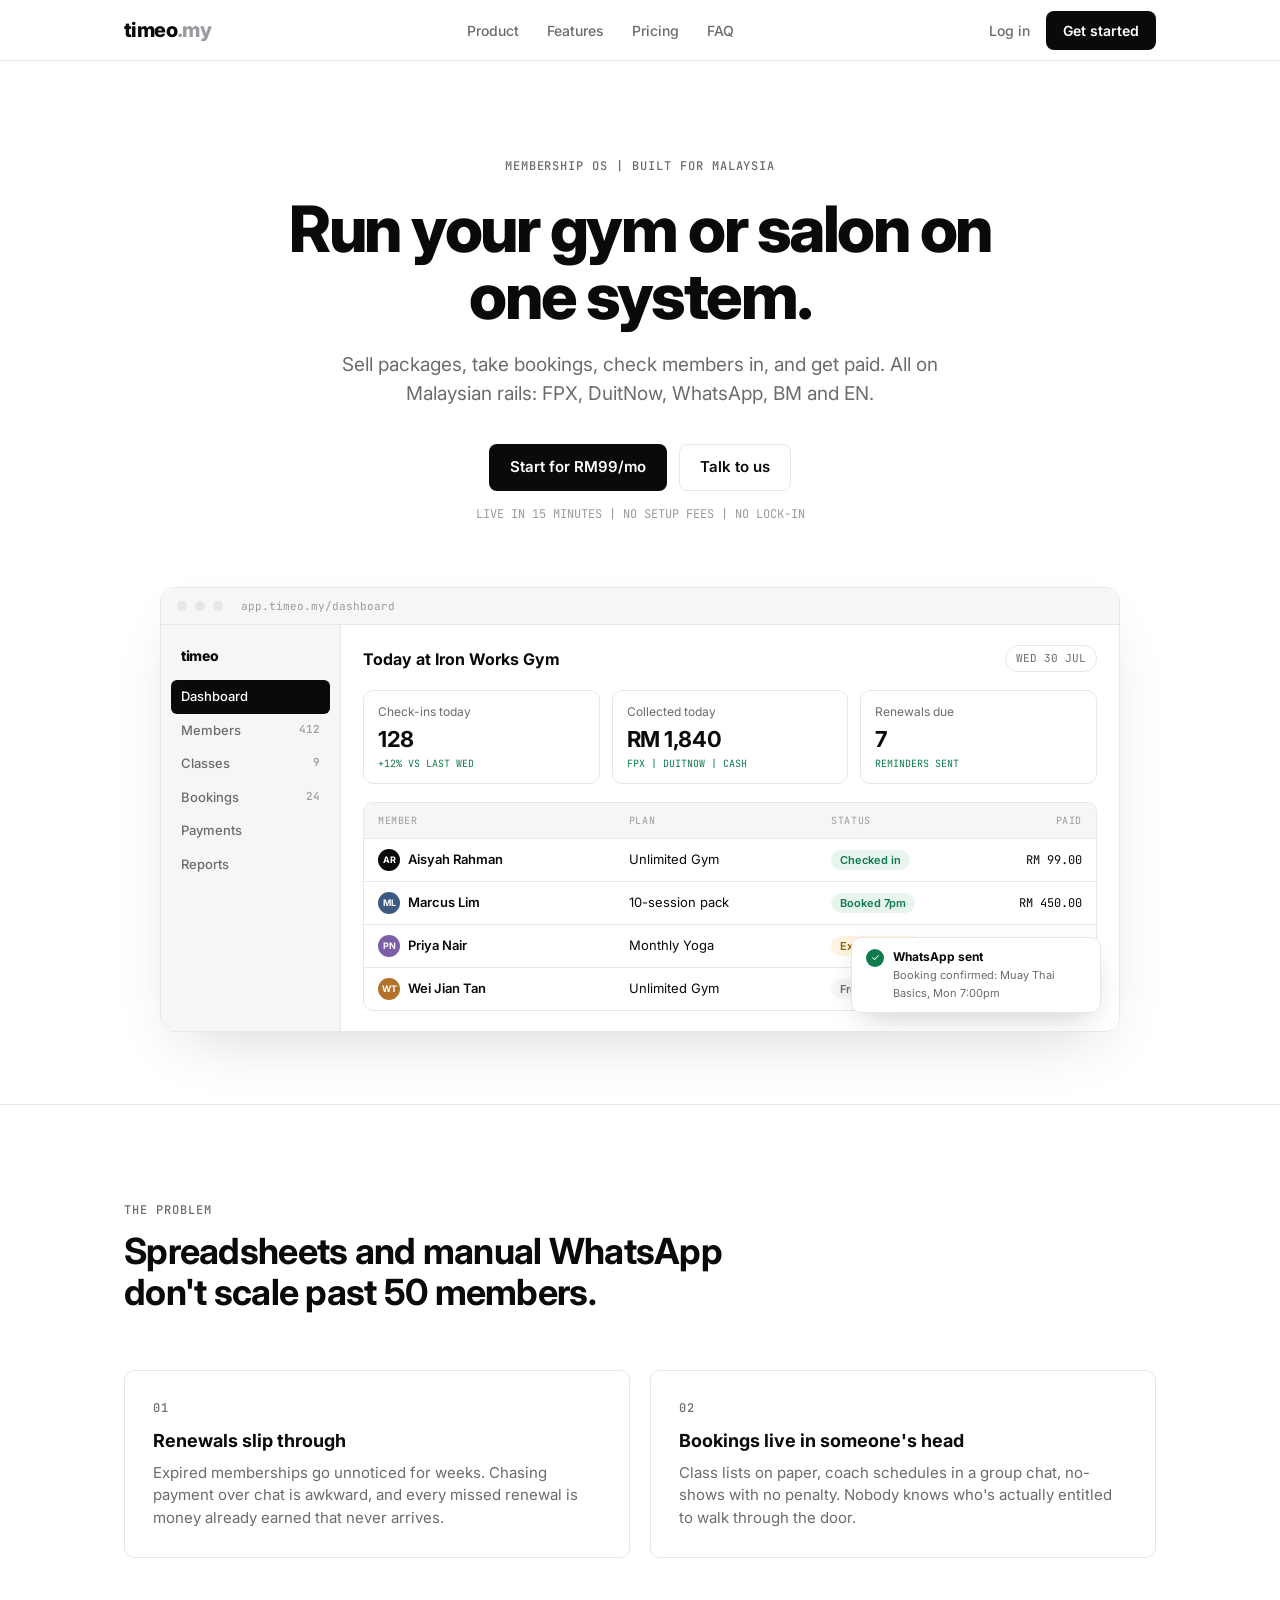
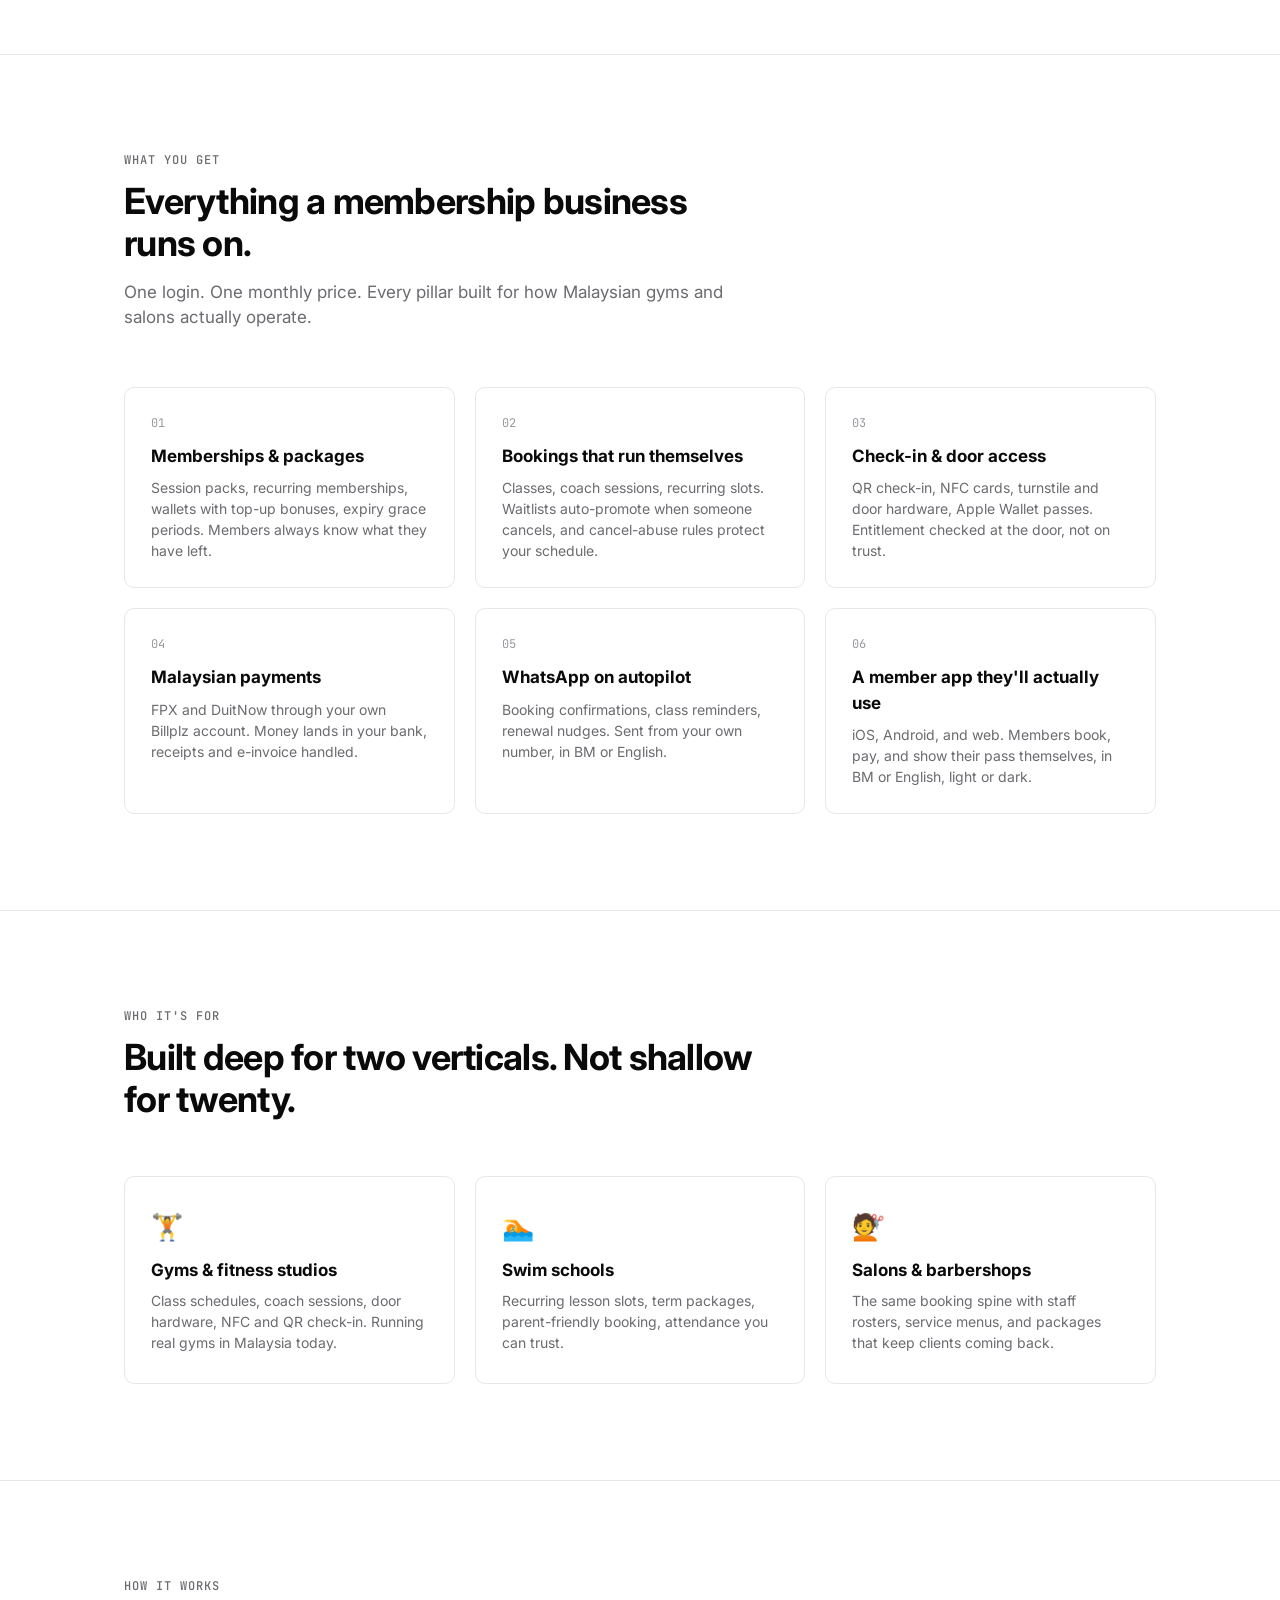
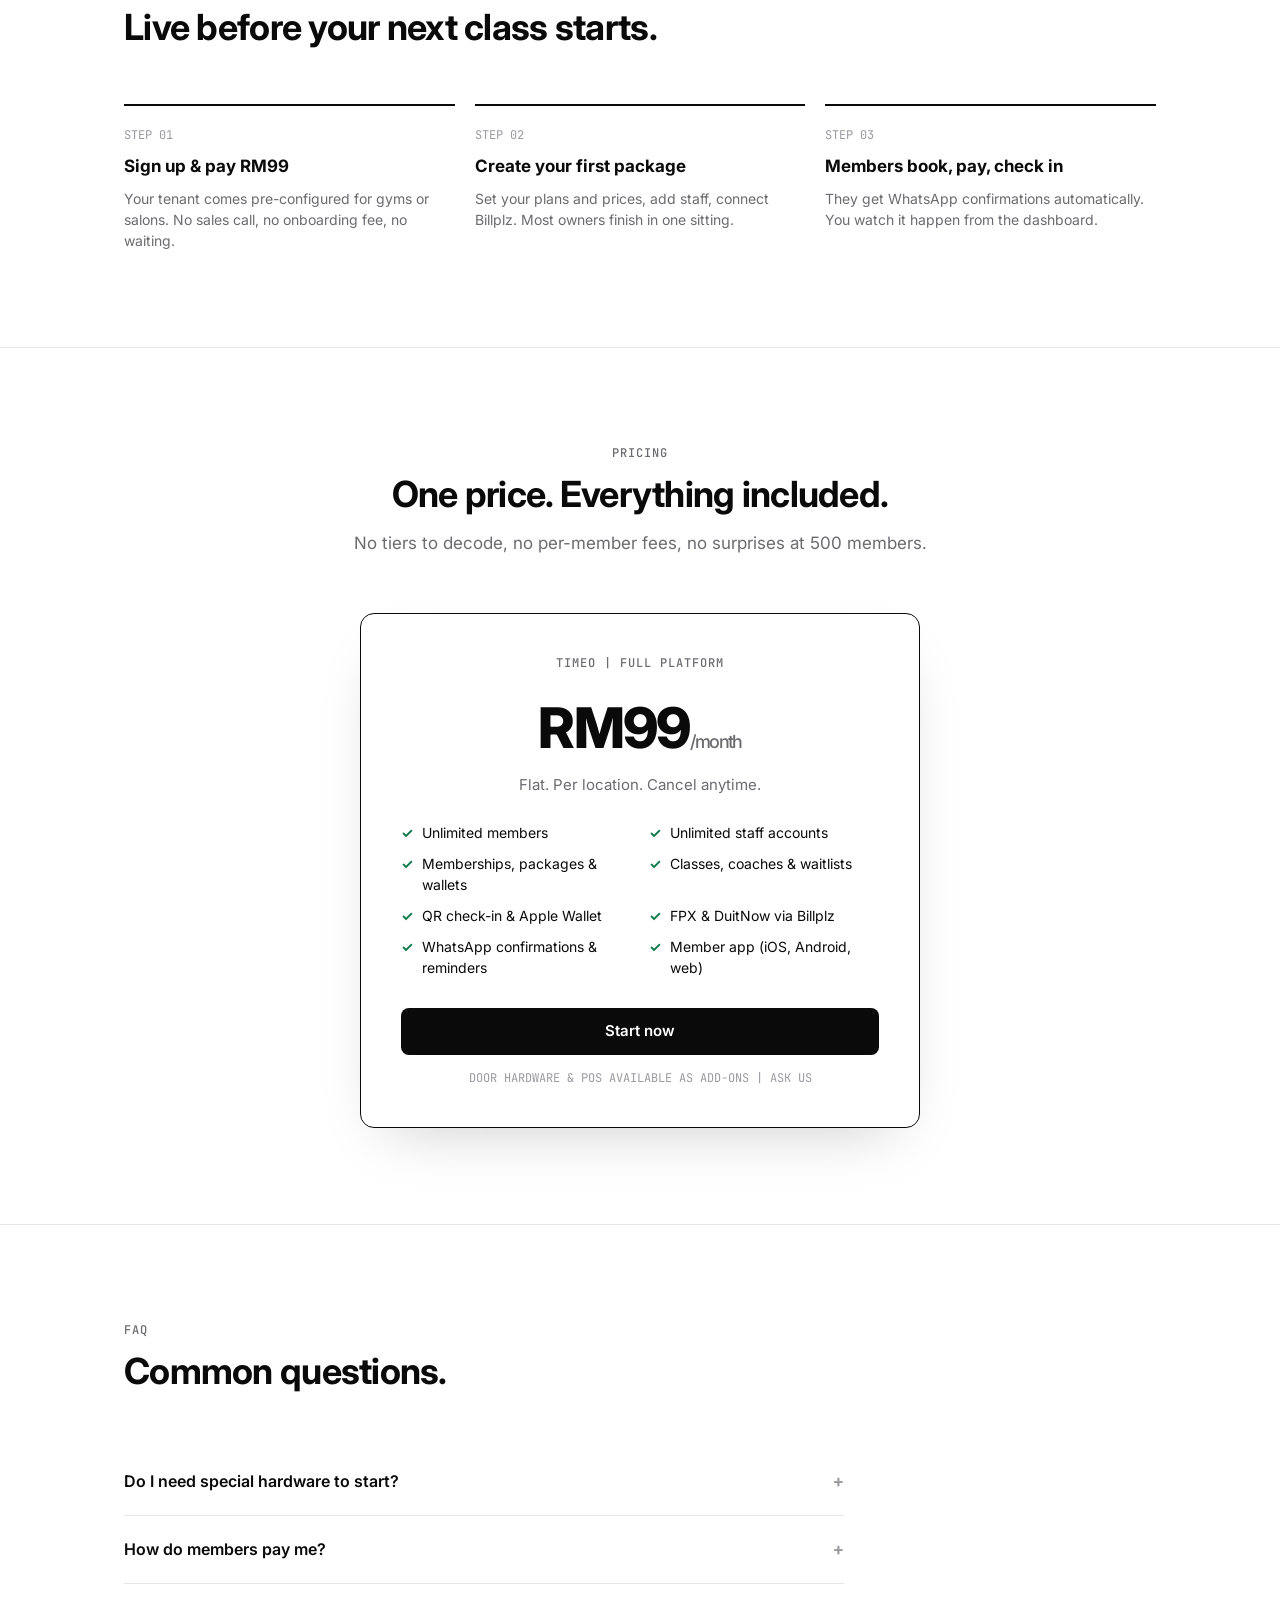
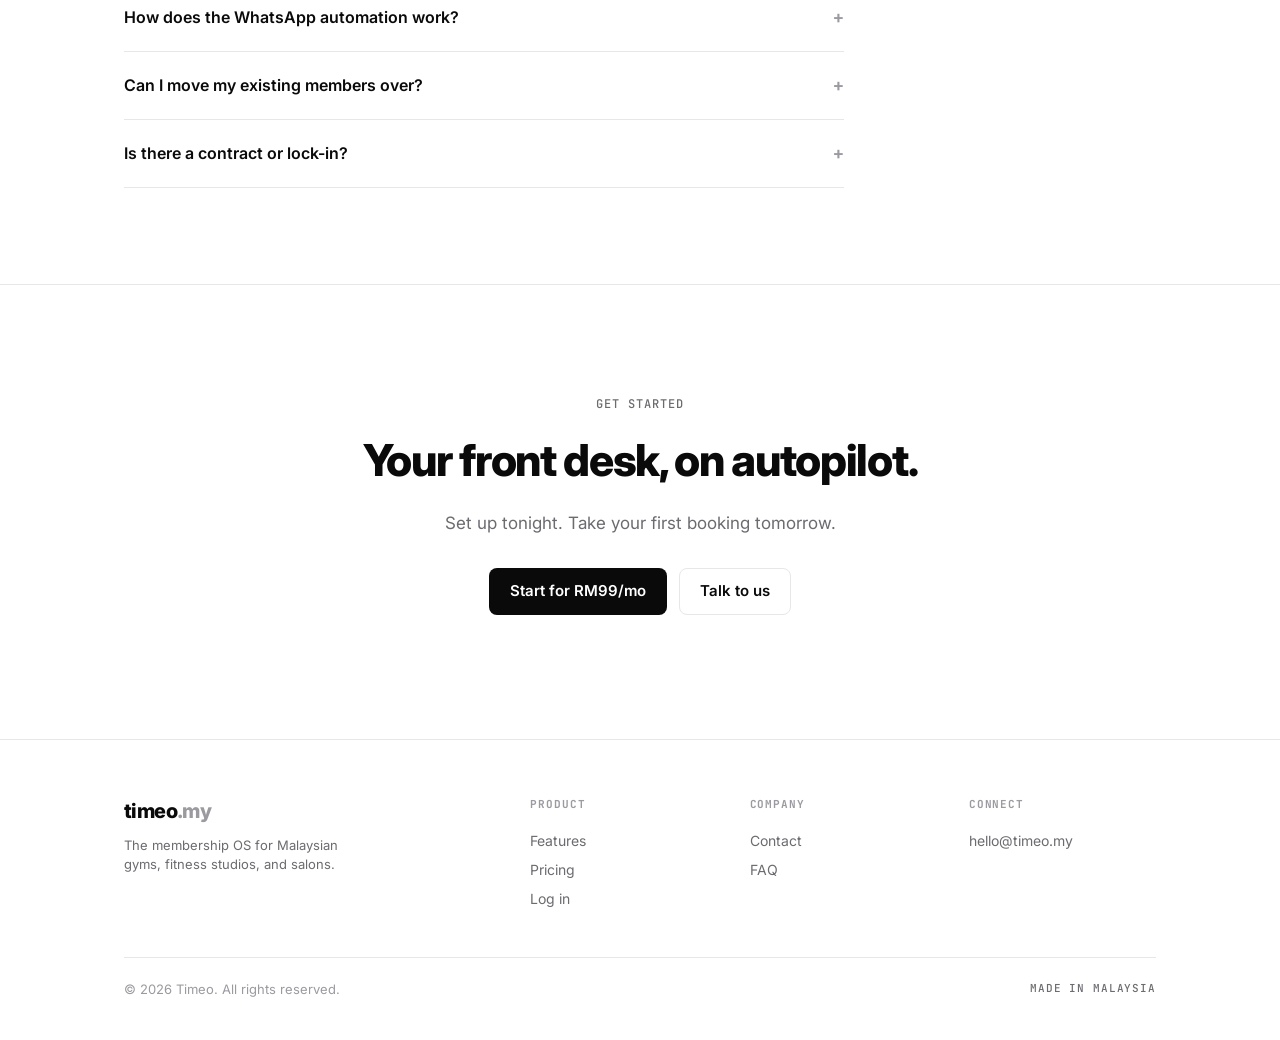
<file: index.html>
<!DOCTYPE html>
<html lang="en">
<head>
<meta charset="UTF-8">
<meta name="viewport" content="width=device-width, initial-scale=1.0">
<title>Timeo | The membership OS for Malaysian gyms and salons</title>
<meta name="description" content="Sell packages, take bookings, check members in, and get paid. FPX, DuitNow, WhatsApp, BM/EN. RM99/mo flat.">
<link rel="icon" href="favicon.svg">
<link rel="preconnect" href="https://fonts.googleapis.com">
<link rel="preconnect" href="https://fonts.gstatic.com" crossorigin>
<link href="https://fonts.googleapis.com/css2?family=Inter:wght@400;500;600;700;800&family=JetBrains+Mono:wght@400;500;600&display=swap" rel="stylesheet">
<style>
  :root {
    --ink: #0a0a0b;
    --ink-2: #1c1c20;
    --muted: #6b6b70;
    --faint: #9a9aa0;
    --line: #e7e7e9;
    --surface: #f6f6f7;
    --card: #ffffff;
    --green: #0f7b4d;
    --green-bg: #e8f5ee;
    --amber: #92600a;
    --amber-bg: #fdf3e0;
    --radius: 10px;
    --sans: 'Inter', -apple-system, system-ui, sans-serif;
    --mono: 'JetBrains Mono', ui-monospace, monospace;
  }
  * { margin: 0; padding: 0; box-sizing: border-box; }
  html { scroll-behavior: smooth; }
  body { font-family: var(--sans); color: var(--ink); background: #fff; line-height: 1.5; -webkit-font-smoothing: antialiased; }
  a { color: inherit; text-decoration: none; }
  .wrap { max-width: 1080px; margin: 0 auto; padding: 0 24px; }
  .mono-label { font-family: var(--mono); font-size: 12px; font-weight: 500; letter-spacing: 0.08em; text-transform: uppercase; color: var(--muted); }
  .section { padding: 96px 0; border-top: 1px solid var(--line); }
  .section-head { max-width: 640px; margin-bottom: 56px; }
  .section-head h2 { font-size: 36px; font-weight: 700; letter-spacing: -0.02em; line-height: 1.15; margin: 12px 0 16px; }
  .section-head p { font-size: 17px; color: var(--muted); }

  /* Buttons */
  .btn { display: inline-flex; align-items: center; gap: 8px; font-size: 15px; font-weight: 600; padding: 11px 20px; border-radius: 8px; border: 1px solid transparent; cursor: pointer; transition: all .15s ease; }
  .btn-primary { background: var(--ink); color: #fff; }
  .btn-primary:hover { background: var(--ink-2); transform: translateY(-1px); }
  .btn-ghost { border-color: var(--line); background: #fff; color: var(--ink); }
  .btn-ghost:hover { background: var(--surface); }

  /* Nav */
  .nav { position: sticky; top: 0; z-index: 50; background: rgba(255,255,255,.85); backdrop-filter: blur(12px); border-bottom: 1px solid var(--line); }
  .nav-inner { display: flex; align-items: center; justify-content: space-between; height: 60px; }
  .logo { font-size: 20px; font-weight: 800; letter-spacing: -0.03em; }
  .logo span { color: var(--faint); }
  .nav-links { display: flex; gap: 28px; font-size: 14px; font-weight: 500; color: var(--muted); }
  .nav-links a:hover { color: var(--ink); }
  .nav-ctas { display: flex; gap: 10px; align-items: center; }
  .nav-ctas .login { font-size: 14px; font-weight: 500; color: var(--muted); margin-right: 6px; }
  .nav-ctas .login:hover { color: var(--ink); }
  .nav-ctas .btn { padding: 8px 16px; font-size: 14px; }

  /* Hero */
  .hero { padding: 96px 0 72px; text-align: center; }
  .hero h1 { font-size: clamp(40px, 6vw, 64px); font-weight: 800; letter-spacing: -0.035em; line-height: 1.05; margin: 20px auto 22px; max-width: 800px; }
  .hero p.sub { font-size: 19px; color: var(--muted); max-width: 620px; margin: 0 auto 36px; }
  .hero-ctas { display: flex; gap: 12px; justify-content: center; margin-bottom: 14px; }
  .hero-note { font-family: var(--mono); font-size: 12px; color: var(--faint); }

  /* Mockup */
  .mock-frame { margin: 64px auto 0; max-width: 960px; border: 1px solid var(--line); border-radius: 14px; overflow: hidden; box-shadow: 0 24px 60px -24px rgba(10,10,11,.18); text-align: left; }
  .mock-bar { display: flex; align-items: center; gap: 8px; padding: 10px 16px; border-bottom: 1px solid var(--line); background: var(--surface); }
  .mock-dot { width: 10px; height: 10px; border-radius: 50%; background: var(--line); }
  .mock-url { font-family: var(--mono); font-size: 11px; color: var(--faint); margin-left: 10px; }
  .mock-body { display: flex; min-height: 380px; background: #fff; }
  .mock-side { width: 180px; border-right: 1px solid var(--line); padding: 16px 10px; background: var(--surface); flex-shrink: 0; }
  .mock-side .brand { font-weight: 800; font-size: 14px; padding: 4px 10px 14px; letter-spacing: -0.02em; }
  .mock-nav-item { font-size: 13px; font-weight: 500; color: var(--muted); padding: 7px 10px; border-radius: 6px; display: flex; justify-content: space-between; }
  .mock-nav-item.active { background: var(--ink); color: #fff; }
  .mock-nav-item .count { font-family: var(--mono); font-size: 11px; color: var(--faint); }
  .mock-nav-item.active .count { color: rgba(255,255,255,.6); }
  .mock-main { flex: 1; padding: 20px 22px; min-width: 0; }
  .mock-title-row { display: flex; justify-content: space-between; align-items: center; margin-bottom: 18px; }
  .mock-title { font-size: 16px; font-weight: 700; }
  .mock-chip { font-family: var(--mono); font-size: 11px; padding: 4px 10px; border: 1px solid var(--line); border-radius: 99px; color: var(--muted); }
  .mock-stats { display: grid; grid-template-columns: repeat(3, 1fr); gap: 12px; margin-bottom: 18px; }
  .mock-stat { border: 1px solid var(--line); border-radius: var(--radius); padding: 12px 14px; }
  .mock-stat .k { font-size: 12px; color: var(--muted); }
  .mock-stat .v { font-size: 22px; font-weight: 700; letter-spacing: -0.02em; margin-top: 2px; }
  .mock-stat .d { font-family: var(--mono); font-size: 10px; color: var(--green); }
  .mock-table { border: 1px solid var(--line); border-radius: var(--radius); overflow: hidden; }
  .mock-row { display: grid; grid-template-columns: 2fr 1.6fr 1fr 1fr; gap: 8px; padding: 10px 14px; font-size: 13px; border-top: 1px solid var(--line); align-items: center; }
  .mock-row:first-child { border-top: 0; background: var(--surface); font-family: var(--mono); font-size: 10px; text-transform: uppercase; letter-spacing: .06em; color: var(--faint); }
  .mock-row .name { font-weight: 600; display: flex; align-items: center; gap: 8px; }
  .mock-ava { width: 22px; height: 22px; border-radius: 50%; background: var(--ink); color: #fff; font-size: 9px; font-weight: 700; display: inline-flex; align-items: center; justify-content: center; flex-shrink: 0; }
  .mock-ava.b { background: #3d5a80; } .mock-ava.c { background: #7b5ea7; } .mock-ava.d2 { background: #b3722a; }
  .pill { font-size: 11px; font-weight: 600; padding: 3px 9px; border-radius: 99px; width: fit-content; }
  .pill.ok { background: var(--green-bg); color: var(--green); }
  .pill.warn { background: var(--amber-bg); color: var(--amber); }
  .pill.mut { background: var(--surface); color: var(--muted); }
  .mock-amt { font-family: var(--mono); font-size: 12px; text-align: right; }
  .mock-toast { position: absolute; right: 18px; bottom: 18px; background: #fff; border: 1px solid var(--line); border-radius: var(--radius); padding: 10px 14px; font-size: 12px; box-shadow: 0 12px 32px -12px rgba(10,10,11,.25); display: flex; gap: 9px; align-items: flex-start; max-width: 250px; }
  .mock-toast .wa { width: 18px; height: 18px; border-radius: 50%; background: var(--green); color: #fff; font-size: 10px; display: flex; align-items: center; justify-content: center; flex-shrink: 0; margin-top: 1px; }
  .mock-toast b { display: block; font-size: 12px; }
  .mock-toast span { color: var(--muted); font-size: 11px; }
  .mock-main-rel { position: relative; }

  /* Problem */
  .prob-grid { display: grid; grid-template-columns: 1fr 1fr; gap: 20px; }
  .prob-card { border: 1px solid var(--line); border-radius: var(--radius); padding: 28px; }
  .prob-card h3 { font-size: 18px; font-weight: 700; margin: 10px 0 8px; }
  .prob-card p { font-size: 15px; color: var(--muted); }

  /* Pillars */
  .pillar-grid { display: grid; grid-template-columns: repeat(3, 1fr); gap: 20px; }
  .pillar { border: 1px solid var(--line); border-radius: var(--radius); padding: 26px; background: var(--card); transition: transform .15s ease, box-shadow .15s ease; }
  .pillar:hover { transform: translateY(-2px); box-shadow: 0 16px 40px -20px rgba(10,10,11,.18); }
  .pillar .num { font-family: var(--mono); font-size: 12px; color: var(--faint); }
  .pillar h3 { font-size: 17px; font-weight: 700; margin: 12px 0 8px; }
  .pillar p { font-size: 14px; color: var(--muted); }

  /* Verticals */
  .vert-strip { display: grid; grid-template-columns: repeat(3, 1fr); gap: 20px; }
  .vert { border: 1px solid var(--line); border-radius: var(--radius); padding: 30px 26px; }
  .vert .emoji { font-size: 26px; }
  .vert h3 { font-size: 17px; font-weight: 700; margin: 12px 0 6px; }
  .vert p { font-size: 14px; color: var(--muted); }

  /* Steps */
  .steps { display: grid; grid-template-columns: repeat(3, 1fr); gap: 20px; counter-reset: step; }
  .step { border-top: 2px solid var(--ink); padding-top: 20px; }
  .step .num { font-family: var(--mono); font-size: 12px; color: var(--faint); }
  .step h3 { font-size: 17px; font-weight: 700; margin: 10px 0 8px; }
  .step p { font-size: 14px; color: var(--muted); }

  /* Pricing */
  .price-card { border: 1px solid var(--ink); border-radius: 14px; max-width: 560px; margin: 0 auto; padding: 40px; text-align: center; box-shadow: 0 24px 60px -30px rgba(10,10,11,.25); }
  .price-amount { font-size: 56px; font-weight: 800; letter-spacing: -0.03em; margin: 14px 0 4px; }
  .price-amount small { font-size: 18px; font-weight: 500; color: var(--muted); }
  .price-note { font-size: 15px; color: var(--muted); margin-bottom: 26px; }
  .price-feats { display: grid; grid-template-columns: 1fr 1fr; gap: 10px 18px; text-align: left; margin-bottom: 30px; font-size: 14px; }
  .price-feats div { display: flex; gap: 9px; align-items: baseline; }
  .price-feats .tick { color: var(--green); font-weight: 700; }
  .price-sub { font-family: var(--mono); font-size: 12px; color: var(--faint); margin-top: 14px; }

  /* FAQ */
  .faq { max-width: 720px; }
  .faq details { border-bottom: 1px solid var(--line); }
  .faq summary { list-style: none; cursor: pointer; font-size: 16px; font-weight: 600; padding: 20px 0; display: flex; justify-content: space-between; align-items: center; }
  .faq summary::-webkit-details-marker { display: none; }
  .faq summary::after { content: "+"; font-family: var(--mono); font-size: 18px; color: var(--faint); transition: transform .15s; }
  .faq details[open] summary::after { transform: rotate(45deg); }
  .faq .a { padding: 0 0 20px; font-size: 15px; color: var(--muted); max-width: 600px; }

  /* CTA */
  .cta-final { text-align: center; padding: 110px 0; border-top: 1px solid var(--line); }
  .cta-final h2 { font-size: clamp(30px, 4.5vw, 44px); font-weight: 800; letter-spacing: -0.03em; margin: 14px 0 18px; }
  .cta-final p { font-size: 17px; color: var(--muted); margin-bottom: 32px; }

  /* Footer */
  footer { border-top: 1px solid var(--line); padding: 56px 0 40px; }
  .foot-grid { display: grid; grid-template-columns: 2fr 1fr 1fr 1fr; gap: 32px; margin-bottom: 44px; }
  .foot-brand p { font-size: 13px; color: var(--muted); margin-top: 10px; max-width: 240px; }
  .foot-col h4 { font-family: var(--mono); font-size: 11px; text-transform: uppercase; letter-spacing: .08em; color: var(--faint); margin-bottom: 14px; }
  .foot-col a { display: block; font-size: 14px; color: var(--muted); padding: 4px 0; }
  .foot-col a:hover { color: var(--ink); }
  .foot-base { display: flex; justify-content: space-between; border-top: 1px solid var(--line); padding-top: 22px; font-size: 13px; color: var(--faint); }

  @media (max-width: 860px) {
    .section { padding: 64px 0; }
    .pillar-grid, .vert-strip, .steps, .prob-grid { grid-template-columns: 1fr; }
    .nav-links { display: none; }
    .mock-side { display: none; }
    .mock-stats { grid-template-columns: 1fr; }
    .mock-row { grid-template-columns: 1.6fr 1fr 1fr; }
    .mock-row .col-plan { display: none; }
    .foot-grid { grid-template-columns: 1fr 1fr; }
    .price-feats { grid-template-columns: 1fr; }
    .hero-ctas { flex-direction: column; align-items: center; }
  }
</style>
</head>
<body>

<nav class="nav">
  <div class="wrap nav-inner">
    <a class="logo" href="https://timeo.my">timeo<span>.my</span></a>
    <div class="nav-links">
      <a href="#product">Product</a>
      <a href="#features">Features</a>
      <a href="#pricing">Pricing</a>
      <a href="#faq">FAQ</a>
    </div>
    <div class="nav-ctas">
      <a class="login" href="https://app.timeo.my/sign-in">Log in</a>
      <a class="btn btn-primary" href="https://app.timeo.my/sign-in">Get started</a>
    </div>
  </div>
</nav>

<header class="hero wrap" id="product">
  <div class="mono-label">Membership OS | Built for Malaysia</div>
  <h1>Run your gym or salon on one system.</h1>
  <p class="sub">Sell packages, take bookings, check members in, and get paid. All on Malaysian rails: FPX, DuitNow, WhatsApp, BM and EN.</p>
  <div class="hero-ctas">
    <a class="btn btn-primary" href="https://app.timeo.my/sign-in">Start for RM99/mo</a>
    <a class="btn btn-ghost" href="mailto:hello@timeo.my">Talk to us</a>
  </div>
  <div class="hero-note">LIVE IN 15 MINUTES | NO SETUP FEES | NO LOCK-IN</div>

  <div class="mock-frame">
    <div class="mock-bar">
      <div class="mock-dot"></div><div class="mock-dot"></div><div class="mock-dot"></div>
      <span class="mock-url">app.timeo.my/dashboard</span>
    </div>
    <div class="mock-body">
      <div class="mock-side">
        <div class="brand">timeo</div>
        <div class="mock-nav-item active">Dashboard</div>
        <div class="mock-nav-item">Members <span class="count">412</span></div>
        <div class="mock-nav-item">Classes <span class="count">9</span></div>
        <div class="mock-nav-item">Bookings <span class="count">24</span></div>
        <div class="mock-nav-item">Payments</div>
        <div class="mock-nav-item">Reports</div>
      </div>
      <div class="mock-main mock-main-rel">
        <div class="mock-title-row">
          <div class="mock-title">Today at Iron Works Gym</div>
          <div class="mock-chip">WED 30 JUL</div>
        </div>
        <div class="mock-stats">
          <div class="mock-stat"><div class="k">Check-ins today</div><div class="v">128</div><div class="d">+12% VS LAST WED</div></div>
          <div class="mock-stat"><div class="k">Collected today</div><div class="v">RM 1,840</div><div class="d">FPX | DUITNOW | CASH</div></div>
          <div class="mock-stat"><div class="k">Renewals due</div><div class="v">7</div><div class="d">REMINDERS SENT</div></div>
        </div>
        <div class="mock-table">
          <div class="mock-row"><div>Member</div><div class="col-plan">Plan</div><div>Status</div><div style="text-align:right">Paid</div></div>
          <div class="mock-row">
            <div class="name"><span class="mock-ava">AR</span>Aisyah Rahman</div>
            <div class="col-plan">Unlimited Gym</div>
            <div><span class="pill ok">Checked in</span></div>
            <div class="mock-amt">RM 99.00</div>
          </div>
          <div class="mock-row">
            <div class="name"><span class="mock-ava b">ML</span>Marcus Lim</div>
            <div class="col-plan">10-session pack</div>
            <div><span class="pill ok">Booked 7pm</span></div>
            <div class="mock-amt">RM 450.00</div>
          </div>
          <div class="mock-row">
            <div class="name"><span class="mock-ava c">PN</span>Priya Nair</div>
            <div class="col-plan">Monthly Yoga</div>
            <div><span class="pill warn">Expires 2 Aug</span></div>
            <div class="mock-amt">RM 120.00</div>
          </div>
          <div class="mock-row">
            <div class="name"><span class="mock-ava d2">WT</span>Wei Jian Tan</div>
            <div class="col-plan">Unlimited Gym</div>
            <div><span class="pill mut">Frozen</span></div>
            <div class="mock-amt">RM 99.00</div>
          </div>
        </div>
        <div class="mock-toast">
          <div class="wa">✓</div>
          <div><b>WhatsApp sent</b><span>Booking confirmed: Muay Thai Basics, Mon 7:00pm</span></div>
        </div>
      </div>
    </div>
  </div>
</header>

<section class="section">
  <div class="wrap">
    <div class="section-head">
      <div class="mono-label">The problem</div>
      <h2>Spreadsheets and manual WhatsApp don't scale past 50 members.</h2>
    </div>
    <div class="prob-grid">
      <div class="prob-card">
        <div class="mono-label">01</div>
        <h3>Renewals slip through</h3>
        <p>Expired memberships go unnoticed for weeks. Chasing payment over chat is awkward, and every missed renewal is money already earned that never arrives.</p>
      </div>
      <div class="prob-card">
        <div class="mono-label">02</div>
        <h3>Bookings live in someone's head</h3>
        <p>Class lists on paper, coach schedules in a group chat, no-shows with no penalty. Nobody knows who's actually entitled to walk through the door.</p>
      </div>
    </div>
  </div>
</section>

<section class="section" id="features">
  <div class="wrap">
    <div class="section-head">
      <div class="mono-label">What you get</div>
      <h2>Everything a membership business runs on.</h2>
      <p>One login. One monthly price. Every pillar built for how Malaysian gyms and salons actually operate.</p>
    </div>
    <div class="pillar-grid">
      <div class="pillar">
        <div class="num">01</div>
        <h3>Memberships &amp; packages</h3>
        <p>Session packs, recurring memberships, wallets with top-up bonuses, expiry grace periods. Members always know what they have left.</p>
      </div>
      <div class="pillar">
        <div class="num">02</div>
        <h3>Bookings that run themselves</h3>
        <p>Classes, coach sessions, recurring slots. Waitlists auto-promote when someone cancels, and cancel-abuse rules protect your schedule.</p>
      </div>
      <div class="pillar">
        <div class="num">03</div>
        <h3>Check-in &amp; door access</h3>
        <p>QR check-in, NFC cards, turnstile and door hardware, Apple Wallet passes. Entitlement checked at the door, not on trust.</p>
      </div>
      <div class="pillar">
        <div class="num">04</div>
        <h3>Malaysian payments</h3>
        <p>FPX and DuitNow through your own Billplz account. Money lands in your bank, receipts and e-invoice handled.</p>
      </div>
      <div class="pillar">
        <div class="num">05</div>
        <h3>WhatsApp on autopilot</h3>
        <p>Booking confirmations, class reminders, renewal nudges. Sent from your own number, in BM or English.</p>
      </div>
      <div class="pillar">
        <div class="num">06</div>
        <h3>A member app they'll actually use</h3>
        <p>iOS, Android, and web. Members book, pay, and show their pass themselves, in BM or English, light or dark.</p>
      </div>
    </div>
  </div>
</section>

<section class="section">
  <div class="wrap">
    <div class="section-head">
      <div class="mono-label">Who it's for</div>
      <h2>Built deep for two verticals. Not shallow for twenty.</h2>
    </div>
    <div class="vert-strip">
      <div class="vert">
        <div class="emoji">🏋️</div>
        <h3>Gyms &amp; fitness studios</h3>
        <p>Class schedules, coach sessions, door hardware, NFC and QR check-in. Running real gyms in Malaysia today.</p>
      </div>
      <div class="vert">
        <div class="emoji">🏊</div>
        <h3>Swim schools</h3>
        <p>Recurring lesson slots, term packages, parent-friendly booking, attendance you can trust.</p>
      </div>
      <div class="vert">
        <div class="emoji">💇</div>
        <h3>Salons &amp; barbershops</h3>
        <p>The same booking spine with staff rosters, service menus, and packages that keep clients coming back.</p>
      </div>
    </div>
  </div>
</section>

<section class="section">
  <div class="wrap">
    <div class="section-head">
      <div class="mono-label">How it works</div>
      <h2>Live before your next class starts.</h2>
    </div>
    <div class="steps">
      <div class="step">
        <div class="num">STEP 01</div>
        <h3>Sign up &amp; pay RM99</h3>
        <p>Your tenant comes pre-configured for gyms or salons. No sales call, no onboarding fee, no waiting.</p>
      </div>
      <div class="step">
        <div class="num">STEP 02</div>
        <h3>Create your first package</h3>
        <p>Set your plans and prices, add staff, connect Billplz. Most owners finish in one sitting.</p>
      </div>
      <div class="step">
        <div class="num">STEP 03</div>
        <h3>Members book, pay, check in</h3>
        <p>They get WhatsApp confirmations automatically. You watch it happen from the dashboard.</p>
      </div>
    </div>
  </div>
</section>

<section class="section" id="pricing">
  <div class="wrap">
    <div class="section-head" style="text-align:center; margin-left:auto; margin-right:auto;">
      <div class="mono-label">Pricing</div>
      <h2>One price. Everything included.</h2>
      <p>No tiers to decode, no per-member fees, no surprises at 500 members.</p>
    </div>
    <div class="price-card">
      <div class="mono-label">Timeo | Full platform</div>
      <div class="price-amount">RM99<small>/month</small></div>
      <p class="price-note">Flat. Per location. Cancel anytime.</p>
      <div class="price-feats">
        <div><span class="tick">✓</span> Unlimited members</div>
        <div><span class="tick">✓</span> Unlimited staff accounts</div>
        <div><span class="tick">✓</span> Memberships, packages &amp; wallets</div>
        <div><span class="tick">✓</span> Classes, coaches &amp; waitlists</div>
        <div><span class="tick">✓</span> QR check-in &amp; Apple Wallet</div>
        <div><span class="tick">✓</span> FPX &amp; DuitNow via Billplz</div>
        <div><span class="tick">✓</span> WhatsApp confirmations &amp; reminders</div>
        <div><span class="tick">✓</span> Member app (iOS, Android, web)</div>
      </div>
      <a class="btn btn-primary" href="https://app.timeo.my/sign-in" style="width:100%; justify-content:center;">Start now</a>
      <div class="price-sub">DOOR HARDWARE &amp; POS AVAILABLE AS ADD-ONS | ASK US</div>
    </div>
  </div>
</section>

<section class="section" id="faq">
  <div class="wrap">
    <div class="section-head">
      <div class="mono-label">FAQ</div>
      <h2>Common questions.</h2>
    </div>
    <div class="faq">
      <details>
        <summary>Do I need special hardware to start?</summary>
        <div class="a">No. QR check-in works with any phone or tablet from day one. NFC cards, turnstiles, and door controllers are optional add-ons when you're ready to gate entry automatically.</div>
      </details>
      <details>
        <summary>How do members pay me?</summary>
        <div class="a">Online payments run through your own Billplz account, so FPX and DuitNow transfers land directly in your bank. Cash and terminal payments can be recorded at the counter too.</div>
      </details>
      <details>
        <summary>How does the WhatsApp automation work?</summary>
        <div class="a">You scan one QR code to connect your business WhatsApp number. From then on, booking confirmations, class reminders, and renewal nudges send automatically from your own number.</div>
      </details>
      <details>
        <summary>Can I move my existing members over?</summary>
        <div class="a">Yes. Bring your member list in a spreadsheet and we'll help you import members, remaining sessions, and expiry dates so nobody loses what they've paid for.</div>
      </details>
      <details>
        <summary>Is there a contract or lock-in?</summary>
        <div class="a">No. RM99/mo, cancel anytime, and your data is always yours to export.</div>
      </details>
    </div>
  </div>
</section>

<section class="cta-final">
  <div class="wrap">
    <div class="mono-label">Get started</div>
    <h2>Your front desk, on autopilot.</h2>
    <p>Set up tonight. Take your first booking tomorrow.</p>
    <div class="hero-ctas">
      <a class="btn btn-primary" href="https://app.timeo.my/sign-in">Start for RM99/mo</a>
      <a class="btn btn-ghost" href="mailto:hello@timeo.my">Talk to us</a>
    </div>
  </div>
</section>

<footer>
  <div class="wrap">
    <div class="foot-grid">
      <div class="foot-brand">
        <div class="logo">timeo<span>.my</span></div>
        <p>The membership OS for Malaysian gyms, fitness studios, and salons.</p>
      </div>
      <div class="foot-col">
        <h4>Product</h4>
        <a href="#features">Features</a>
        <a href="#pricing">Pricing</a>
        <a href="https://app.timeo.my/sign-in">Log in</a>
      </div>
      <div class="foot-col">
        <h4>Company</h4>
        <a href="mailto:hello@timeo.my">Contact</a>
        <a href="#faq">FAQ</a>
      </div>
      <div class="foot-col">
        <h4>Connect</h4>
        <a href="mailto:hello@timeo.my">hello@timeo.my</a>
      </div>
    </div>
    <div class="foot-base">
      <span>© 2026 Timeo. All rights reserved.</span>
      <span class="mono-label" style="font-size:11px">MADE IN MALAYSIA</span>
    </div>
  </div>
</footer>

</body>
</html>
</file>
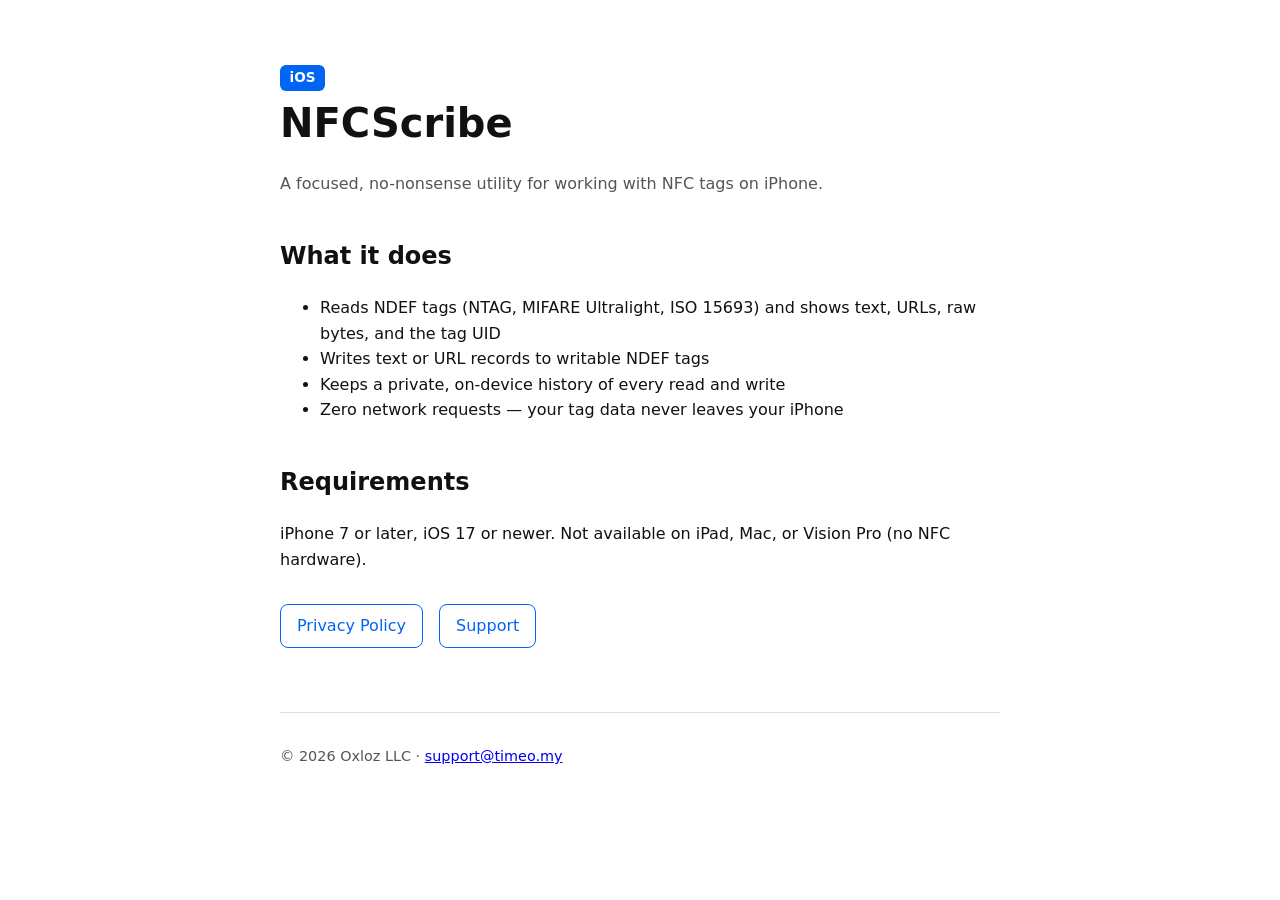
<file: nfcscribe/index.html>
<!DOCTYPE html>
<html lang="en">
<head>
<meta charset="utf-8">
<meta name="viewport" content="width=device-width, initial-scale=1">
<title>NFCScribe — read & write NFC tags on iPhone</title>
<style>
:root { color-scheme: light dark; --fg: #111; --bg: #fff; --muted: #555; --accent: #0064F5; }
@media (prefers-color-scheme: dark) { :root { --fg: #f0f0f0; --bg: #111; --muted: #aaa; --accent: #4d94ff; } }
* { box-sizing: border-box; }
body { margin: 0; padding: 4rem 1.5rem; font: 16px/1.6 -apple-system, BlinkMacSystemFont, system-ui, sans-serif; color: var(--fg); background: var(--bg); }
.wrap { max-width: 720px; margin: 0 auto; }
h1 { font-size: 2.5rem; margin: 0 0 0.5rem; }
h2 { margin-top: 2.5rem; }
.tag { display: inline-block; background: var(--accent); color: #fff; padding: 0.15rem 0.6rem; border-radius: 6px; font-size: 0.85rem; font-weight: 600; }
.muted { color: var(--muted); }
nav { margin-top: 2rem; display: flex; gap: 1rem; flex-wrap: wrap; }
nav a { color: var(--accent); text-decoration: none; padding: 0.5rem 1rem; border: 1px solid var(--accent); border-radius: 8px; }
nav a:hover { background: var(--accent); color: #fff; }
footer { margin-top: 4rem; padding-top: 2rem; border-top: 1px solid #ddd; color: var(--muted); font-size: 0.9rem; }
</style>
</head>
<body>
<div class="wrap">
<span class="tag">iOS</span>
<h1>NFCScribe</h1>
<p class="muted">A focused, no-nonsense utility for working with NFC tags on iPhone.</p>

<h2>What it does</h2>
<ul>
<li>Reads NDEF tags (NTAG, MIFARE Ultralight, ISO 15693) and shows text, URLs, raw bytes, and the tag UID</li>
<li>Writes text or URL records to writable NDEF tags</li>
<li>Keeps a private, on-device history of every read and write</li>
<li>Zero network requests — your tag data never leaves your iPhone</li>
</ul>

<h2>Requirements</h2>
<p>iPhone 7 or later, iOS 17 or newer. Not available on iPad, Mac, or Vision Pro (no NFC hardware).</p>

<nav>
<a href="privacy.html">Privacy Policy</a>
<a href="support.html">Support</a>
</nav>

<footer>
&copy; 2026 Oxloz LLC · <a href="mailto:support@timeo.my">support@timeo.my</a>
</footer>
</div>
</body>
</html>
</file>
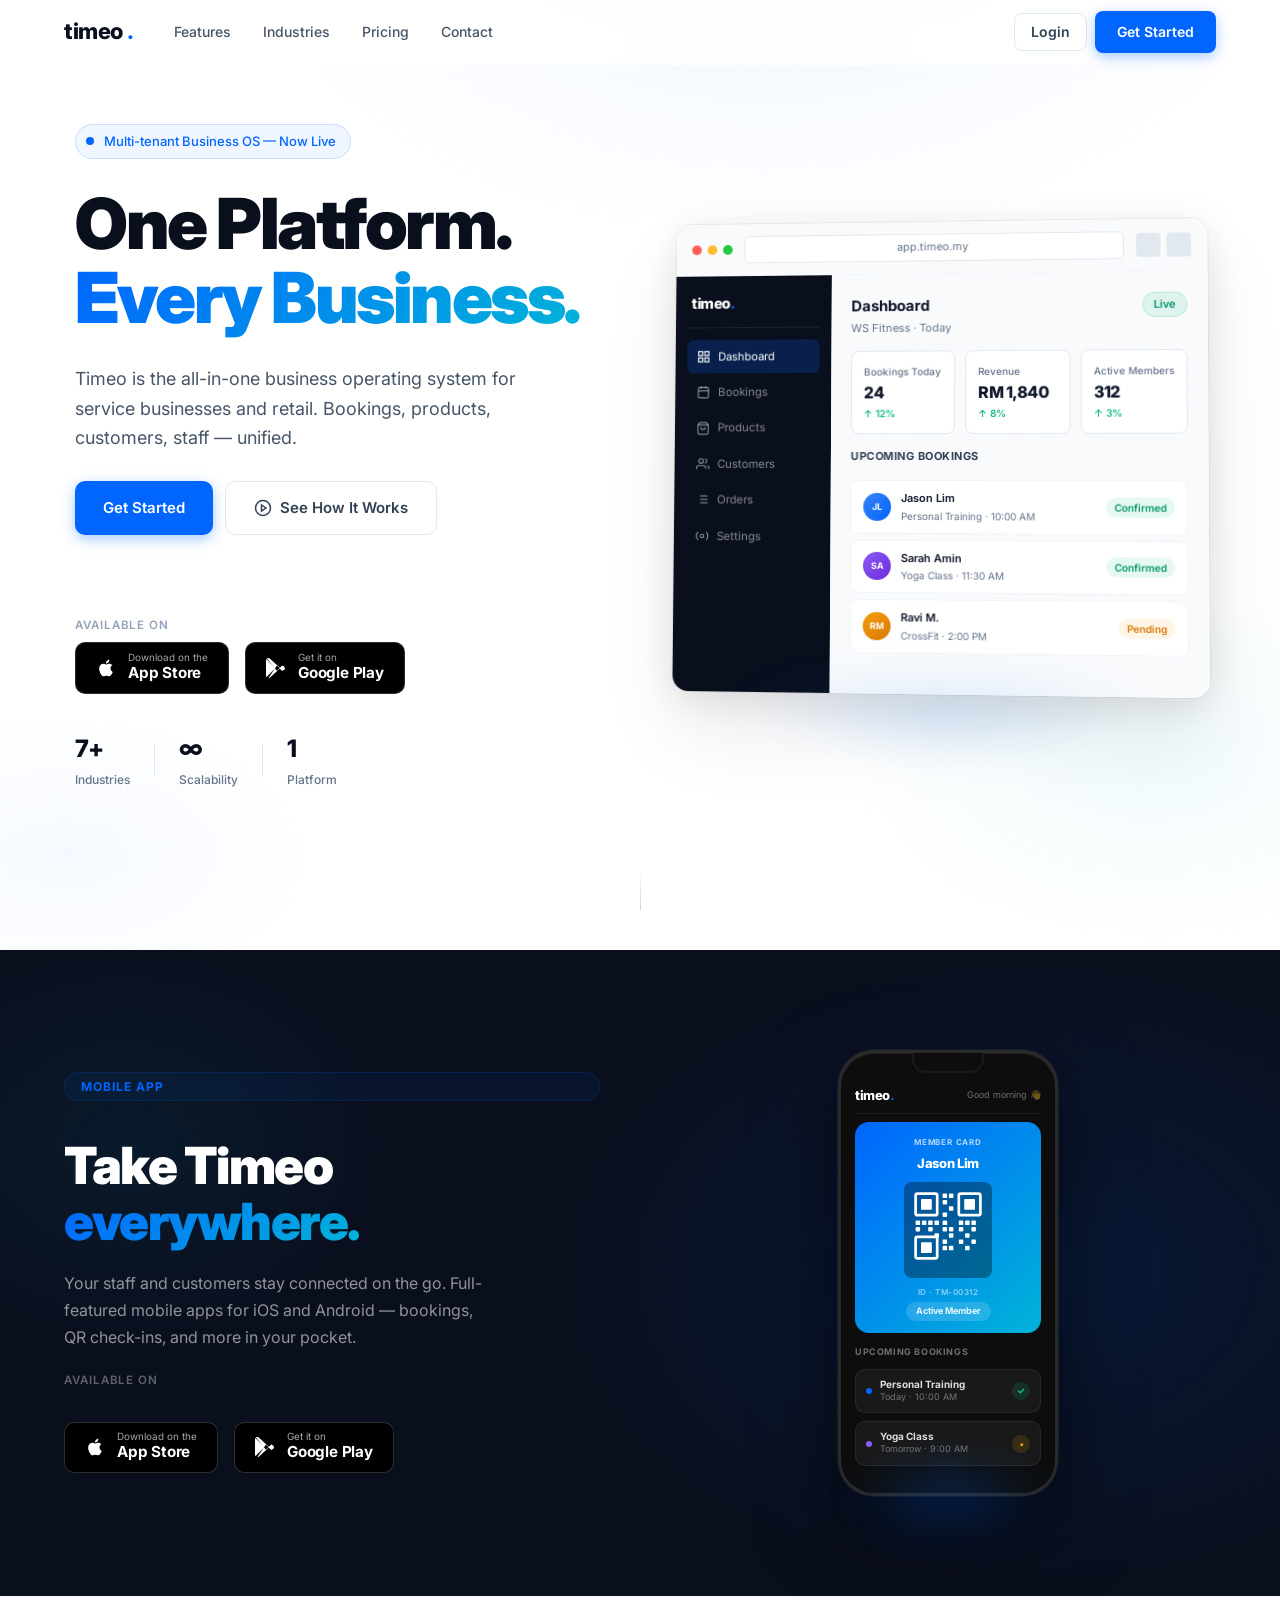
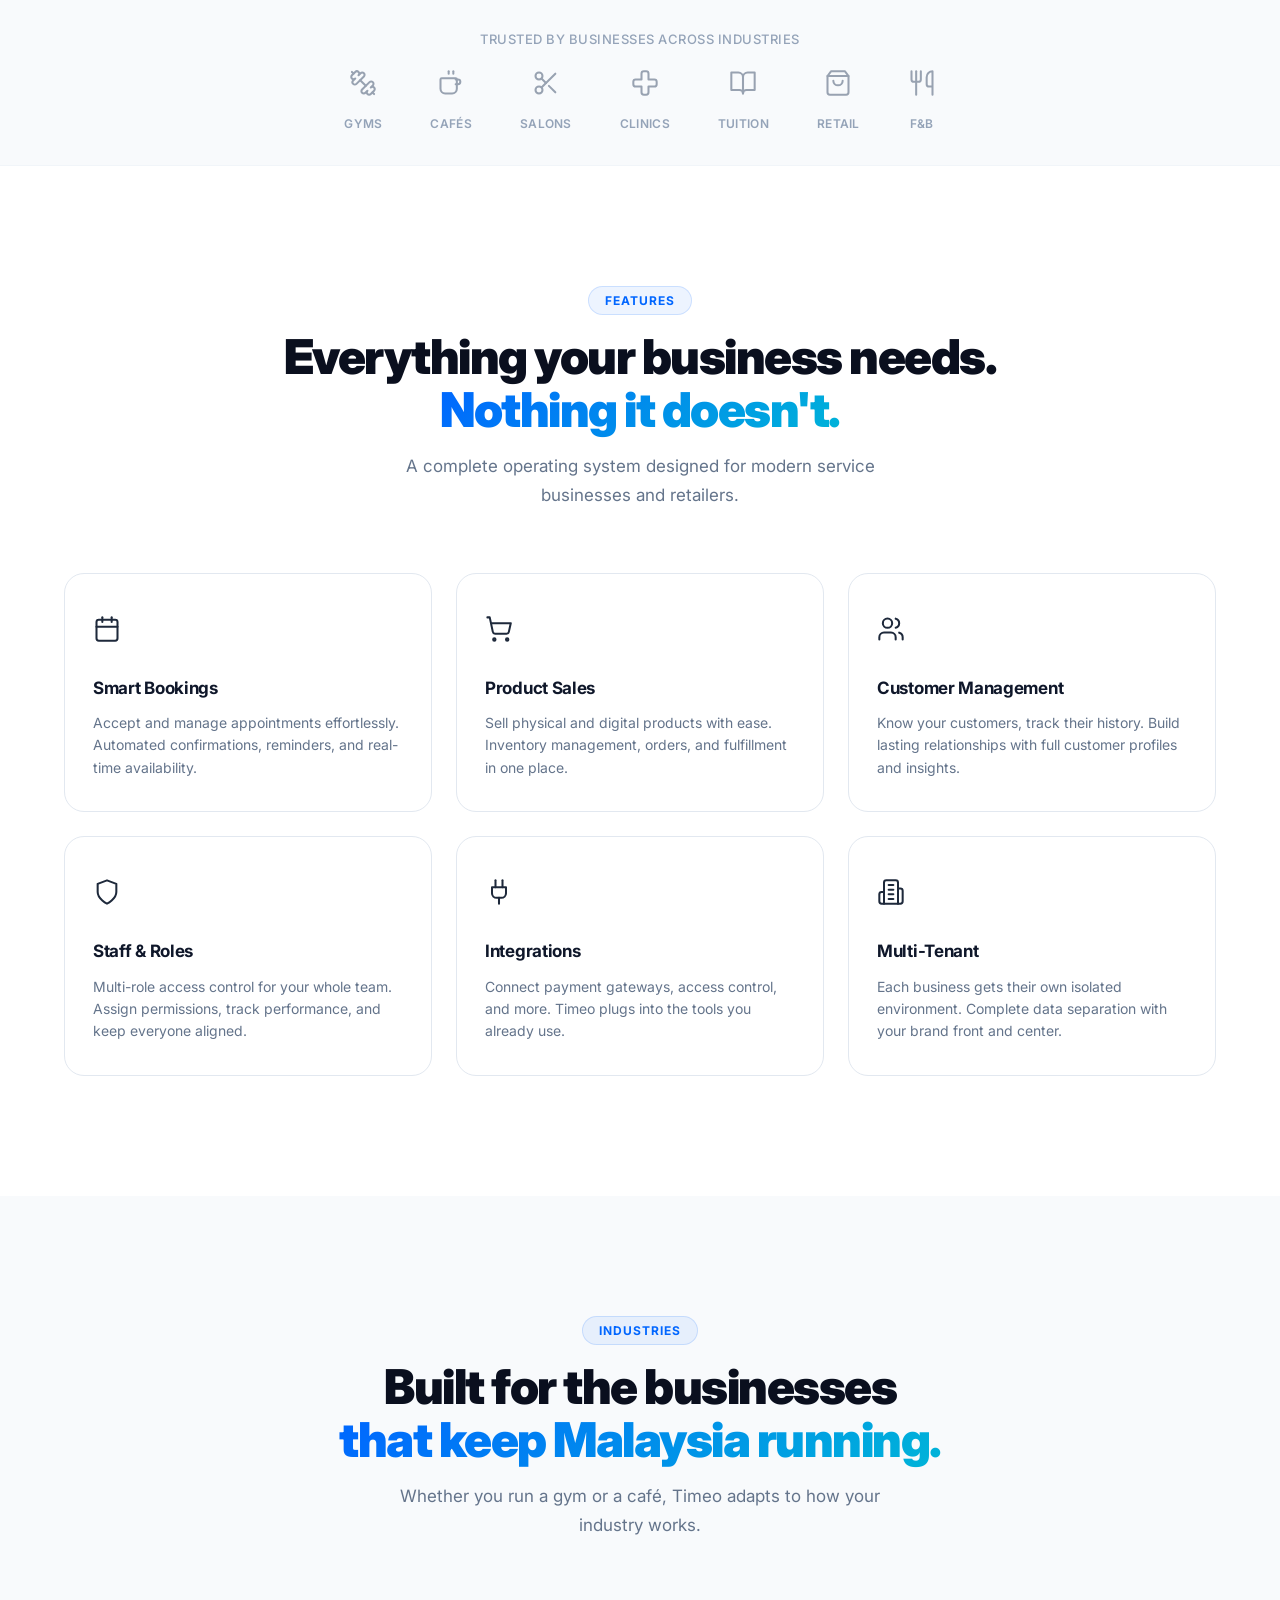
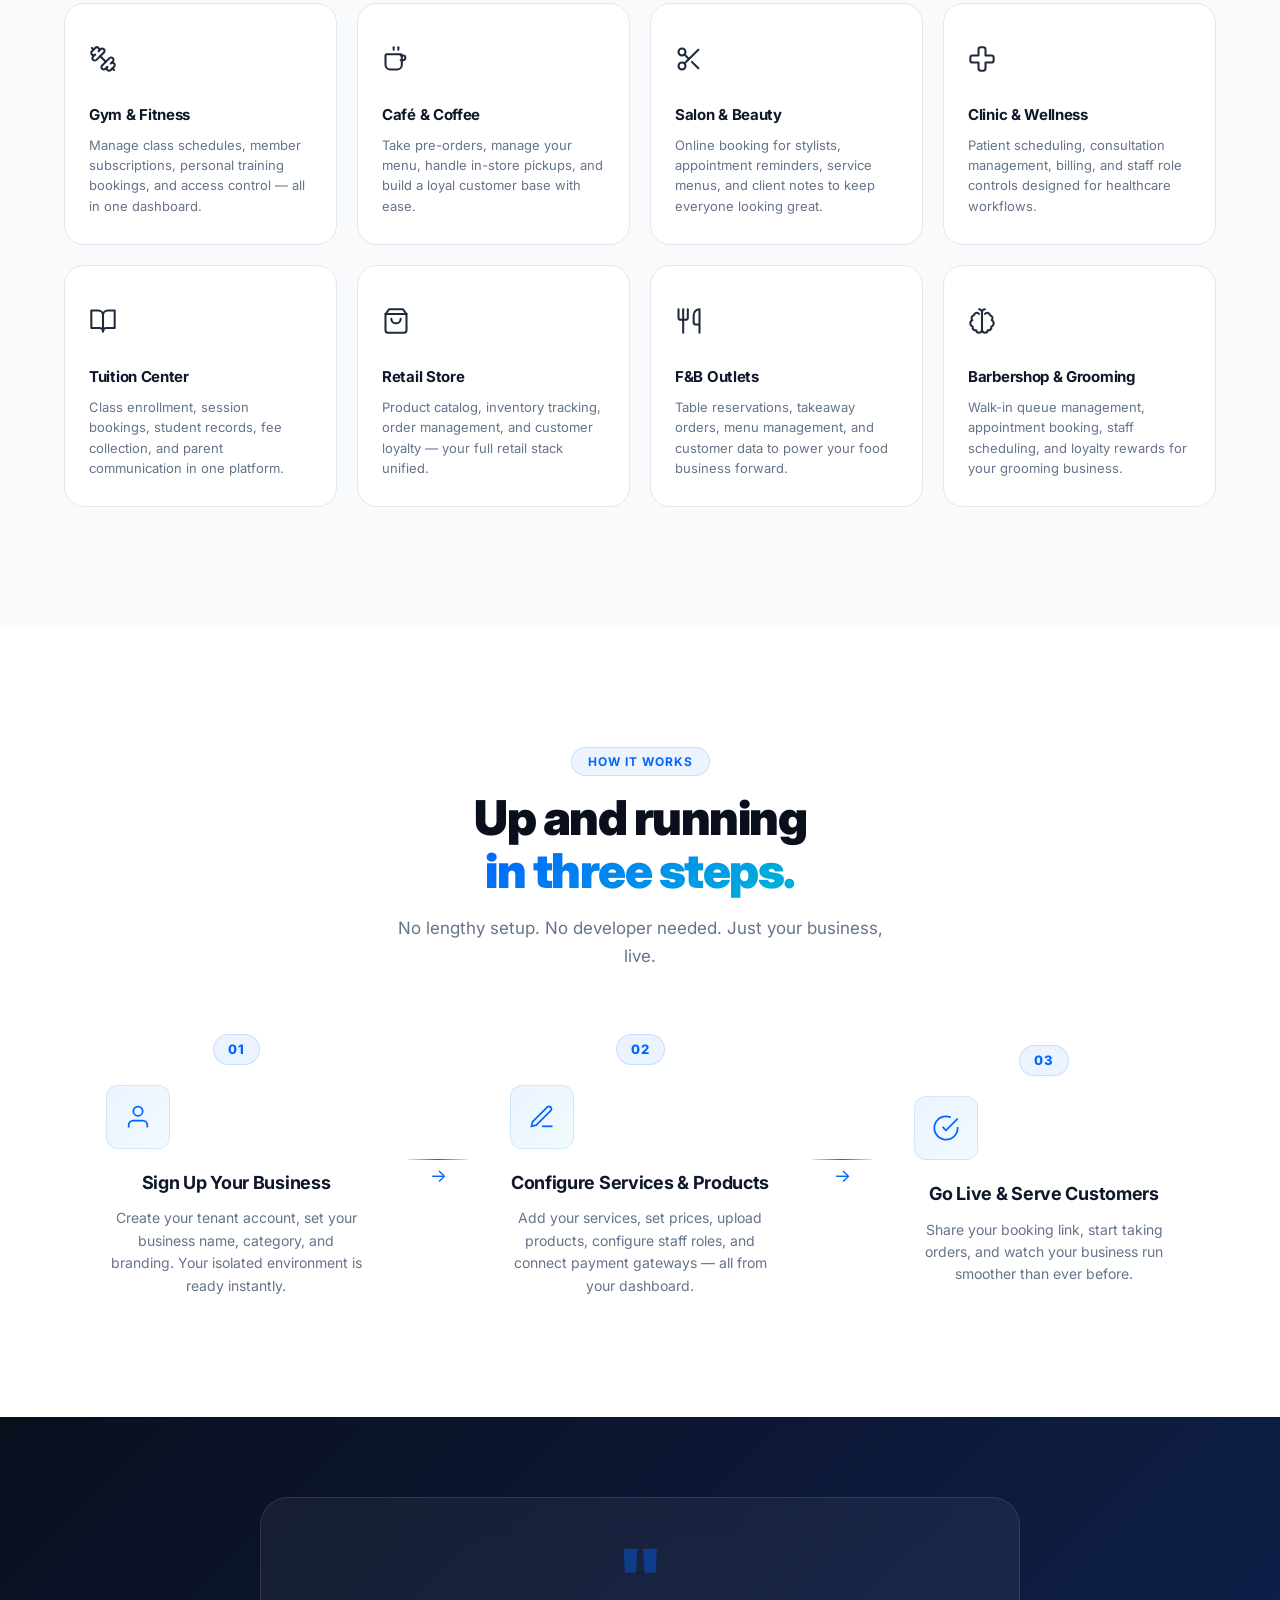
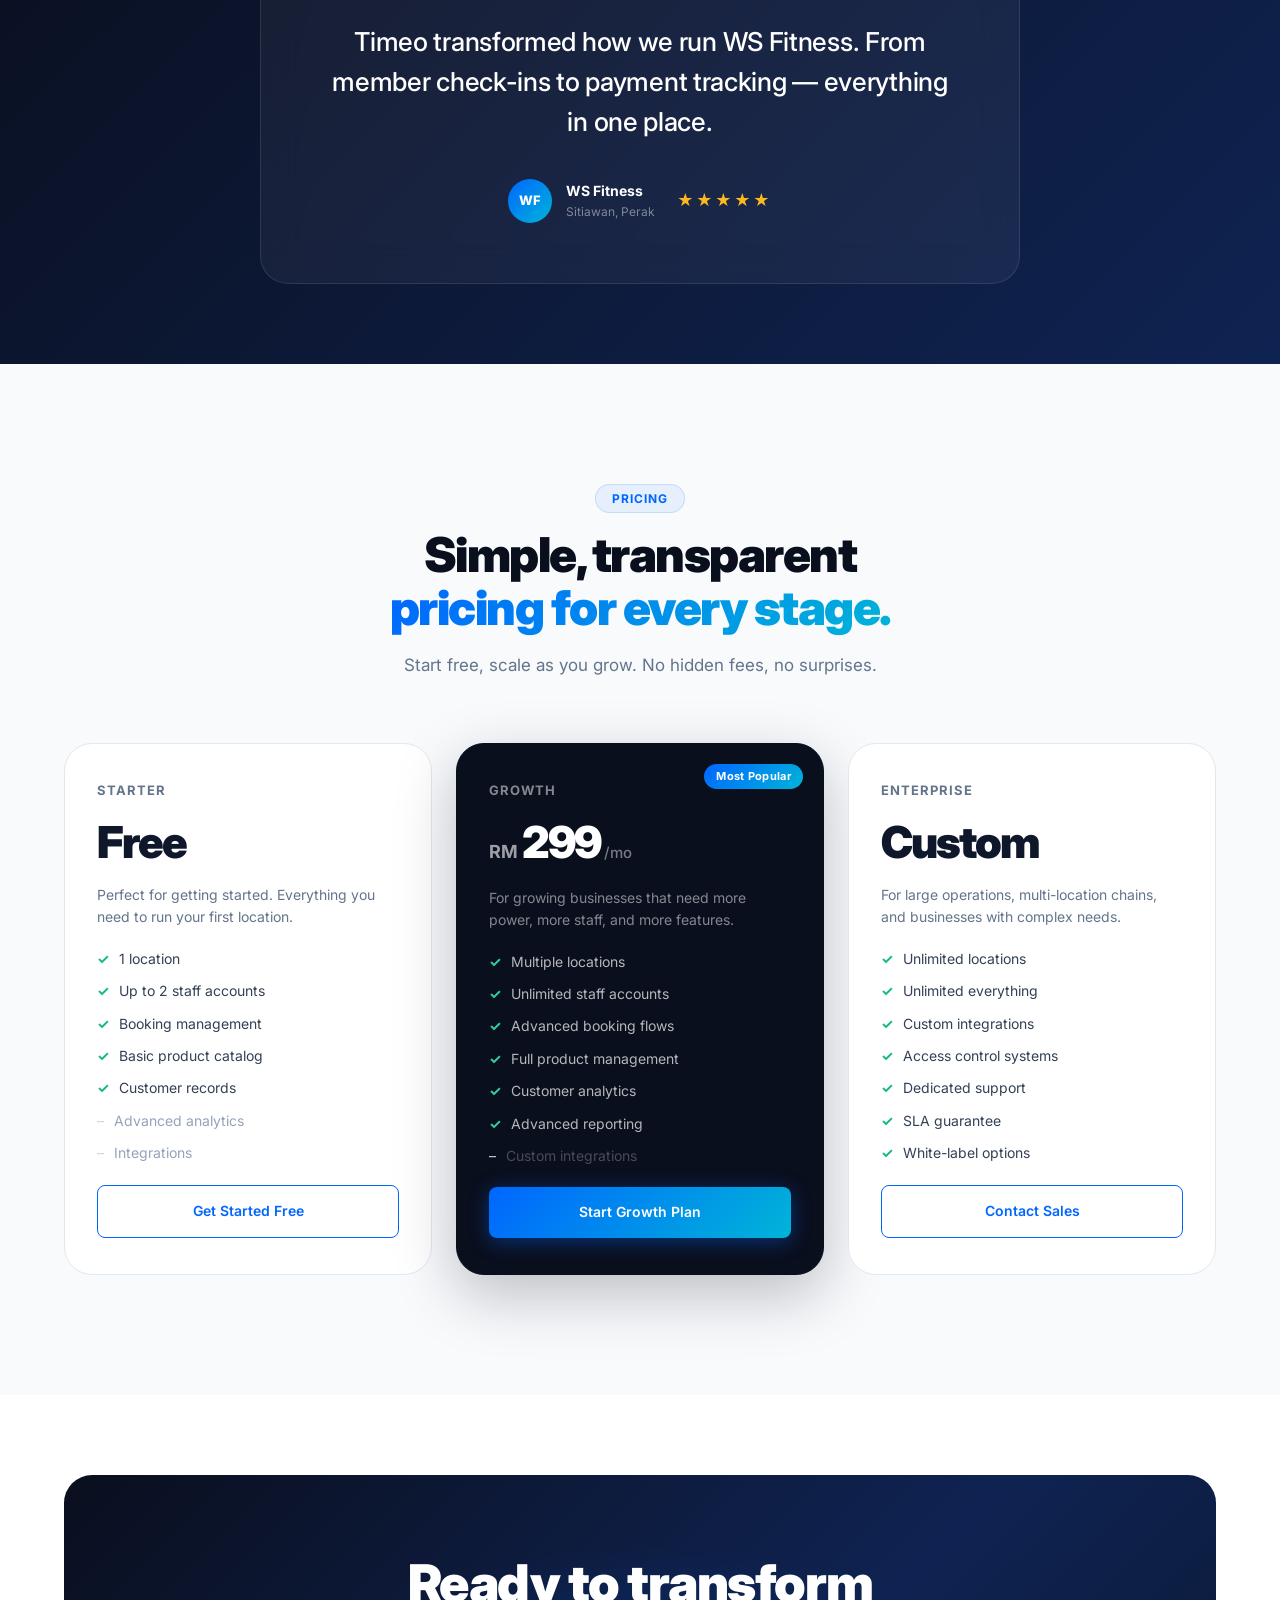
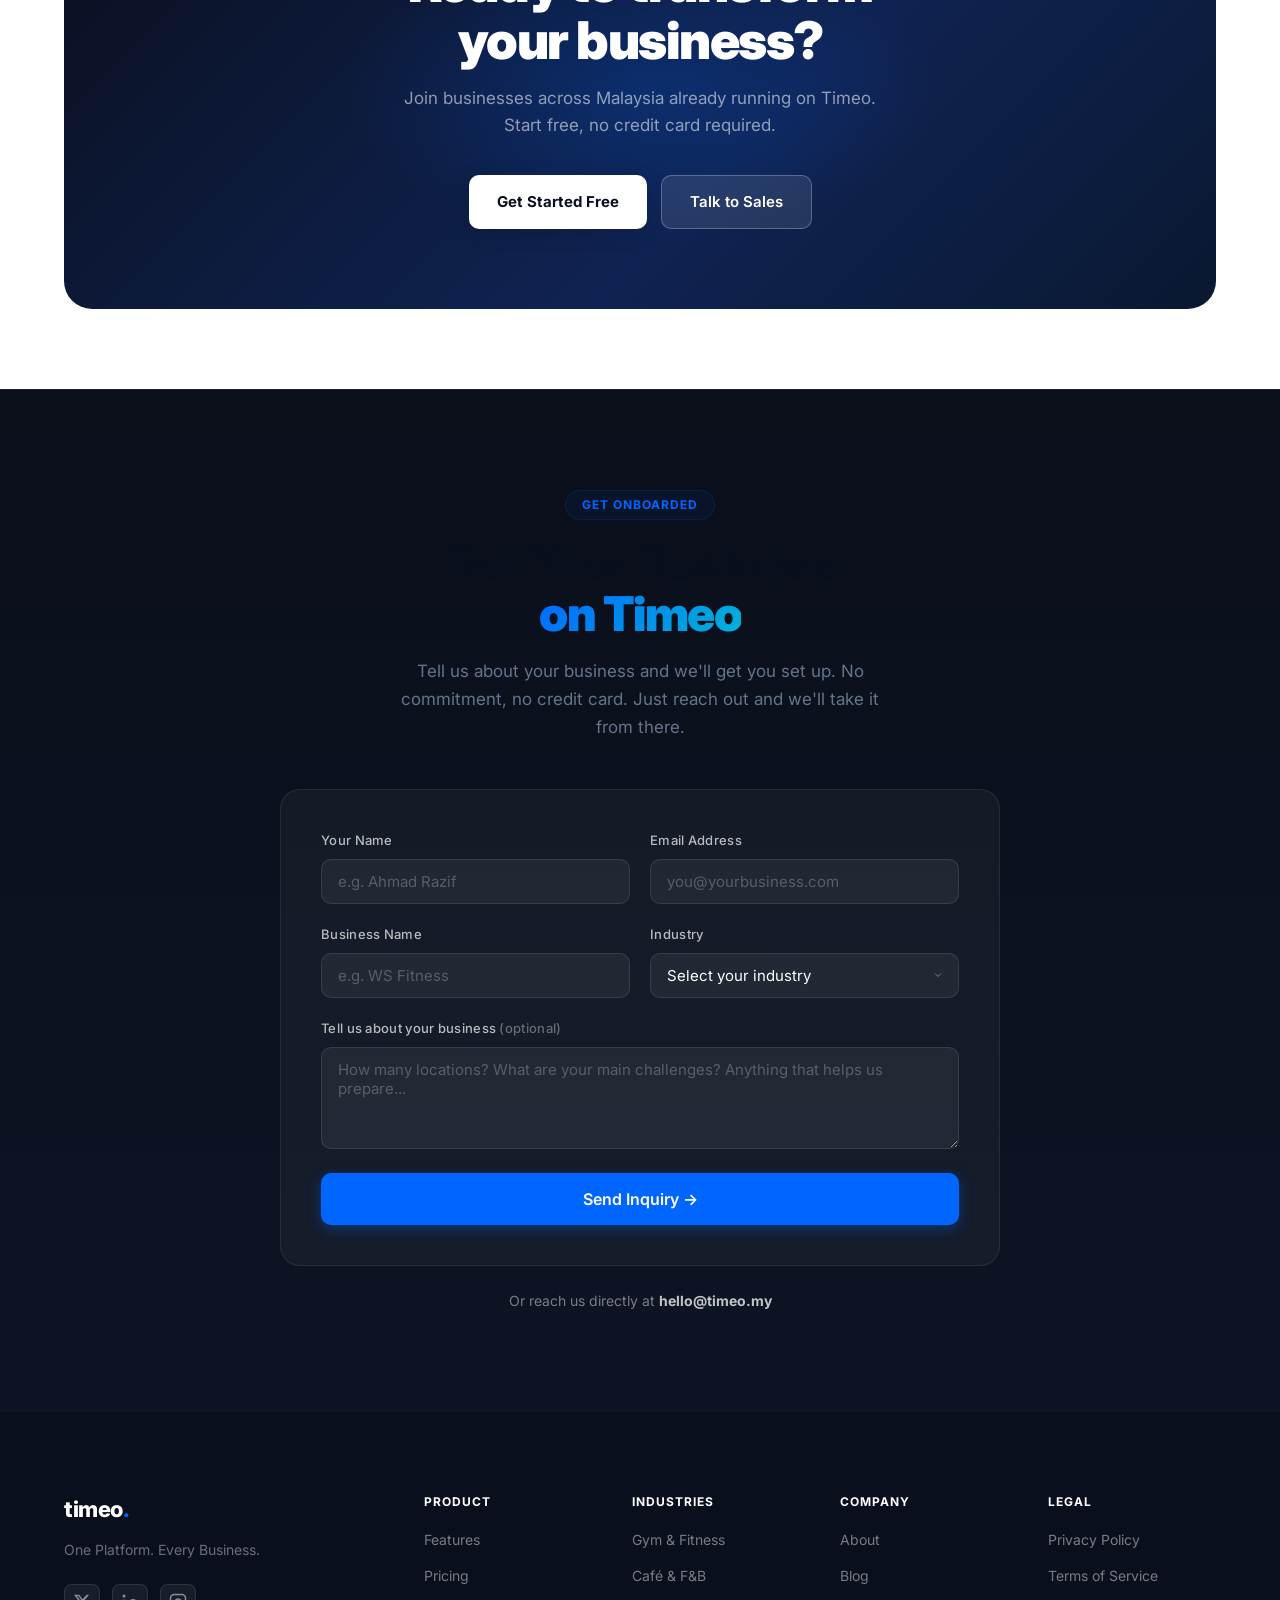
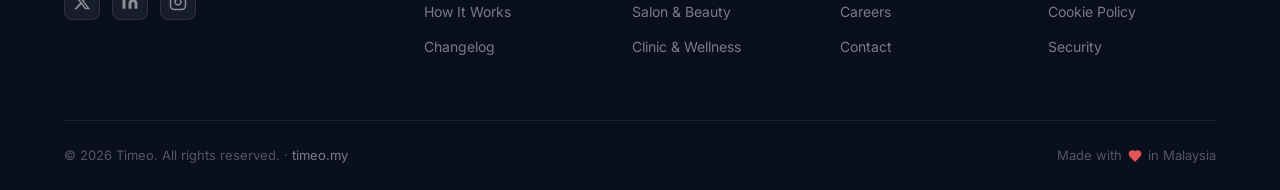
<file: index-legacy-2026-07.html>
<!DOCTYPE html>
<html lang="en">
<head>
  <meta charset="UTF-8" />
  <meta name="viewport" content="width=device-width, initial-scale=1.0" />
  <title>Timeo — One Platform. Every Business.</title>
  <meta name="description" content="Timeo is the all-in-one business operating system for service businesses and retail. Bookings, products, customers, staff — unified." />
  <link rel="preconnect" href="https://fonts.googleapis.com" />
  <link rel="preconnect" href="https://fonts.gstatic.com" crossorigin />
  <link href="https://fonts.googleapis.com/css2?family=Inter:wght@300;400;500;600;700;800;900&display=swap" rel="stylesheet" />
  <link rel="stylesheet" href="style.css" />
  <link rel="icon" type="image/svg+xml" href="favicon.svg" />
  <link rel="shortcut icon" href="favicon.svg" />
</head>
<body>

  <!-- NAVBAR -->
  <nav class="navbar" id="navbar">
    <div class="nav-container">
      <a href="#" class="nav-logo">
        <span class="logo-text">timeo</span>
        <span class="logo-dot">.</span>
      </a>
      <ul class="nav-links">
        <li><a href="#features">Features</a></li>
        <li><a href="#industries">Industries</a></li>
        <li><a href="#pricing">Pricing</a></li>
        <li><a href="#contact">Contact</a></li>
      </ul>
      <div class="nav-actions">
        <a href="https://app.timeo.my/sign-in" class="btn btn-ghost nav-login">Login</a>
        <a href="#contact" class="btn btn-primary nav-cta">Get Started</a>
      </div>
      <button class="mobile-menu-btn" id="mobileMenuBtn" aria-label="Toggle menu">
        <span></span><span></span><span></span>
      </button>
    </div>
    <div class="mobile-menu" id="mobileMenu">
      <a href="#features">Features</a>
      <a href="#industries">Industries</a>
      <a href="#pricing">Pricing</a>
      <a href="#contact">Contact</a>
      <a href="https://app.timeo.my/sign-in" class="btn btn-ghost" style="text-align:center">Login</a>
      <a href="#contact" class="btn btn-primary">Get Started</a>
    </div>
  </nav>

  <!-- HERO -->
  <section class="hero" id="hero">
    <div class="hero-bg-gradient"></div>
    <div class="hero-container">
      <div class="hero-content">
        <div class="hero-badge fade-in">
          <span class="badge-dot"></span>
          <span>Multi-tenant Business OS — Now Live</span>
        </div>
        <h1 class="hero-headline fade-in">One Platform.<br /><span class="gradient-text">Every Business.</span></h1>
        <p class="hero-subheadline fade-in">
          Timeo is the all-in-one business operating system for service businesses and retail.
          Bookings, products, customers, staff — unified.
        </p>
        <div class="hero-ctas fade-in">
          <a href="#contact" class="btn btn-primary btn-large">Get Started</a>
          <a href="#features" class="btn btn-ghost btn-large">
            <svg width="18" height="18" viewBox="0 0 24 24" fill="none" stroke="currentColor" stroke-width="2"><circle cx="12" cy="12" r="10"/><polygon points="10 8 16 12 10 16 10 8"/></svg>
            See How It Works
          </a>
        </div>
        <p class="hero-onboarding-note fade-in">Onboarded by our team — no self-setup required.</p>
        <div class="hero-app-badges fade-in">
          <div class="app-badges-label">Available on</div>
          <div class="app-badges">
            <a href="#" class="app-badge apple-badge">
              <svg xmlns="http://www.w3.org/2000/svg" width="20" height="20" viewBox="0 0 24 24" fill="currentColor">
                <path d="M18.71 19.5c-.83 1.24-1.71 2.45-3.05 2.47-1.34.03-1.77-.79-3.29-.79-1.53 0-2 .77-3.27.82-1.31.05-2.3-1.32-3.14-2.53C4.25 17 2.94 12.45 4.7 9.39c.87-1.52 2.43-2.48 4.12-2.51 1.28-.02 2.5.87 3.29.87.78 0 2.26-1.07 3.8-.91.65.03 2.47.26 3.64 1.98-.09.06-2.17 1.28-2.15 3.81.03 3.02 2.65 4.03 2.68 4.04-.03.07-.42 1.44-1.38 2.83M13 3.5c.73-.83 1.94-1.46 2.94-1.5.13 1.17-.34 2.35-1.04 3.19-.69.85-1.83 1.51-2.95 1.42-.15-1.15.41-2.35 1.05-3.11z"/>
              </svg>
              <div class="badge-text">
                <span class="badge-sub">Download on the</span>
                <span class="badge-main">App Store</span>
              </div>
            </a>
            <a href="#" class="app-badge google-badge">
              <svg xmlns="http://www.w3.org/2000/svg" width="20" height="20" viewBox="0 0 24 24" fill="currentColor">
                <path d="M3.18 23.76c.3.17.64.24.99.2l12.5-11.46-3.5-3.5L3.18 23.76zM.54 1.18C.2 1.54 0 2.1 0 2.84v18.32c0 .74.2 1.3.55 1.66l.09.08 10.26-10.26v-.24L.63 1.1l-.09.08zM22.3 10.56l-2.94-1.67-3.29 3.29 3.29 3.29 2.96-1.68c.84-.48.84-1.26-.02-1.74v.01zM4.17.24l12.5 11.46-3.5 3.5L.99.44C1.51.06 2.13.01 2.79.24h1.38z"/>
              </svg>
              <div class="badge-text">
                <span class="badge-sub">Get it on</span>
                <span class="badge-main">Google Play</span>
              </div>
            </a>
          </div>
        </div>
        <div class="hero-stats fade-in">
          <div class="stat">
            <span class="stat-number">7+</span>
            <span class="stat-label">Industries</span>
          </div>
          <div class="stat-divider"></div>
          <div class="stat">
            <span class="stat-number">∞</span>
            <span class="stat-label">Scalability</span>
          </div>
          <div class="stat-divider"></div>
          <div class="stat">
            <span class="stat-number">1</span>
            <span class="stat-label">Platform</span>
          </div>
        </div>
      </div>

      <!-- DASHBOARD MOCKUP -->
      <div class="hero-visual fade-in">
        <div class="dashboard-mockup">
          <div class="mockup-topbar">
            <div class="mockup-dots">
              <span class="dot dot-red"></span>
              <span class="dot dot-yellow"></span>
              <span class="dot dot-green"></span>
            </div>
            <div class="mockup-url">app.timeo.my</div>
            <div class="mockup-actions">
              <div class="mock-icon"></div>
              <div class="mock-icon"></div>
            </div>
          </div>
          <div class="mockup-body">
            <div class="mockup-sidebar">
              <div class="sidebar-logo">timeo<span>.</span></div>
              <div class="sidebar-nav">
                <div class="sidebar-item active">
                  <svg width="14" height="14" viewBox="0 0 24 24" fill="none" stroke="currentColor" stroke-width="2"><rect x="3" y="3" width="7" height="7"/><rect x="14" y="3" width="7" height="7"/><rect x="3" y="14" width="7" height="7"/><rect x="14" y="14" width="7" height="7"/></svg>
                  Dashboard
                </div>
                <div class="sidebar-item">
                  <svg width="14" height="14" viewBox="0 0 24 24" fill="none" stroke="currentColor" stroke-width="2"><rect x="3" y="4" width="18" height="18" rx="2"/><line x1="16" y1="2" x2="16" y2="6"/><line x1="8" y1="2" x2="8" y2="6"/><line x1="3" y1="10" x2="21" y2="10"/></svg>
                  Bookings
                </div>
                <div class="sidebar-item">
                  <svg width="14" height="14" viewBox="0 0 24 24" fill="none" stroke="currentColor" stroke-width="2"><path d="M6 2L3 6v14a2 2 0 0 0 2 2h14a2 2 0 0 0 2-2V6l-3-4z"/><line x1="3" y1="6" x2="21" y2="6"/><path d="M16 10a4 4 0 0 1-8 0"/></svg>
                  Products
                </div>
                <div class="sidebar-item">
                  <svg width="14" height="14" viewBox="0 0 24 24" fill="none" stroke="currentColor" stroke-width="2"><path d="M17 21v-2a4 4 0 0 0-4-4H5a4 4 0 0 0-4 4v2"/><circle cx="9" cy="7" r="4"/><path d="M23 21v-2a4 4 0 0 0-3-3.87"/><path d="M16 3.13a4 4 0 0 1 0 7.75"/></svg>
                  Customers
                </div>
                <div class="sidebar-item">
                  <svg width="14" height="14" viewBox="0 0 24 24" fill="none" stroke="currentColor" stroke-width="2"><line x1="8" y1="6" x2="21" y2="6"/><line x1="8" y1="12" x2="21" y2="12"/><line x1="8" y1="18" x2="21" y2="18"/><line x1="3" y1="6" x2="3.01" y2="6"/><line x1="3" y1="12" x2="3.01" y2="12"/><line x1="3" y1="18" x2="3.01" y2="18"/></svg>
                  Orders
                </div>
                <div class="sidebar-item">
                  <svg width="14" height="14" viewBox="0 0 24 24" fill="none" stroke="currentColor" stroke-width="2"><circle cx="12" cy="12" r="3"/><path d="M19.07 4.93a10 10 0 0 1 0 14.14M4.93 4.93a10 10 0 0 0 0 14.14"/></svg>
                  Settings
                </div>
              </div>
            </div>
            <div class="mockup-main">
              <div class="mockup-header-row">
                <div>
                  <div class="mock-title">Dashboard</div>
                  <div class="mock-subtitle">WS Fitness · Today</div>
                </div>
                <div class="mock-badge-green">Live</div>
              </div>
              <div class="mockup-stats-row">
                <div class="mock-stat-card">
                  <div class="mock-stat-label">Bookings Today</div>
                  <div class="mock-stat-value">24</div>
                  <div class="mock-stat-trend up">↑ 12%</div>
                </div>
                <div class="mock-stat-card">
                  <div class="mock-stat-label">Revenue</div>
                  <div class="mock-stat-value">RM 1,840</div>
                  <div class="mock-stat-trend up">↑ 8%</div>
                </div>
                <div class="mock-stat-card">
                  <div class="mock-stat-label">Active Members</div>
                  <div class="mock-stat-value">312</div>
                  <div class="mock-stat-trend up">↑ 3%</div>
                </div>
              </div>
              <div class="mock-bookings-title">Upcoming Bookings</div>
              <div class="mock-booking-list">
                <div class="mock-booking-item">
                  <div class="mock-avatar mock-avatar-blue">JL</div>
                  <div class="mock-booking-info">
                    <div class="mock-booking-name">Jason Lim</div>
                    <div class="mock-booking-service">Personal Training · 10:00 AM</div>
                  </div>
                  <div class="mock-status confirmed">Confirmed</div>
                </div>
                <div class="mock-booking-item">
                  <div class="mock-avatar mock-avatar-purple">SA</div>
                  <div class="mock-booking-info">
                    <div class="mock-booking-name">Sarah Amin</div>
                    <div class="mock-booking-service">Yoga Class · 11:30 AM</div>
                  </div>
                  <div class="mock-status confirmed">Confirmed</div>
                </div>
                <div class="mock-booking-item">
                  <div class="mock-avatar mock-avatar-orange">RM</div>
                  <div class="mock-booking-info">
                    <div class="mock-booking-name">Ravi M.</div>
                    <div class="mock-booking-service">CrossFit · 2:00 PM</div>
                  </div>
                  <div class="mock-status pending">Pending</div>
                </div>
              </div>
            </div>
          </div>
        </div>
        <div class="mockup-glow"></div>
      </div>
    </div>
    <div class="hero-scroll-indicator">
      <div class="scroll-line"></div>
    </div>
  </section>

  <!-- APP DOWNLOAD SECTION -->
  <section class="app-download-section">
    <div class="container">
      <div class="app-download-content">
        <div class="app-download-text reveal">
          <div class="section-badge" style="margin-bottom:16px;">Mobile App</div>
          <h2>Take Timeo<br /><span class="gradient-text">everywhere.</span></h2>
          <p>Your staff and customers stay connected on the go. Full-featured mobile apps for iOS and Android — bookings, QR check-ins, and more in your pocket.</p>
          <div class="app-badges-label">Available on</div>
          <div class="app-badges">
            <a href="#" class="app-badge apple-badge">
              <svg xmlns="http://www.w3.org/2000/svg" width="20" height="20" viewBox="0 0 24 24" fill="currentColor">
                <path d="M18.71 19.5c-.83 1.24-1.71 2.45-3.05 2.47-1.34.03-1.77-.79-3.29-.79-1.53 0-2 .77-3.27.82-1.31.05-2.3-1.32-3.14-2.53C4.25 17 2.94 12.45 4.7 9.39c.87-1.52 2.43-2.48 4.12-2.51 1.28-.02 2.5.87 3.29.87.78 0 2.26-1.07 3.8-.91.65.03 2.47.26 3.64 1.98-.09.06-2.17 1.28-2.15 3.81.03 3.02 2.65 4.03 2.68 4.04-.03.07-.42 1.44-1.38 2.83M13 3.5c.73-.83 1.94-1.46 2.94-1.5.13 1.17-.34 2.35-1.04 3.19-.69.85-1.83 1.51-2.95 1.42-.15-1.15.41-2.35 1.05-3.11z"/>
              </svg>
              <div class="badge-text">
                <span class="badge-sub">Download on the</span>
                <span class="badge-main">App Store</span>
              </div>
            </a>
            <a href="#" class="app-badge google-badge">
              <svg xmlns="http://www.w3.org/2000/svg" width="20" height="20" viewBox="0 0 24 24" fill="currentColor">
                <path d="M3.18 23.76c.3.17.64.24.99.2l12.5-11.46-3.5-3.5L3.18 23.76zM.54 1.18C.2 1.54 0 2.1 0 2.84v18.32c0 .74.2 1.3.55 1.66l.09.08 10.26-10.26v-.24L.63 1.1l-.09.08zM22.3 10.56l-2.94-1.67-3.29 3.29 3.29 3.29 2.96-1.68c.84-.48.84-1.26-.02-1.74v.01zM4.17.24l12.5 11.46-3.5 3.5L.99.44C1.51.06 2.13.01 2.79.24h1.38z"/>
              </svg>
              <div class="badge-text">
                <span class="badge-sub">Get it on</span>
                <span class="badge-main">Google Play</span>
              </div>
            </a>
          </div>
        </div>
        <div class="app-phone-mockup reveal">
          <div class="phone-frame">
            <div class="phone-notch"></div>
            <div class="phone-screen">
              <!-- App screen: Member QR Card -->
              <div class="phone-app-header">
                <span class="phone-app-logo">timeo<span>.</span></span>
                <span class="phone-app-greeting">Good morning 👋</span>
              </div>
              <div class="phone-qr-card">
                <div class="phone-qr-label">Member Card</div>
                <div class="phone-qr-name">Jason Lim</div>
                <div class="phone-qr-code">
                  <svg viewBox="0 0 80 80" width="72" height="72" xmlns="http://www.w3.org/2000/svg">
                    <!-- QR code pattern (decorative) -->
                    <rect x="4" y="4" width="24" height="24" rx="2" fill="none" stroke="#fff" stroke-width="3"/>
                    <rect x="10" y="10" width="12" height="12" rx="1" fill="#fff"/>
                    <rect x="52" y="4" width="24" height="24" rx="2" fill="none" stroke="#fff" stroke-width="3"/>
                    <rect x="58" y="10" width="12" height="12" rx="1" fill="#fff"/>
                    <rect x="4" y="52" width="24" height="24" rx="2" fill="none" stroke="#fff" stroke-width="3"/>
                    <rect x="10" y="58" width="12" height="12" rx="1" fill="#fff"/>
                    <!-- dots -->
                    <rect x="34" y="4" width="5" height="5" rx="1" fill="#fff"/>
                    <rect x="41" y="4" width="5" height="5" rx="1" fill="#fff"/>
                    <rect x="34" y="11" width="5" height="5" rx="1" fill="#fff"/>
                    <rect x="41" y="18" width="5" height="5" rx="1" fill="#fff"/>
                    <rect x="34" y="25" width="5" height="5" rx="1" fill="#fff"/>
                    <rect x="52" y="34" width="5" height="5" rx="1" fill="#fff"/>
                    <rect x="59" y="34" width="5" height="5" rx="1" fill="#fff"/>
                    <rect x="66" y="34" width="5" height="5" rx="1" fill="#fff"/>
                    <rect x="52" y="41" width="5" height="5" rx="1" fill="#fff"/>
                    <rect x="66" y="41" width="5" height="5" rx="1" fill="#fff"/>
                    <rect x="59" y="48" width="5" height="5" rx="1" fill="#fff"/>
                    <rect x="52" y="55" width="5" height="5" rx="1" fill="#fff"/>
                    <rect x="59" y="62" width="5" height="5" rx="1" fill="#fff"/>
                    <rect x="66" y="55" width="5" height="5" rx="1" fill="#fff"/>
                    <rect x="4" y="34" width="5" height="5" rx="1" fill="#fff"/>
                    <rect x="11" y="34" width="5" height="5" rx="1" fill="#fff"/>
                    <rect x="18" y="34" width="5" height="5" rx="1" fill="#fff"/>
                    <rect x="25" y="34" width="5" height="5" rx="1" fill="#fff"/>
                    <rect x="4" y="41" width="5" height="5" rx="1" fill="#fff"/>
                    <rect x="18" y="41" width="5" height="5" rx="1" fill="#fff"/>
                    <rect x="25" y="48" width="5" height="5" rx="1" fill="#fff"/>
                    <rect x="34" y="34" width="5" height="5" rx="1" fill="#fff"/>
                    <rect x="34" y="41" width="5" height="5" rx="1" fill="#fff"/>
                    <rect x="41" y="41" width="5" height="5" rx="1" fill="#fff"/>
                    <rect x="41" y="48" width="5" height="5" rx="1" fill="#fff"/>
                    <rect x="34" y="55" width="5" height="5" rx="1" fill="#fff"/>
                    <rect x="34" y="62" width="5" height="5" rx="1" fill="#fff"/>
                    <rect x="41" y="62" width="5" height="5" rx="1" fill="#fff"/>
                  </svg>
                </div>
                <div class="phone-qr-member-id">ID · TM-00312</div>
                <div class="phone-qr-status">Active Member</div>
              </div>
              <div class="phone-upcoming-label">Upcoming Bookings</div>
              <div class="phone-booking-row">
                <div class="phone-booking-dot blue"></div>
                <div class="phone-booking-info">
                  <div class="phone-booking-title">Personal Training</div>
                  <div class="phone-booking-time">Today · 10:00 AM</div>
                </div>
                <div class="phone-booking-badge confirmed">✓</div>
              </div>
              <div class="phone-booking-row">
                <div class="phone-booking-dot purple"></div>
                <div class="phone-booking-info">
                  <div class="phone-booking-title">Yoga Class</div>
                  <div class="phone-booking-time">Tomorrow · 9:00 AM</div>
                </div>
                <div class="phone-booking-badge pending">·</div>
              </div>
            </div>
          </div>
          <!-- floating glow -->
          <div class="phone-glow"></div>
        </div>
      </div>
    </div>
  </section>

  <!-- SOCIAL PROOF -->
  <section class="social-proof">
    <div class="container">
      <p class="proof-label">Trusted by businesses across industries</p>
      <div class="proof-logos">
        <div class="proof-item">
          <span class="proof-icon"><svg xmlns="http://www.w3.org/2000/svg" width="28" height="28" viewBox="0 0 24 24" fill="none" stroke="currentColor" stroke-width="1.75" stroke-linecap="round" stroke-linejoin="round"><path d="M14.4 14.4 9.6 9.6"/><path d="M18.657 21.485a2 2 0 1 1-2.829-2.828l-1.767 1.768a2 2 0 1 1-2.829-2.829l6.364-6.364a2 2 0 1 1 2.829 2.829l-1.768 1.767a2 2 0 1 1 2.828 2.829z"/><path d="m21.5 21.5-1.4-1.4"/><path d="M3.9 3.9 2.5 2.5"/><path d="M6.404 12.768a2 2 0 1 1-2.829-2.829l1.768-1.767a2 2 0 1 1-2.828-2.829l2.828-2.828a2 2 0 1 1 2.829 2.828l1.767-1.768a2 2 0 1 1 2.829 2.829z"/></svg></span>
          <span>Gyms</span>
        </div>
        <div class="proof-item">
          <span class="proof-icon"><svg xmlns="http://www.w3.org/2000/svg" width="28" height="28" viewBox="0 0 24 24" fill="none" stroke="currentColor" stroke-width="1.75" stroke-linecap="round" stroke-linejoin="round"><path d="M10 2v2"/><path d="M14 2v2"/><path d="M16 8a1 1 0 0 1 1 1v8a4 4 0 0 1-4 4H7a4 4 0 0 1-4-4V9a1 1 0 0 1 1-1z"/><path d="M16 9h2a2 2 0 0 1 0 4h-2"/></svg></span>
          <span>Cafés</span>
        </div>
        <div class="proof-item">
          <span class="proof-icon"><svg xmlns="http://www.w3.org/2000/svg" width="28" height="28" viewBox="0 0 24 24" fill="none" stroke="currentColor" stroke-width="1.75" stroke-linecap="round" stroke-linejoin="round"><circle cx="6" cy="6" r="3"/><circle cx="6" cy="18" r="3"/><line x1="20" x2="8.12" y1="4" y2="15.88"/><line x1="14.47" x2="20" y1="14.48" y2="20"/><line x1="8.12" x2="12" y1="8.12" y2="12"/></svg></span>
          <span>Salons</span>
        </div>
        <div class="proof-item">
          <span class="proof-icon"><svg xmlns="http://www.w3.org/2000/svg" width="28" height="28" viewBox="0 0 24 24" fill="none" stroke="currentColor" stroke-width="1.75" stroke-linecap="round" stroke-linejoin="round"><path d="M11 2a2 2 0 0 0-2 2v5H4a2 2 0 0 0-2 2v2c0 1.1.9 2 2 2h5v5c0 1.1.9 2 2 2h2a2 2 0 0 0 2-2v-5h5a2 2 0 0 0 2-2v-2a2 2 0 0 0-2-2h-5V4a2 2 0 0 0-2-2h-2z"/></svg></span>
          <span>Clinics</span>
        </div>
        <div class="proof-item">
          <span class="proof-icon"><svg xmlns="http://www.w3.org/2000/svg" width="28" height="28" viewBox="0 0 24 24" fill="none" stroke="currentColor" stroke-width="1.75" stroke-linecap="round" stroke-linejoin="round"><path d="M2 3h6a4 4 0 0 1 4 4v14a3 3 0 0 0-3-3H2z"/><path d="M22 3h-6a4 4 0 0 0-4 4v14a3 3 0 0 1 3-3h7z"/></svg></span>
          <span>Tuition</span>
        </div>
        <div class="proof-item">
          <span class="proof-icon"><svg xmlns="http://www.w3.org/2000/svg" width="28" height="28" viewBox="0 0 24 24" fill="none" stroke="currentColor" stroke-width="1.75" stroke-linecap="round" stroke-linejoin="round"><path d="M6 2 3 6v14a2 2 0 0 0 2 2h14a2 2 0 0 0 2-2V6l-3-4z"/><line x1="3" x2="21" y1="6" y2="6"/><path d="M16 10a4 4 0 0 1-8 0"/></svg></span>
          <span>Retail</span>
        </div>
        <div class="proof-item">
          <span class="proof-icon"><svg xmlns="http://www.w3.org/2000/svg" width="28" height="28" viewBox="0 0 24 24" fill="none" stroke="currentColor" stroke-width="1.75" stroke-linecap="round" stroke-linejoin="round"><path d="M3 2v7c0 1.1.9 2 2 2h4a2 2 0 0 0 2-2V2"/><path d="M7 2v20"/><path d="M21 15V2v0a5 5 0 0 0-5 5v6c0 1.1.9 2 2 2h3Zm0 0v7"/></svg></span>
          <span>F&amp;B</span>
        </div>
      </div>
    </div>
  </section>

  <!-- FEATURES -->
  <section class="features" id="features">
    <div class="container">
      <div class="section-header reveal">
        <div class="section-badge">Features</div>
        <h2 class="section-title">Everything your business needs.<br /><span class="gradient-text">Nothing it doesn't.</span></h2>
        <p class="section-subtitle">A complete operating system designed for modern service businesses and retailers.</p>
      </div>
      <div class="features-grid">
        <div class="feature-card reveal">
          <div class="feature-icon"><svg xmlns="http://www.w3.org/2000/svg" width="28" height="28" viewBox="0 0 24 24" fill="none" stroke="currentColor" stroke-width="1.75" stroke-linecap="round" stroke-linejoin="round"><rect width="18" height="18" x="3" y="4" rx="2" ry="2"/><line x1="16" x2="16" y1="2" y2="6"/><line x1="8" x2="8" y1="2" y2="6"/><line x1="3" x2="21" y1="10" y2="10"/></svg></div>
          <h3 class="feature-title">Smart Bookings</h3>
          <p class="feature-desc">Accept and manage appointments effortlessly. Automated confirmations, reminders, and real-time availability.</p>
        </div>
        <div class="feature-card reveal">
          <div class="feature-icon"><svg xmlns="http://www.w3.org/2000/svg" width="28" height="28" viewBox="0 0 24 24" fill="none" stroke="currentColor" stroke-width="1.75" stroke-linecap="round" stroke-linejoin="round"><circle cx="8" cy="21" r="1"/><circle cx="19" cy="21" r="1"/><path d="M2.05 2.05h2l2.66 12.42a2 2 0 0 0 2 1.58h9.78a2 2 0 0 0 1.95-1.57l1.65-7.43H5.12"/></svg></div>
          <h3 class="feature-title">Product Sales</h3>
          <p class="feature-desc">Sell physical and digital products with ease. Inventory management, orders, and fulfillment in one place.</p>
        </div>
        <div class="feature-card reveal">
          <div class="feature-icon"><svg xmlns="http://www.w3.org/2000/svg" width="28" height="28" viewBox="0 0 24 24" fill="none" stroke="currentColor" stroke-width="1.75" stroke-linecap="round" stroke-linejoin="round"><path d="M16 21v-2a4 4 0 0 0-4-4H6a4 4 0 0 0-4 4v2"/><circle cx="9" cy="7" r="4"/><path d="M22 21v-2a4 4 0 0 0-3-3.87"/><path d="M16 3.13a4 4 0 0 1 0 7.75"/></svg></div>
          <h3 class="feature-title">Customer Management</h3>
          <p class="feature-desc">Know your customers, track their history. Build lasting relationships with full customer profiles and insights.</p>
        </div>
        <div class="feature-card reveal">
          <div class="feature-icon"><svg xmlns="http://www.w3.org/2000/svg" width="28" height="28" viewBox="0 0 24 24" fill="none" stroke="currentColor" stroke-width="1.75" stroke-linecap="round" stroke-linejoin="round"><path d="M12 22s8-4 8-10V5l-8-3-8 3v7c0 6 8 10 8 10z"/></svg></div>
          <h3 class="feature-title">Staff &amp; Roles</h3>
          <p class="feature-desc">Multi-role access control for your whole team. Assign permissions, track performance, and keep everyone aligned.</p>
        </div>
        <div class="feature-card reveal">
          <div class="feature-icon"><svg xmlns="http://www.w3.org/2000/svg" width="28" height="28" viewBox="0 0 24 24" fill="none" stroke="currentColor" stroke-width="1.75" stroke-linecap="round" stroke-linejoin="round"><path d="M12 22v-5"/><path d="M9 8V2"/><path d="M15 8V2"/><path d="M18 8v5a4 4 0 0 1-4 4h-4a4 4 0 0 1-4-4V8Z"/></svg></div>
          <h3 class="feature-title">Integrations</h3>
          <p class="feature-desc">Connect payment gateways, access control, and more. Timeo plugs into the tools you already use.</p>
        </div>
        <div class="feature-card reveal">
          <div class="feature-icon"><svg xmlns="http://www.w3.org/2000/svg" width="28" height="28" viewBox="0 0 24 24" fill="none" stroke="currentColor" stroke-width="1.75" stroke-linecap="round" stroke-linejoin="round"><path d="M6 22V4a2 2 0 0 1 2-2h8a2 2 0 0 1 2 2v18Z"/><path d="M6 12H4a2 2 0 0 0-2 2v6a2 2 0 0 0 2 2h2"/><path d="M18 9h2a2 2 0 0 1 2 2v9a2 2 0 0 1-2 2h-2"/><path d="M10 6h4"/><path d="M10 10h4"/><path d="M10 14h4"/><path d="M10 18h4"/></svg></div>
          <h3 class="feature-title">Multi-Tenant</h3>
          <p class="feature-desc">Each business gets their own isolated environment. Complete data separation with your brand front and center.</p>
        </div>
      </div>
    </div>
  </section>

  <!-- INDUSTRIES -->
  <section class="industries" id="industries">
    <div class="container">
      <div class="section-header reveal">
        <div class="section-badge">Industries</div>
        <h2 class="section-title">Built for the businesses<br /><span class="gradient-text">that keep Malaysia running.</span></h2>
        <p class="section-subtitle">Whether you run a gym or a café, Timeo adapts to how your industry works.</p>
      </div>
      <div class="industries-grid">
        <div class="industry-card reveal">
          <div class="industry-icon"><svg xmlns="http://www.w3.org/2000/svg" width="28" height="28" viewBox="0 0 24 24" fill="none" stroke="currentColor" stroke-width="1.75" stroke-linecap="round" stroke-linejoin="round"><path d="M14.4 14.4 9.6 9.6"/><path d="M18.657 21.485a2 2 0 1 1-2.829-2.828l-1.767 1.768a2 2 0 1 1-2.829-2.829l6.364-6.364a2 2 0 1 1 2.829 2.829l-1.768 1.767a2 2 0 1 1 2.828 2.829z"/><path d="m21.5 21.5-1.4-1.4"/><path d="M3.9 3.9 2.5 2.5"/><path d="M6.404 12.768a2 2 0 1 1-2.829-2.829l1.768-1.767a2 2 0 1 1-2.828-2.829l2.828-2.828a2 2 0 1 1 2.829 2.828l1.767-1.768a2 2 0 1 1 2.829 2.829z"/></svg></div>
          <h3 class="industry-name">Gym &amp; Fitness</h3>
          <p class="industry-desc">Manage class schedules, member subscriptions, personal training bookings, and access control — all in one dashboard.</p>
        </div>
        <div class="industry-card reveal">
          <div class="industry-icon"><svg xmlns="http://www.w3.org/2000/svg" width="28" height="28" viewBox="0 0 24 24" fill="none" stroke="currentColor" stroke-width="1.75" stroke-linecap="round" stroke-linejoin="round"><path d="M10 2v2"/><path d="M14 2v2"/><path d="M16 8a1 1 0 0 1 1 1v8a4 4 0 0 1-4 4H7a4 4 0 0 1-4-4V9a1 1 0 0 1 1-1z"/><path d="M16 9h2a2 2 0 0 1 0 4h-2"/></svg></div>
          <h3 class="industry-name">Café &amp; Coffee</h3>
          <p class="industry-desc">Take pre-orders, manage your menu, handle in-store pickups, and build a loyal customer base with ease.</p>
        </div>
        <div class="industry-card reveal">
          <div class="industry-icon"><svg xmlns="http://www.w3.org/2000/svg" width="28" height="28" viewBox="0 0 24 24" fill="none" stroke="currentColor" stroke-width="1.75" stroke-linecap="round" stroke-linejoin="round"><circle cx="6" cy="6" r="3"/><circle cx="6" cy="18" r="3"/><line x1="20" x2="8.12" y1="4" y2="15.88"/><line x1="14.47" x2="20" y1="14.48" y2="20"/><line x1="8.12" x2="12" y1="8.12" y2="12"/></svg></div>
          <h3 class="industry-name">Salon &amp; Beauty</h3>
          <p class="industry-desc">Online booking for stylists, appointment reminders, service menus, and client notes to keep everyone looking great.</p>
        </div>
        <div class="industry-card reveal">
          <div class="industry-icon"><svg xmlns="http://www.w3.org/2000/svg" width="28" height="28" viewBox="0 0 24 24" fill="none" stroke="currentColor" stroke-width="1.75" stroke-linecap="round" stroke-linejoin="round"><path d="M11 2a2 2 0 0 0-2 2v5H4a2 2 0 0 0-2 2v2c0 1.1.9 2 2 2h5v5c0 1.1.9 2 2 2h2a2 2 0 0 0 2-2v-5h5a2 2 0 0 0 2-2v-2a2 2 0 0 0-2-2h-5V4a2 2 0 0 0-2-2h-2z"/></svg></div>
          <h3 class="industry-name">Clinic &amp; Wellness</h3>
          <p class="industry-desc">Patient scheduling, consultation management, billing, and staff role controls designed for healthcare workflows.</p>
        </div>
        <div class="industry-card reveal">
          <div class="industry-icon"><svg xmlns="http://www.w3.org/2000/svg" width="28" height="28" viewBox="0 0 24 24" fill="none" stroke="currentColor" stroke-width="1.75" stroke-linecap="round" stroke-linejoin="round"><path d="M2 3h6a4 4 0 0 1 4 4v14a3 3 0 0 0-3-3H2z"/><path d="M22 3h-6a4 4 0 0 0-4 4v14a3 3 0 0 1 3-3h7z"/></svg></div>
          <h3 class="industry-name">Tuition Center</h3>
          <p class="industry-desc">Class enrollment, session bookings, student records, fee collection, and parent communication in one platform.</p>
        </div>
        <div class="industry-card reveal">
          <div class="industry-icon"><svg xmlns="http://www.w3.org/2000/svg" width="28" height="28" viewBox="0 0 24 24" fill="none" stroke="currentColor" stroke-width="1.75" stroke-linecap="round" stroke-linejoin="round"><path d="M6 2 3 6v14a2 2 0 0 0 2 2h14a2 2 0 0 0 2-2V6l-3-4z"/><line x1="3" x2="21" y1="6" y2="6"/><path d="M16 10a4 4 0 0 1-8 0"/></svg></div>
          <h3 class="industry-name">Retail Store</h3>
          <p class="industry-desc">Product catalog, inventory tracking, order management, and customer loyalty — your full retail stack unified.</p>
        </div>
        <div class="industry-card reveal">
          <div class="industry-icon"><svg xmlns="http://www.w3.org/2000/svg" width="28" height="28" viewBox="0 0 24 24" fill="none" stroke="currentColor" stroke-width="1.75" stroke-linecap="round" stroke-linejoin="round"><path d="M3 2v7c0 1.1.9 2 2 2h4a2 2 0 0 0 2-2V2"/><path d="M7 2v20"/><path d="M21 15V2v0a5 5 0 0 0-5 5v6c0 1.1.9 2 2 2h3Zm0 0v7"/></svg></div>
          <h3 class="industry-name">F&amp;B Outlets</h3>
          <p class="industry-desc">Table reservations, takeaway orders, menu management, and customer data to power your food business forward.</p>
        </div>
        <div class="industry-card reveal">
          <div class="industry-icon"><svg xmlns="http://www.w3.org/2000/svg" width="28" height="28" viewBox="0 0 24 24" fill="none" stroke="currentColor" stroke-width="1.75" stroke-linecap="round" stroke-linejoin="round"><path d="M9.5 2A2.5 2.5 0 0 1 12 4.5v15a2.5 2.5 0 0 1-4.96.44 2.5 2.5 0 0 1-2.96-3.08 3 3 0 0 1-.34-5.58 2.5 2.5 0 0 1 1.32-4.24 2.5 2.5 0 0 1 4.44-1.04"/><path d="M14.5 2A2.5 2.5 0 0 0 12 4.5v15a2.5 2.5 0 0 0 4.96.44 2.5 2.5 0 0 0 2.96-3.08 3 3 0 0 0 .34-5.58 2.5 2.5 0 0 0-1.32-4.24 2.5 2.5 0 0 0-4.44-1.04"/></svg></div>
          <h3 class="industry-name">Barbershop &amp; Grooming</h3>
          <p class="industry-desc">Walk-in queue management, appointment booking, staff scheduling, and loyalty rewards for your grooming business.</p>
        </div>
      </div>
    </div>
  </section>

  <!-- HOW IT WORKS -->
  <section class="how-it-works" id="how-it-works">
    <div class="container">
      <div class="section-header reveal">
        <div class="section-badge">How It Works</div>
        <h2 class="section-title">Up and running<br /><span class="gradient-text">in three steps.</span></h2>
        <p class="section-subtitle">No lengthy setup. No developer needed. Just your business, live.</p>
      </div>
      <div class="steps-container">
        <div class="step reveal">
          <div class="step-number">01</div>
          <div class="step-content">
            <div class="step-icon-wrap">
              <svg width="28" height="28" viewBox="0 0 24 24" fill="none" stroke="currentColor" stroke-width="1.5"><path d="M20 21v-2a4 4 0 0 0-4-4H8a4 4 0 0 0-4 4v2"/><circle cx="12" cy="7" r="4"/></svg>
            </div>
            <h3 class="step-title">Sign Up Your Business</h3>
            <p class="step-desc">Create your tenant account, set your business name, category, and branding. Your isolated environment is ready instantly.</p>
          </div>
        </div>
        <div class="step-connector reveal">
          <div class="connector-line"></div>
          <div class="connector-arrow">→</div>
        </div>
        <div class="step reveal">
          <div class="step-number">02</div>
          <div class="step-content">
            <div class="step-icon-wrap">
              <svg width="28" height="28" viewBox="0 0 24 24" fill="none" stroke="currentColor" stroke-width="1.5"><path d="M12 20h9"/><path d="M16.5 3.5a2.121 2.121 0 0 1 3 3L7 19l-4 1 1-4L16.5 3.5z"/></svg>
            </div>
            <h3 class="step-title">Configure Services &amp; Products</h3>
            <p class="step-desc">Add your services, set prices, upload products, configure staff roles, and connect payment gateways — all from your dashboard.</p>
          </div>
        </div>
        <div class="step-connector reveal">
          <div class="connector-line"></div>
          <div class="connector-arrow">→</div>
        </div>
        <div class="step reveal">
          <div class="step-number">03</div>
          <div class="step-content">
            <div class="step-icon-wrap">
              <svg width="28" height="28" viewBox="0 0 24 24" fill="none" stroke="currentColor" stroke-width="1.5"><path d="M22 11.08V12a10 10 0 1 1-5.93-9.14"/><polyline points="22 4 12 14.01 9 11.01"/></svg>
            </div>
            <h3 class="step-title">Go Live &amp; Serve Customers</h3>
            <p class="step-desc">Share your booking link, start taking orders, and watch your business run smoother than ever before.</p>
          </div>
        </div>
      </div>
    </div>
  </section>

  <!-- TESTIMONIAL -->
  <section class="testimonial-section">
    <div class="container">
      <div class="testimonial-card reveal">
        <div class="testimonial-quote">"</div>
        <blockquote class="testimonial-text">
          Timeo transformed how we run WS Fitness. From member check-ins to payment tracking — everything in one place.
        </blockquote>
        <div class="testimonial-author">
          <div class="testimonial-avatar">WF</div>
          <div class="testimonial-info">
            <div class="testimonial-name">WS Fitness</div>
            <div class="testimonial-location">Sitiawan, Perak</div>
          </div>
          <div class="testimonial-stars">★★★★★</div>
        </div>
      </div>
    </div>
  </section>

  <!-- PRICING -->
  <section class="pricing" id="pricing">
    <div class="container">
      <div class="section-header reveal">
        <div class="section-badge">Pricing</div>
        <h2 class="section-title">Simple, transparent<br /><span class="gradient-text">pricing for every stage.</span></h2>
        <p class="section-subtitle">Start free, scale as you grow. No hidden fees, no surprises.</p>
      </div>
      <div class="pricing-grid">
        <div class="pricing-card reveal">
          <div class="pricing-tier">Starter</div>
          <div class="pricing-price">
            <span class="price-amount">Free</span>
          </div>
          <p class="pricing-desc">Perfect for getting started. Everything you need to run your first location.</p>
          <ul class="pricing-features">
            <li><span class="check">✓</span> 1 location</li>
            <li><span class="check">✓</span> Up to 2 staff accounts</li>
            <li><span class="check">✓</span> Booking management</li>
            <li><span class="check">✓</span> Basic product catalog</li>
            <li><span class="check">✓</span> Customer records</li>
            <li class="muted"><span class="cross">–</span> Advanced analytics</li>
            <li class="muted"><span class="cross">–</span> Integrations</li>
          </ul>
          <a href="#contact" class="btn btn-outline btn-full">Get Started Free</a>
        </div>

        <div class="pricing-card pricing-featured reveal">
          <div class="pricing-popular-badge">Most Popular</div>
          <div class="pricing-tier">Growth</div>
          <div class="pricing-price">
            <span class="price-currency">RM</span>
            <span class="price-amount">299</span>
            <span class="price-period">/mo</span>
          </div>
          <p class="pricing-desc">For growing businesses that need more power, more staff, and more features.</p>
          <ul class="pricing-features">
            <li><span class="check">✓</span> Multiple locations</li>
            <li><span class="check">✓</span> Unlimited staff accounts</li>
            <li><span class="check">✓</span> Advanced booking flows</li>
            <li><span class="check">✓</span> Full product management</li>
            <li><span class="check">✓</span> Customer analytics</li>
            <li><span class="check">✓</span> Advanced reporting</li>
            <li class="muted"><span class="cross">–</span> Custom integrations</li>
          </ul>
          <a href="#contact" class="btn btn-primary btn-full">Start Growth Plan</a>
        </div>

        <div class="pricing-card reveal">
          <div class="pricing-tier">Enterprise</div>
          <div class="pricing-price">
            <span class="price-amount">Custom</span>
          </div>
          <p class="pricing-desc">For large operations, multi-location chains, and businesses with complex needs.</p>
          <ul class="pricing-features">
            <li><span class="check">✓</span> Unlimited locations</li>
            <li><span class="check">✓</span> Unlimited everything</li>
            <li><span class="check">✓</span> Custom integrations</li>
            <li><span class="check">✓</span> Access control systems</li>
            <li><span class="check">✓</span> Dedicated support</li>
            <li><span class="check">✓</span> SLA guarantee</li>
            <li><span class="check">✓</span> White-label options</li>
          </ul>
          <a href="#contact" class="btn btn-outline btn-full">Contact Sales</a>
        </div>
      </div>
    </div>
  </section>

  <!-- CTA SECTION -->
  <section class="cta-section">
    <div class="container">
      <div class="cta-card reveal">
        <div class="cta-glow"></div>
        <h2 class="cta-title">Ready to transform<br />your business?</h2>
        <p class="cta-subtitle">Join businesses across Malaysia already running on Timeo. Start free, no credit card required.</p>
        <div class="cta-buttons">
          <a href="#contact" class="btn btn-white btn-large">Get Started Free</a>
          <a href="#contact" class="btn btn-ghost-white btn-large">Talk to Sales</a>
        </div>
      </div>
    </div>
  </section>

  <!-- CONTACT SECTION -->
  <section class="contact-section" id="contact">
    <div class="container">
      <div class="contact-inner reveal">
        <div class="section-header" style="margin-bottom: 48px;">
          <div class="section-badge">Get Onboarded</div>
          <h2 class="section-title">Get Your Business<br /><span class="gradient-text">on Timeo</span></h2>
          <p class="section-subtitle">Tell us about your business and we'll get you set up. No commitment, no credit card. Just reach out and we'll take it from there.</p>
        </div>
        <form class="contact-form" action="https://formsubmit.co/elon@oxloz.com" method="POST">
          <input type="hidden" name="_subject" value="New Timeo Business Inquiry" />
          <input type="hidden" name="_next" value="https://timeo.my/thanks.html" />
          <input type="hidden" name="_captcha" value="false" />
          <div class="form-row">
            <div class="form-group">
              <label for="contact-name">Your Name</label>
              <input type="text" id="contact-name" name="name" placeholder="e.g. Ahmad Razif" required />
            </div>
            <div class="form-group">
              <label for="contact-email">Email Address</label>
              <input type="email" id="contact-email" name="email" placeholder="you@yourbusiness.com" required />
            </div>
          </div>
          <div class="form-row">
            <div class="form-group">
              <label for="contact-business">Business Name</label>
              <input type="text" id="contact-business" name="business" placeholder="e.g. WS Fitness" required />
            </div>
            <div class="form-group">
              <label for="contact-industry">Industry</label>
              <select id="contact-industry" name="industry" required>
                <option value="" disabled selected>Select your industry</option>
                <option value="Gym & Fitness">Gym &amp; Fitness</option>
                <option value="Café & F&B">Café &amp; F&amp;B</option>
                <option value="Salon & Beauty">Salon &amp; Beauty</option>
                <option value="Clinic & Wellness">Clinic &amp; Wellness</option>
                <option value="Tuition Center">Tuition Center</option>
                <option value="Retail Store">Retail Store</option>
                <option value="Other">Other</option>
              </select>
            </div>
          </div>
          <div class="form-group">
            <label for="contact-message">Tell us about your business <span style="opacity:0.5">(optional)</span></label>
            <textarea id="contact-message" name="message" rows="4" placeholder="How many locations? What are your main challenges? Anything that helps us prepare..."></textarea>
          </div>
          <button type="submit" class="btn btn-primary btn-large btn-submit">Send Inquiry →</button>
        </form>
        <p class="contact-direct">Or reach us directly at <a href="mailto:hello@timeo.my"><strong>hello@timeo.my</strong></a></p>
      </div>
    </div>
  </section>

  <!-- FOOTER -->
  <footer class="footer">
    <div class="container">
      <div class="footer-top">
        <div class="footer-brand">
          <div class="footer-logo">timeo<span>.</span></div>
          <p class="footer-tagline">One Platform. Every Business.</p>
          <div class="footer-social">
            <a href="#" class="social-link" aria-label="Twitter">
              <svg width="18" height="18" viewBox="0 0 24 24" fill="currentColor"><path d="M18.244 2.25h3.308l-7.227 8.26 8.502 11.24H16.17l-5.214-6.817L4.99 21.75H1.68l7.73-8.835L1.254 2.25H8.08l4.713 6.231zm-1.161 17.52h1.833L7.084 4.126H5.117z"/></svg>
            </a>
            <a href="#" class="social-link" aria-label="LinkedIn">
              <svg width="18" height="18" viewBox="0 0 24 24" fill="currentColor"><path d="M16 8a6 6 0 0 1 6 6v7h-4v-7a2 2 0 0 0-2-2 2 2 0 0 0-2 2v7h-4v-7a6 6 0 0 1 6-6z"/><rect x="2" y="9" width="4" height="12"/><circle cx="4" cy="4" r="2"/></svg>
            </a>
            <a href="#" class="social-link" aria-label="Instagram">
              <svg width="18" height="18" viewBox="0 0 24 24" fill="none" stroke="currentColor" stroke-width="2"><rect x="2" y="2" width="20" height="20" rx="5"/><path d="M16 11.37A4 4 0 1 1 12.63 8 4 4 0 0 1 16 11.37z"/><line x1="17.5" y1="6.5" x2="17.51" y2="6.5"/></svg>
            </a>
          </div>
        </div>
        <div class="footer-links">
          <div class="footer-col">
            <h4 class="footer-col-title">Product</h4>
            <ul>
              <li><a href="#features">Features</a></li>
              <li><a href="#pricing">Pricing</a></li>
              <li><a href="#how-it-works">How It Works</a></li>
              <li><a href="#">Changelog</a></li>
            </ul>
          </div>
          <div class="footer-col">
            <h4 class="footer-col-title">Industries</h4>
            <ul>
              <li><a href="#industries">Gym &amp; Fitness</a></li>
              <li><a href="#industries">Café &amp; F&amp;B</a></li>
              <li><a href="#industries">Salon &amp; Beauty</a></li>
              <li><a href="#industries">Clinic &amp; Wellness</a></li>
            </ul>
          </div>
          <div class="footer-col">
            <h4 class="footer-col-title">Company</h4>
            <ul>
              <li><a href="#">About</a></li>
              <li><a href="#">Blog</a></li>
              <li><a href="#">Careers</a></li>
              <li><a href="#contact">Contact</a></li>
            </ul>
          </div>
          <div class="footer-col">
            <h4 class="footer-col-title">Legal</h4>
            <ul>
              <li><a href="#">Privacy Policy</a></li>
              <li><a href="#">Terms of Service</a></li>
              <li><a href="#">Cookie Policy</a></li>
              <li><a href="#">Security</a></li>
            </ul>
          </div>
        </div>
      </div>
      <div class="footer-bottom">
        <div class="footer-copy">© 2026 Timeo. All rights reserved. · <a href="https://timeo.my">timeo.my</a></div>
        <div class="footer-made">Made with <svg xmlns="http://www.w3.org/2000/svg" width="14" height="14" viewBox="0 0 24 24" fill="#e25555" stroke="#e25555" stroke-width="1.75" stroke-linecap="round" stroke-linejoin="round" style="display:inline-block;vertical-align:middle;margin:0 2px"><path d="M19 14c1.49-1.46 3-3.21 3-5.5A5.5 5.5 0 0 0 16.5 3c-1.76 0-3 .5-4.5 2-1.5-1.5-2.74-2-4.5-2A5.5 5.5 0 0 0 2 8.5c0 2.3 1.5 4.05 3 5.5l7 7Z"/></svg> in Malaysia</div>
      </div>
    </div>
  </footer>

  <script src="script.js"></script>
</body>
</html>
</file>
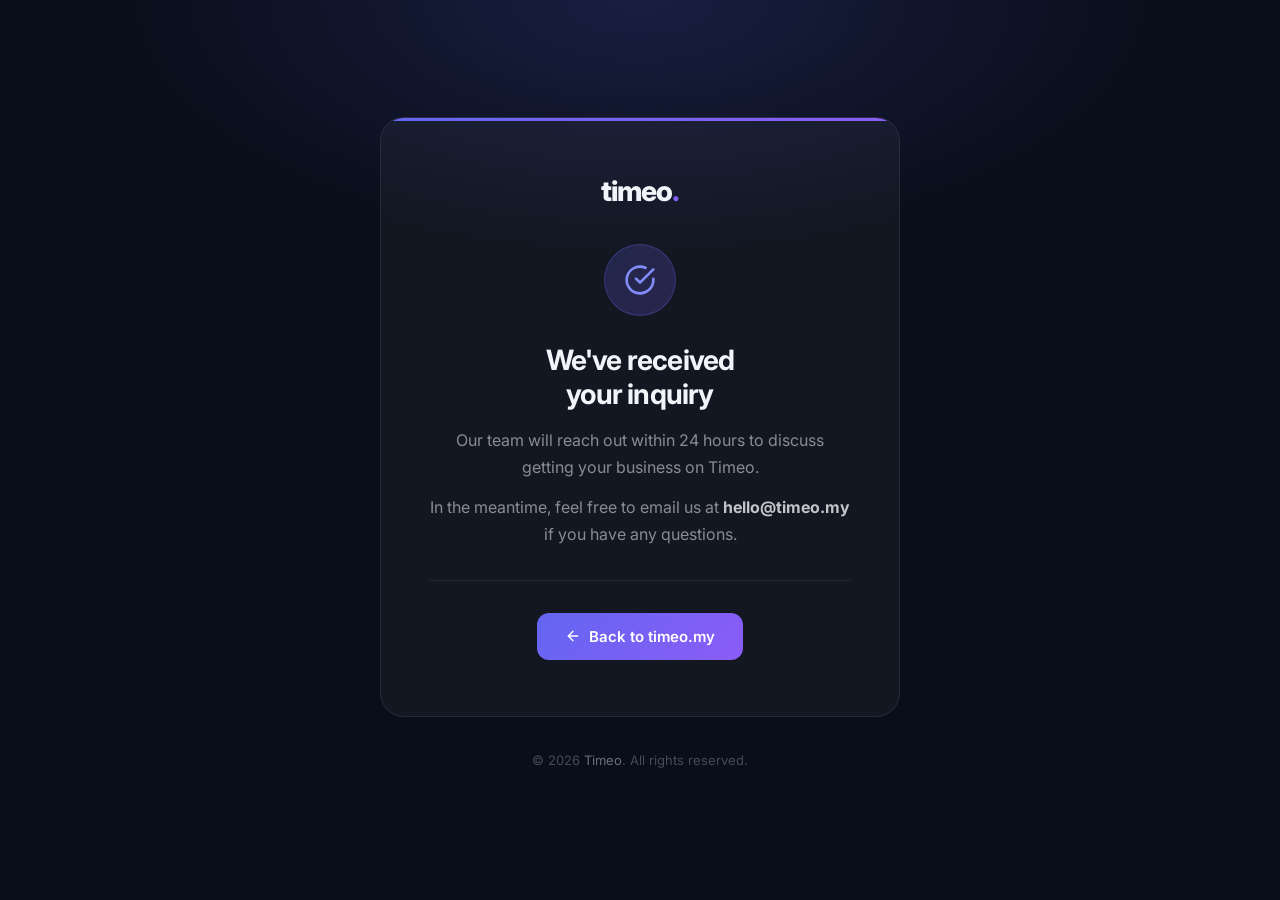
<file: thanks.html>
<!DOCTYPE html>
<html lang="en">
<head>
  <meta charset="UTF-8" />
  <meta name="viewport" content="width=device-width, initial-scale=1.0" />
  <title>Thank You — Timeo</title>
  <meta name="description" content="We've received your inquiry. Our team will be in touch shortly." />
  <link rel="preconnect" href="https://fonts.googleapis.com" />
  <link rel="preconnect" href="https://fonts.gstatic.com" crossorigin />
  <link href="https://fonts.googleapis.com/css2?family=Inter:wght@300;400;500;600;700;800&display=swap" rel="stylesheet" />
  <style>
    *, *::before, *::after { box-sizing: border-box; margin: 0; padding: 0; }

    :root {
      --bg: #090e1a;
      --surface: rgba(255,255,255,0.04);
      --border: rgba(255,255,255,0.08);
      --accent: #6366f1;
      --accent-end: #8b5cf6;
      --text: #f1f5f9;
      --muted: rgba(255,255,255,0.5);
    }

    html, body {
      height: 100%;
      background: var(--bg);
      color: var(--text);
      font-family: 'Inter', sans-serif;
      -webkit-font-smoothing: antialiased;
    }

    body {
      display: flex;
      flex-direction: column;
      align-items: center;
      justify-content: center;
      min-height: 100vh;
      padding: 40px 24px;
      text-align: center;
      background-image:
        radial-gradient(ellipse 60% 40% at 50% 0%, rgba(99,102,241,0.18) 0%, transparent 70%);
    }

    .card {
      background: var(--surface);
      border: 1px solid var(--border);
      border-radius: 24px;
      padding: 56px 48px;
      max-width: 520px;
      width: 100%;
      position: relative;
      overflow: hidden;
    }

    .card::before {
      content: '';
      position: absolute;
      top: 0; left: 0; right: 0;
      height: 3px;
      background: linear-gradient(90deg, var(--accent), var(--accent-end));
      border-radius: 24px 24px 0 0;
    }

    .logo {
      font-size: 28px;
      font-weight: 800;
      letter-spacing: -1px;
      margin-bottom: 36px;
      display: inline-block;
    }

    .logo span {
      background: linear-gradient(135deg, var(--accent), var(--accent-end));
      -webkit-background-clip: text;
      -webkit-text-fill-color: transparent;
      background-clip: text;
    }

    .icon-wrap {
      width: 72px;
      height: 72px;
      background: linear-gradient(135deg, rgba(99,102,241,0.2), rgba(139,92,246,0.2));
      border: 1px solid rgba(99,102,241,0.3);
      border-radius: 50%;
      display: flex;
      align-items: center;
      justify-content: center;
      margin: 0 auto 28px;
    }

    .icon-wrap svg {
      color: #818cf8;
    }

    h1 {
      font-size: 28px;
      font-weight: 700;
      letter-spacing: -0.8px;
      margin-bottom: 16px;
      line-height: 1.2;
    }

    p {
      font-size: 16px;
      color: var(--muted);
      line-height: 1.7;
      margin-bottom: 12px;
    }

    .divider {
      border: none;
      border-top: 1px solid var(--border);
      margin: 32px 0;
    }

    .back-link {
      display: inline-flex;
      align-items: center;
      gap: 8px;
      background: linear-gradient(135deg, var(--accent), var(--accent-end));
      color: #fff;
      font-weight: 600;
      font-size: 15px;
      text-decoration: none;
      padding: 14px 28px;
      border-radius: 12px;
      transition: opacity 0.2s, transform 0.2s;
    }

    .back-link:hover {
      opacity: 0.9;
      transform: translateY(-1px);
    }

    .footer-note {
      margin-top: 32px;
      font-size: 13px;
      color: rgba(255,255,255,0.25);
    }

    .footer-note a {
      color: rgba(255,255,255,0.4);
      text-decoration: none;
    }

    .footer-note a:hover {
      color: rgba(255,255,255,0.7);
    }

    @media (max-width: 480px) {
      .card { padding: 40px 24px; }
      h1 { font-size: 24px; }
    }
  </style>
</head>
<body>
  <div class="card">
    <div class="logo">timeo<span>.</span></div>

    <div class="icon-wrap">
      <svg xmlns="http://www.w3.org/2000/svg" width="32" height="32" viewBox="0 0 24 24" fill="none" stroke="currentColor" stroke-width="2" stroke-linecap="round" stroke-linejoin="round">
        <path d="M22 11.08V12a10 10 0 1 1-5.93-9.14"/>
        <polyline points="22 4 12 14.01 9 11.01"/>
      </svg>
    </div>

    <h1>We've received<br />your inquiry</h1>
    <p>Our team will reach out within 24 hours to discuss getting your business on Timeo.</p>
    <p>In the meantime, feel free to email us at <strong style="color:rgba(255,255,255,0.75)">hello@timeo.my</strong> if you have any questions.</p>

    <hr class="divider" />

    <a href="https://timeo.my" class="back-link">
      <svg xmlns="http://www.w3.org/2000/svg" width="16" height="16" viewBox="0 0 24 24" fill="none" stroke="currentColor" stroke-width="2" stroke-linecap="round" stroke-linejoin="round"><path d="M19 12H5"/><path d="M12 19l-7-7 7-7"/></svg>
      Back to timeo.my
    </a>
  </div>

  <p class="footer-note">© 2026 <a href="https://timeo.my">Timeo</a>. All rights reserved.</p>
</body>
</html>
</file>
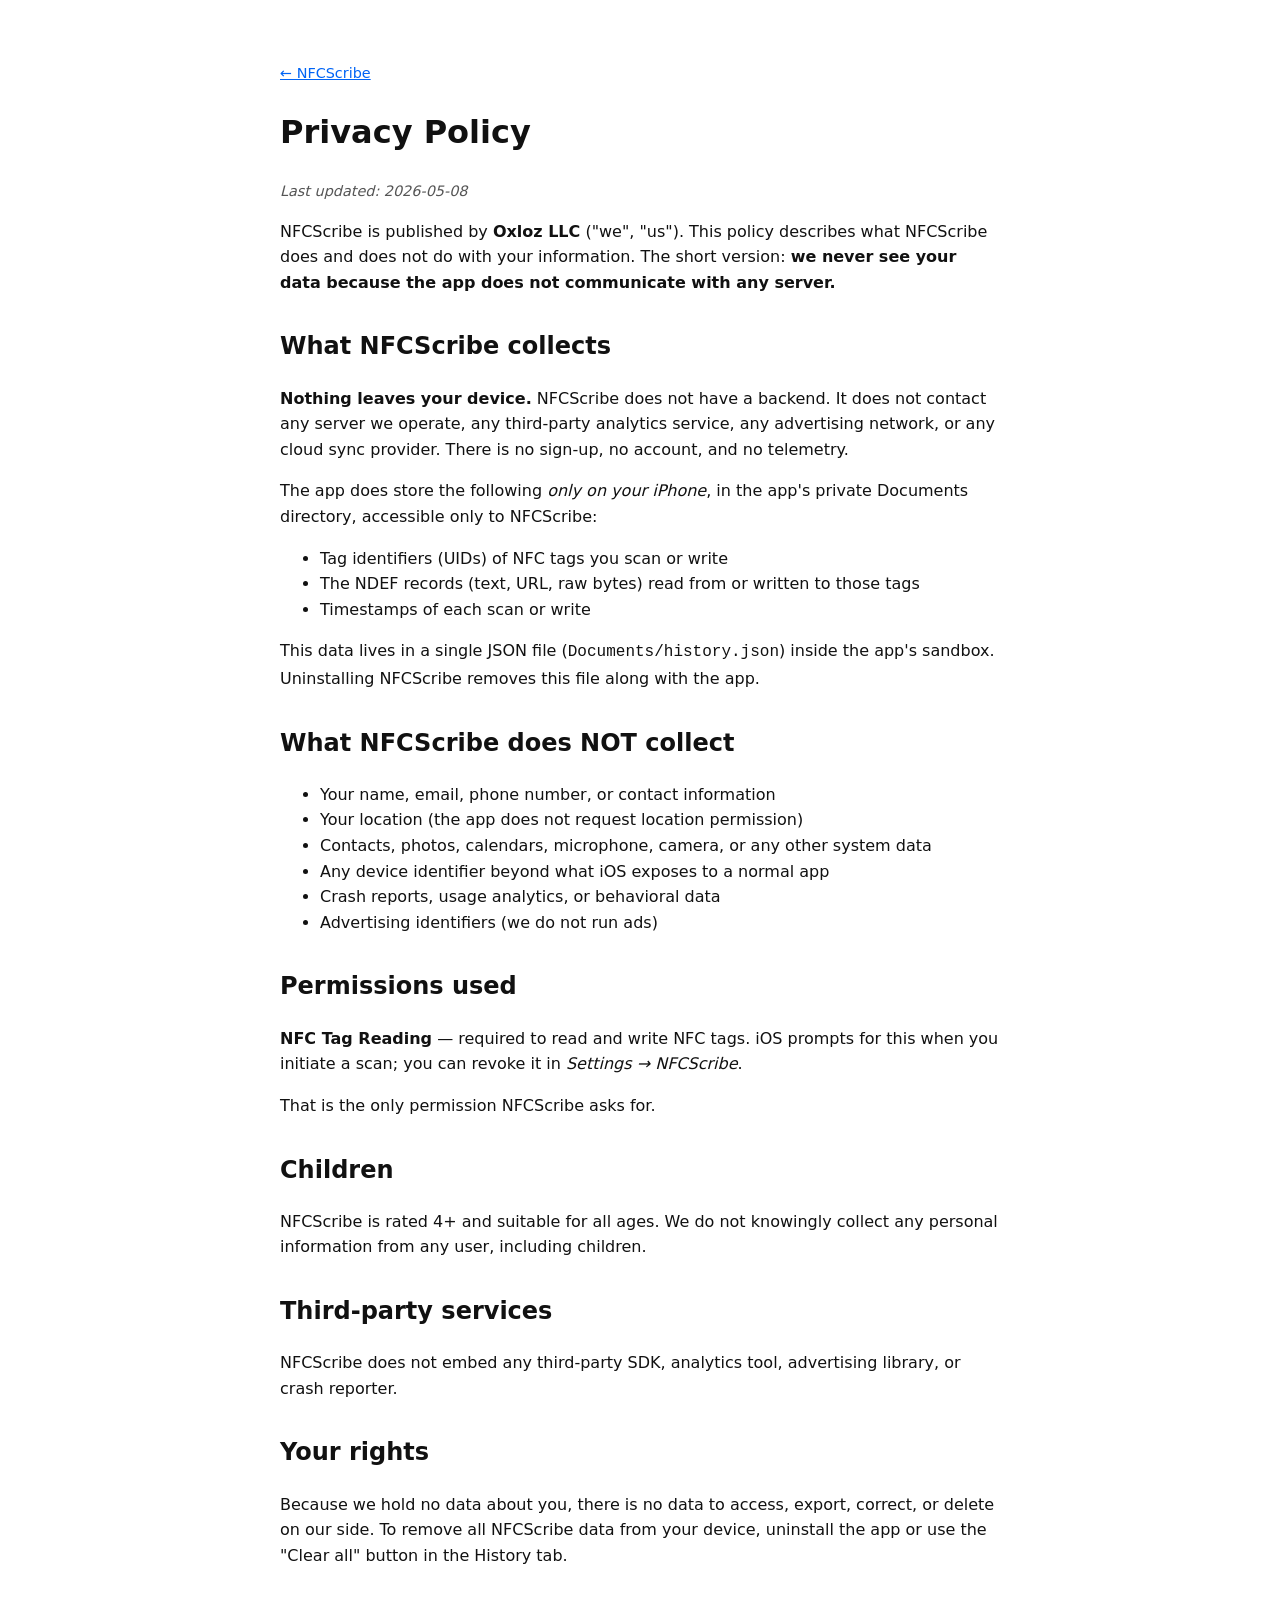
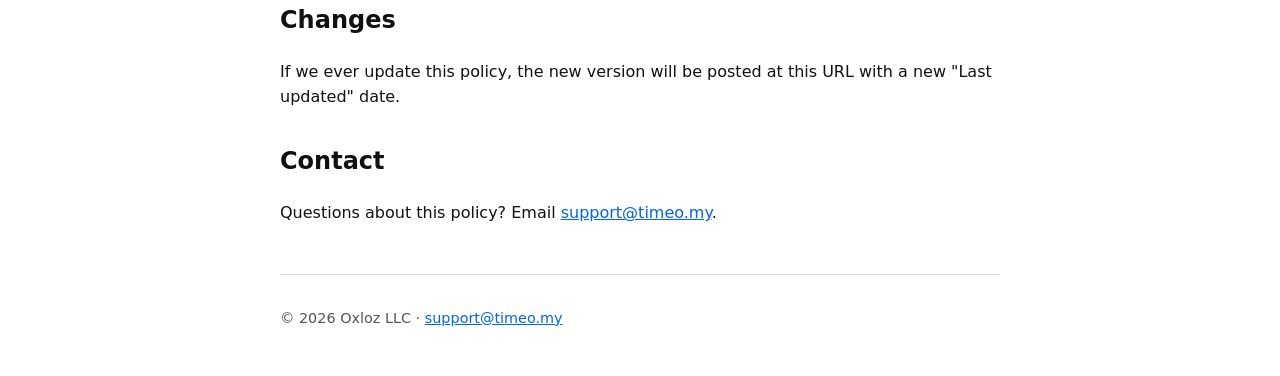
<file: nfcscribe/privacy.html>
<!DOCTYPE html>
<html lang="en">
<head>
<meta charset="utf-8">
<meta name="viewport" content="width=device-width, initial-scale=1">
<title>NFCScribe — Privacy Policy</title>
<style>
:root { color-scheme: light dark; --fg: #111; --bg: #fff; --muted: #555; --accent: #0064F5; }
@media (prefers-color-scheme: dark) { :root { --fg: #f0f0f0; --bg: #111; --muted: #aaa; --accent: #4d94ff; } }
* { box-sizing: border-box; }
body { margin: 0; padding: 3rem 1.5rem; font: 16px/1.6 -apple-system, BlinkMacSystemFont, system-ui, sans-serif; color: var(--fg); background: var(--bg); }
.wrap { max-width: 720px; margin: 0 auto; }
h1 { font-size: 2rem; }
h2 { margin-top: 2rem; }
.muted { color: var(--muted); font-size: 0.9rem; }
a { color: var(--accent); }
footer { margin-top: 3rem; padding-top: 2rem; border-top: 1px solid #ddd; color: var(--muted); font-size: 0.9rem; }
</style>
</head>
<body>
<div class="wrap">
<p class="muted"><a href="index.html">&larr; NFCScribe</a></p>
<h1>Privacy Policy</h1>
<p class="muted"><em>Last updated: 2026-05-08</em></p>

<p>NFCScribe is published by <strong>Oxloz LLC</strong> ("we", "us"). This policy describes what NFCScribe does and does not do with your information. The short version: <strong>we never see your data because the app does not communicate with any server.</strong></p>

<h2>What NFCScribe collects</h2>
<p><strong>Nothing leaves your device.</strong> NFCScribe does not have a backend. It does not contact any server we operate, any third-party analytics service, any advertising network, or any cloud sync provider. There is no sign-up, no account, and no telemetry.</p>

<p>The app does store the following <em>only on your iPhone</em>, in the app's private Documents directory, accessible only to NFCScribe:</p>
<ul>
<li>Tag identifiers (UIDs) of NFC tags you scan or write</li>
<li>The NDEF records (text, URL, raw bytes) read from or written to those tags</li>
<li>Timestamps of each scan or write</li>
</ul>
<p>This data lives in a single JSON file (<code>Documents/history.json</code>) inside the app's sandbox. Uninstalling NFCScribe removes this file along with the app.</p>

<h2>What NFCScribe does NOT collect</h2>
<ul>
<li>Your name, email, phone number, or contact information</li>
<li>Your location (the app does not request location permission)</li>
<li>Contacts, photos, calendars, microphone, camera, or any other system data</li>
<li>Any device identifier beyond what iOS exposes to a normal app</li>
<li>Crash reports, usage analytics, or behavioral data</li>
<li>Advertising identifiers (we do not run ads)</li>
</ul>

<h2>Permissions used</h2>
<p><strong>NFC Tag Reading</strong> — required to read and write NFC tags. iOS prompts for this when you initiate a scan; you can revoke it in <em>Settings &rarr; NFCScribe</em>.</p>
<p>That is the only permission NFCScribe asks for.</p>

<h2>Children</h2>
<p>NFCScribe is rated 4+ and suitable for all ages. We do not knowingly collect any personal information from any user, including children.</p>

<h2>Third-party services</h2>
<p>NFCScribe does not embed any third-party SDK, analytics tool, advertising library, or crash reporter.</p>

<h2>Your rights</h2>
<p>Because we hold no data about you, there is no data to access, export, correct, or delete on our side. To remove all NFCScribe data from your device, uninstall the app or use the "Clear all" button in the History tab.</p>

<h2>Changes</h2>
<p>If we ever update this policy, the new version will be posted at this URL with a new "Last updated" date.</p>

<h2>Contact</h2>
<p>Questions about this policy? Email <a href="mailto:support@timeo.my">support@timeo.my</a>.</p>

<footer>
&copy; 2026 Oxloz LLC · <a href="mailto:support@timeo.my">support@timeo.my</a>
</footer>
</div>
</body>
</html>
</file>
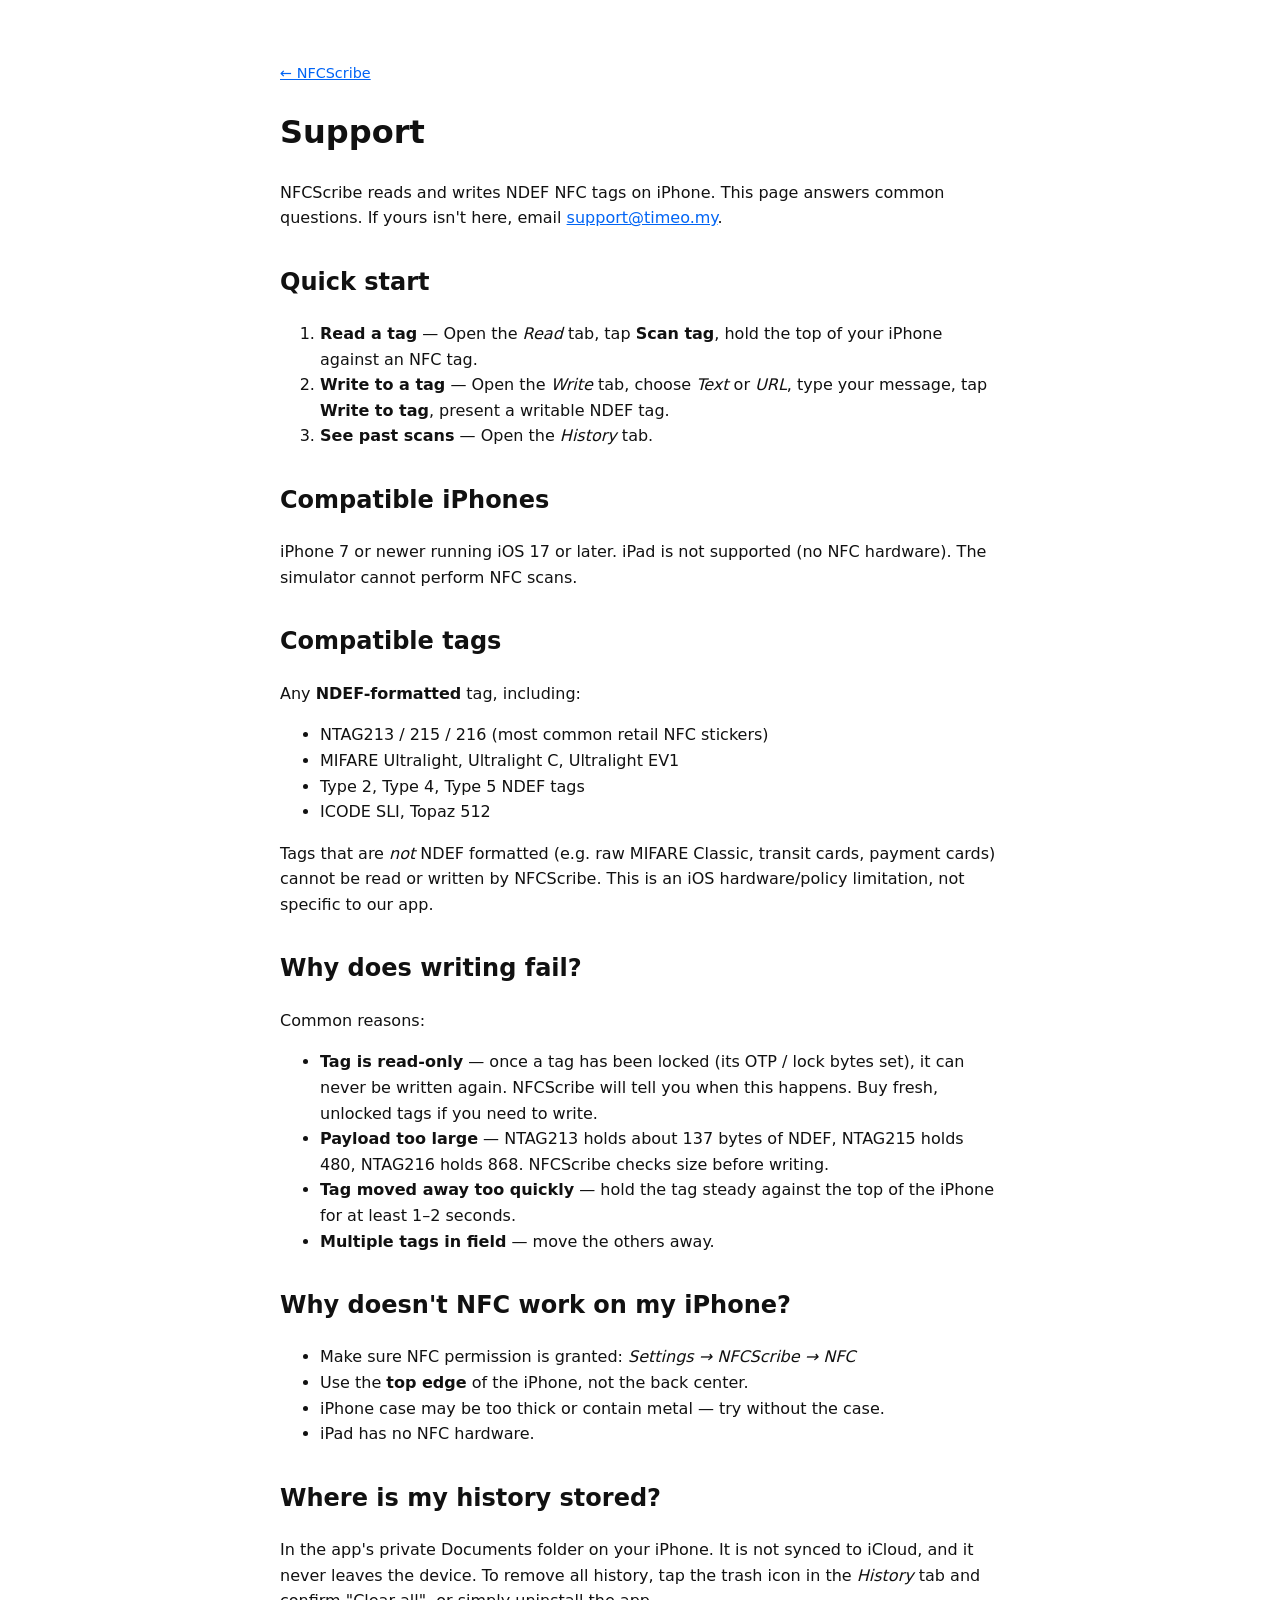
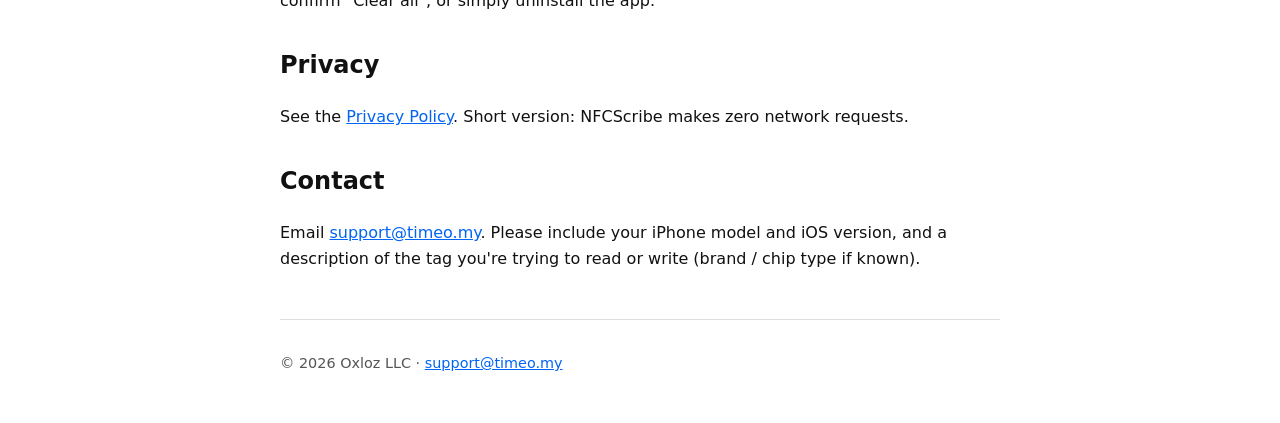
<file: nfcscribe/support.html>
<!DOCTYPE html>
<html lang="en">
<head>
<meta charset="utf-8">
<meta name="viewport" content="width=device-width, initial-scale=1">
<title>NFCScribe — Support</title>
<style>
:root { color-scheme: light dark; --fg: #111; --bg: #fff; --muted: #555; --accent: #0064F5; }
@media (prefers-color-scheme: dark) { :root { --fg: #f0f0f0; --bg: #111; --muted: #aaa; --accent: #4d94ff; } }
* { box-sizing: border-box; }
body { margin: 0; padding: 3rem 1.5rem; font: 16px/1.6 -apple-system, BlinkMacSystemFont, system-ui, sans-serif; color: var(--fg); background: var(--bg); }
.wrap { max-width: 720px; margin: 0 auto; }
h1 { font-size: 2rem; }
h2 { margin-top: 2rem; }
.muted { color: var(--muted); font-size: 0.9rem; }
a { color: var(--accent); }
footer { margin-top: 3rem; padding-top: 2rem; border-top: 1px solid #ddd; color: var(--muted); font-size: 0.9rem; }
</style>
</head>
<body>
<div class="wrap">
<p class="muted"><a href="index.html">&larr; NFCScribe</a></p>
<h1>Support</h1>
<p>NFCScribe reads and writes NDEF NFC tags on iPhone. This page answers common questions. If yours isn't here, email <a href="mailto:support@timeo.my">support@timeo.my</a>.</p>

<h2>Quick start</h2>
<ol>
<li><strong>Read a tag</strong> &mdash; Open the <em>Read</em> tab, tap <strong>Scan tag</strong>, hold the top of your iPhone against an NFC tag.</li>
<li><strong>Write to a tag</strong> &mdash; Open the <em>Write</em> tab, choose <em>Text</em> or <em>URL</em>, type your message, tap <strong>Write to tag</strong>, present a writable NDEF tag.</li>
<li><strong>See past scans</strong> &mdash; Open the <em>History</em> tab.</li>
</ol>

<h2>Compatible iPhones</h2>
<p>iPhone 7 or newer running iOS 17 or later. iPad is not supported (no NFC hardware). The simulator cannot perform NFC scans.</p>

<h2>Compatible tags</h2>
<p>Any <strong>NDEF-formatted</strong> tag, including:</p>
<ul>
<li>NTAG213 / 215 / 216 (most common retail NFC stickers)</li>
<li>MIFARE Ultralight, Ultralight C, Ultralight EV1</li>
<li>Type 2, Type 4, Type 5 NDEF tags</li>
<li>ICODE SLI, Topaz 512</li>
</ul>
<p>Tags that are <em>not</em> NDEF formatted (e.g. raw MIFARE Classic, transit cards, payment cards) cannot be read or written by NFCScribe. This is an iOS hardware/policy limitation, not specific to our app.</p>

<h2>Why does writing fail?</h2>
<p>Common reasons:</p>
<ul>
<li><strong>Tag is read-only</strong> &mdash; once a tag has been locked (its OTP / lock bytes set), it can never be written again. NFCScribe will tell you when this happens. Buy fresh, unlocked tags if you need to write.</li>
<li><strong>Payload too large</strong> &mdash; NTAG213 holds about 137 bytes of NDEF, NTAG215 holds 480, NTAG216 holds 868. NFCScribe checks size before writing.</li>
<li><strong>Tag moved away too quickly</strong> &mdash; hold the tag steady against the top of the iPhone for at least 1&ndash;2 seconds.</li>
<li><strong>Multiple tags in field</strong> &mdash; move the others away.</li>
</ul>

<h2>Why doesn't NFC work on my iPhone?</h2>
<ul>
<li>Make sure NFC permission is granted: <em>Settings &rarr; NFCScribe &rarr; NFC</em></li>
<li>Use the <strong>top edge</strong> of the iPhone, not the back center.</li>
<li>iPhone case may be too thick or contain metal &mdash; try without the case.</li>
<li>iPad has no NFC hardware.</li>
</ul>

<h2>Where is my history stored?</h2>
<p>In the app's private Documents folder on your iPhone. It is not synced to iCloud, and it never leaves the device. To remove all history, tap the trash icon in the <em>History</em> tab and confirm "Clear all", or simply uninstall the app.</p>

<h2>Privacy</h2>
<p>See the <a href="privacy.html">Privacy Policy</a>. Short version: NFCScribe makes zero network requests.</p>

<h2>Contact</h2>
<p>Email <a href="mailto:support@timeo.my">support@timeo.my</a>. Please include your iPhone model and iOS version, and a description of the tag you're trying to read or write (brand / chip type if known).</p>

<footer>
&copy; 2026 Oxloz LLC · <a href="mailto:support@timeo.my">support@timeo.my</a>
</footer>
</div>
</body>
</html>
</file>
<file: style.css>
/* =============================================
   TIMEO MARKETING WEBSITE — STYLE.CSS
   Clean, modern, premium SaaS aesthetic
   ============================================= */

/* === RESET & BASE === */
*, *::before, *::after {
  box-sizing: border-box;
  margin: 0;
  padding: 0;
}

:root {
  --blue: #0066FF;
  --blue-light: #3385FF;
  --blue-dark: #0050CC;
  --teal: #00B4D8;
  --navy: #0A0F1E;
  --navy-mid: #111827;
  --navy-light: #1E2A3B;
  --gray-900: #0F172A;
  --gray-800: #1E293B;
  --gray-700: #334155;
  --gray-600: #475569;
  --gray-500: #64748B;
  --gray-400: #94A3B8;
  --gray-300: #CBD5E1;
  --gray-200: #E2E8F0;
  --gray-100: #F1F5F9;
  --gray-50: #F8FAFC;
  --white: #FFFFFF;
  --success: #10B981;
  --warning: #F59E0B;

  --font: 'Inter', -apple-system, BlinkMacSystemFont, 'Segoe UI', sans-serif;
  --radius: 12px;
  --radius-lg: 20px;
  --radius-xl: 28px;
  --shadow-sm: 0 1px 3px rgba(0,0,0,0.08), 0 1px 2px rgba(0,0,0,0.04);
  --shadow: 0 4px 16px rgba(0,0,0,0.08), 0 2px 8px rgba(0,0,0,0.04);
  --shadow-lg: 0 20px 60px rgba(0,0,0,0.12), 0 8px 24px rgba(0,0,0,0.06);
  --shadow-xl: 0 40px 80px rgba(0,0,0,0.16), 0 16px 40px rgba(0,0,0,0.08);
  --blue-shadow: 0 8px 32px rgba(0,102,255,0.24);
}

html {
  scroll-behavior: smooth;
  -webkit-font-smoothing: antialiased;
}

body {
  font-family: var(--font);
  color: var(--gray-800);
  background: var(--white);
  line-height: 1.6;
  overflow-x: hidden;
}

.container {
  max-width: 1200px;
  margin: 0 auto;
  padding: 0 24px;
}

a {
  text-decoration: none;
  color: inherit;
}

/* === BUTTONS === */
.btn {
  display: inline-flex;
  align-items: center;
  gap: 8px;
  padding: 10px 22px;
  border-radius: 8px;
  font-family: var(--font);
  font-size: 14px;
  font-weight: 600;
  cursor: pointer;
  transition: all 0.2s ease;
  border: none;
  white-space: nowrap;
}

.btn-primary {
  background: var(--blue);
  color: var(--white);
  box-shadow: 0 4px 14px rgba(0,102,255,0.35);
}

.btn-primary:hover {
  background: var(--blue-light);
  box-shadow: 0 6px 20px rgba(0,102,255,0.45);
  transform: translateY(-1px);
}

.btn-ghost {
  background: transparent;
  color: var(--gray-700);
  border: 1.5px solid var(--gray-200);
}

.btn-ghost:hover {
  background: var(--gray-50);
  border-color: var(--gray-300);
}

.btn-ghost-white {
  background: rgba(255,255,255,0.1);
  color: var(--white);
  border: 1.5px solid rgba(255,255,255,0.25);
  backdrop-filter: blur(10px);
}

.btn-ghost-white:hover {
  background: rgba(255,255,255,0.18);
  border-color: rgba(255,255,255,0.4);
}

.btn-outline {
  background: transparent;
  color: var(--blue);
  border: 1.5px solid var(--blue);
}

.btn-outline:hover {
  background: rgba(0,102,255,0.05);
}

.btn-white {
  background: var(--white);
  color: var(--navy);
  font-weight: 700;
  box-shadow: 0 4px 20px rgba(0,0,0,0.15);
}

.btn-white:hover {
  transform: translateY(-1px);
  box-shadow: 0 8px 30px rgba(0,0,0,0.2);
}

.btn-large {
  padding: 14px 28px;
  font-size: 15px;
  border-radius: 10px;
}

.btn-full {
  width: 100%;
  justify-content: center;
  padding: 14px;
}

/* === NAVBAR === */
.navbar {
  position: fixed;
  top: 0;
  left: 0;
  right: 0;
  z-index: 100;
  background: rgba(255,255,255,0.85);
  backdrop-filter: blur(20px);
  -webkit-backdrop-filter: blur(20px);
  border-bottom: 1px solid transparent;
  transition: all 0.3s ease;
}

.navbar.scrolled {
  background: rgba(255,255,255,0.95);
  border-bottom-color: var(--gray-200);
  box-shadow: 0 2px 20px rgba(0,0,0,0.06);
}

.nav-container {
  max-width: 1200px;
  margin: 0 auto;
  padding: 0 24px;
  height: 64px;
  display: flex;
  align-items: center;
  gap: 40px;
}

.nav-logo {
  font-size: 22px;
  font-weight: 800;
  letter-spacing: -0.5px;
  color: var(--navy);
  flex-shrink: 0;
}

.logo-text { color: var(--navy); }
.logo-dot { color: var(--blue); }

.nav-links {
  display: flex;
  list-style: none;
  gap: 32px;
  flex: 1;
}

.nav-links a {
  font-size: 14px;
  font-weight: 500;
  color: var(--gray-600);
  transition: color 0.2s;
}

.nav-links a:hover {
  color: var(--gray-900);
}

.nav-actions {
  display: flex;
  align-items: center;
  gap: 0.5rem;
  margin-left: auto;
  flex-shrink: 0;
}

.nav-login {
  padding: 0.4rem 1rem;
  font-size: 0.875rem;
}

.nav-cta {
  flex-shrink: 0;
}

.mobile-menu-btn {
  display: none;
  flex-direction: column;
  gap: 5px;
  background: none;
  border: none;
  cursor: pointer;
  padding: 4px;
  margin-left: auto;
}

.mobile-menu-btn span {
  display: block;
  width: 22px;
  height: 2px;
  background: var(--gray-700);
  border-radius: 2px;
  transition: all 0.3s;
}

.mobile-menu {
  display: none;
  flex-direction: column;
  gap: 4px;
  padding: 12px 24px 20px;
  border-top: 1px solid var(--gray-100);
  background: rgba(255,255,255,0.98);
}

.mobile-menu a {
  font-size: 15px;
  font-weight: 500;
  color: var(--gray-700);
  padding: 10px 0;
  border-bottom: 1px solid var(--gray-100);
}

.mobile-menu .btn {
  margin-top: 8px;
  justify-content: center;
  width: 100%;
}

.mobile-menu.open {
  display: flex;
}

/* === HERO === */
.hero {
  min-height: 100vh;
  display: flex;
  flex-direction: column;
  padding-top: 64px;
  position: relative;
  overflow: hidden;
  background: var(--white);
}

.hero-bg-gradient {
  position: absolute;
  inset: 0;
  background:
    radial-gradient(ellipse 70% 60% at 60% -10%, rgba(0,102,255,0.07) 0%, transparent 60%),
    radial-gradient(ellipse 50% 40% at 90% 80%, rgba(0,180,216,0.05) 0%, transparent 50%),
    radial-gradient(ellipse 40% 30% at 5% 90%, rgba(0,102,255,0.04) 0%, transparent 50%);
  pointer-events: none;
}

.hero-container {
  flex: 1;
  max-width: 1200px;
  margin: 0 auto;
  padding: 0 24px;
  display: grid;
  grid-template-columns: 1fr 1fr;
  gap: 60px;
  align-items: center;
  padding-top: 60px;
  padding-bottom: 60px;
}

.hero-content {
  display: flex;
  flex-direction: column;
  gap: 28px;
}

.hero-badge {
  display: inline-flex;
  align-items: center;
  gap: 10px;
  background: rgba(0,102,255,0.06);
  border: 1px solid rgba(0,102,255,0.15);
  border-radius: 50px;
  padding: 6px 14px 6px 10px;
  font-size: 13px;
  font-weight: 500;
  color: var(--blue);
  width: fit-content;
}

.badge-dot {
  width: 8px;
  height: 8px;
  border-radius: 50%;
  background: var(--blue);
  animation: pulse-dot 2s infinite;
  flex-shrink: 0;
}

@keyframes pulse-dot {
  0%, 100% { opacity: 1; transform: scale(1); }
  50% { opacity: 0.6; transform: scale(0.85); }
}

.hero-headline {
  font-size: clamp(44px, 5.5vw, 72px);
  font-weight: 900;
  line-height: 1.06;
  letter-spacing: -2.5px;
  color: var(--navy);
}

.gradient-text {
  background: linear-gradient(135deg, var(--blue) 0%, var(--teal) 100%);
  -webkit-background-clip: text;
  -webkit-text-fill-color: transparent;
  background-clip: text;
}

.hero-subheadline {
  font-size: 18px;
  color: var(--gray-600);
  line-height: 1.65;
  max-width: 480px;
}

.hero-ctas {
  display: flex;
  gap: 12px;
  flex-wrap: wrap;
}

.hero-stats {
  display: flex;
  align-items: center;
  gap: 24px;
  padding-top: 8px;
}

.stat {
  display: flex;
  flex-direction: column;
  gap: 2px;
}

.stat-number {
  font-size: 24px;
  font-weight: 800;
  color: var(--navy);
  letter-spacing: -1px;
}

.stat-label {
  font-size: 12px;
  color: var(--gray-500);
  font-weight: 500;
}

.stat-divider {
  width: 1px;
  height: 32px;
  background: var(--gray-200);
}

/* === DASHBOARD MOCKUP === */
.hero-visual {
  position: relative;
}

.dashboard-mockup {
  background: var(--white);
  border-radius: 16px;
  box-shadow:
    0 0 0 1px rgba(0,0,0,0.06),
    0 8px 40px rgba(0,0,0,0.1),
    0 40px 80px rgba(0,0,0,0.08);
  overflow: hidden;
  transform: perspective(1200px) rotateY(-4deg) rotateX(2deg);
  transition: transform 0.4s ease;
}

.dashboard-mockup:hover {
  transform: perspective(1200px) rotateY(-2deg) rotateX(1deg) translateY(-4px);
}

.mockup-topbar {
  display: flex;
  align-items: center;
  gap: 12px;
  padding: 12px 16px;
  background: var(--gray-50);
  border-bottom: 1px solid var(--gray-100);
}

.mockup-dots {
  display: flex;
  gap: 6px;
}

.dot {
  width: 10px;
  height: 10px;
  border-radius: 50%;
}

.dot-red { background: #FF5F57; }
.dot-yellow { background: #FEBC2E; }
.dot-green { background: #28C840; }

.mockup-url {
  flex: 1;
  background: var(--white);
  border: 1px solid var(--gray-200);
  border-radius: 6px;
  padding: 4px 12px;
  font-size: 11px;
  color: var(--gray-500);
  text-align: center;
}

.mockup-actions {
  display: flex;
  gap: 6px;
}

.mock-icon {
  width: 24px;
  height: 24px;
  background: var(--gray-200);
  border-radius: 4px;
}

.mockup-body {
  display: flex;
  height: 420px;
}

.mockup-sidebar {
  width: 160px;
  background: var(--navy);
  padding: 16px 12px;
  display: flex;
  flex-direction: column;
  gap: 8px;
  flex-shrink: 0;
}

.sidebar-logo {
  font-size: 15px;
  font-weight: 800;
  color: var(--white);
  padding: 0 4px 12px;
  border-bottom: 1px solid rgba(255,255,255,0.08);
  margin-bottom: 4px;
  letter-spacing: -0.5px;
}

.sidebar-logo span { color: var(--blue); }

.sidebar-nav {
  display: flex;
  flex-direction: column;
  gap: 2px;
}

.sidebar-item {
  display: flex;
  align-items: center;
  gap: 8px;
  padding: 8px 10px;
  border-radius: 7px;
  font-size: 11.5px;
  color: rgba(255,255,255,0.5);
  cursor: pointer;
  transition: all 0.2s;
}

.sidebar-item:hover {
  background: rgba(255,255,255,0.06);
  color: rgba(255,255,255,0.8);
}

.sidebar-item.active {
  background: rgba(0,102,255,0.2);
  color: var(--white);
}

.mockup-main {
  flex: 1;
  padding: 20px;
  overflow: hidden;
  background: var(--gray-50);
  display: flex;
  flex-direction: column;
  gap: 14px;
}

.mockup-header-row {
  display: flex;
  justify-content: space-between;
  align-items: flex-start;
}

.mock-title {
  font-size: 15px;
  font-weight: 700;
  color: var(--gray-900);
}

.mock-subtitle {
  font-size: 11px;
  color: var(--gray-500);
  margin-top: 2px;
}

.mock-badge-green {
  background: rgba(16,185,129,0.1);
  color: #059669;
  border: 1px solid rgba(16,185,129,0.2);
  border-radius: 50px;
  padding: 3px 10px;
  font-size: 11px;
  font-weight: 600;
}

.mockup-stats-row {
  display: grid;
  grid-template-columns: repeat(3, 1fr);
  gap: 10px;
}

.mock-stat-card {
  background: var(--white);
  border: 1px solid var(--gray-200);
  border-radius: 8px;
  padding: 12px;
}

.mock-stat-label {
  font-size: 10px;
  color: var(--gray-500);
  margin-bottom: 4px;
  font-weight: 500;
}

.mock-stat-value {
  font-size: 16px;
  font-weight: 800;
  color: var(--gray-900);
  letter-spacing: -0.5px;
  line-height: 1.2;
}

.mock-stat-trend {
  font-size: 10px;
  font-weight: 600;
  margin-top: 3px;
}

.mock-stat-trend.up { color: var(--success); }

.mock-bookings-title {
  font-size: 11px;
  font-weight: 700;
  color: var(--gray-700);
  text-transform: uppercase;
  letter-spacing: 0.5px;
}

.mock-booking-list {
  display: flex;
  flex-direction: column;
  gap: 6px;
  flex: 1;
  overflow: hidden;
}

.mock-booking-item {
  display: flex;
  align-items: center;
  gap: 10px;
  background: var(--white);
  border: 1px solid var(--gray-100);
  border-radius: 8px;
  padding: 9px 12px;
}

.mock-avatar {
  width: 28px;
  height: 28px;
  border-radius: 50%;
  font-size: 9px;
  font-weight: 700;
  color: white;
  display: flex;
  align-items: center;
  justify-content: center;
  flex-shrink: 0;
}

.mock-avatar-blue { background: linear-gradient(135deg, #3B82F6, #0066FF); }
.mock-avatar-purple { background: linear-gradient(135deg, #8B5CF6, #6D28D9); }
.mock-avatar-orange { background: linear-gradient(135deg, #F59E0B, #D97706); }

.mock-booking-info {
  flex: 1;
  overflow: hidden;
}

.mock-booking-name {
  font-size: 11px;
  font-weight: 600;
  color: var(--gray-900);
  white-space: nowrap;
  overflow: hidden;
  text-overflow: ellipsis;
}

.mock-booking-service {
  font-size: 10px;
  color: var(--gray-500);
}

.mock-status {
  font-size: 10px;
  font-weight: 600;
  padding: 2px 8px;
  border-radius: 50px;
  flex-shrink: 0;
}

.mock-status.confirmed {
  background: rgba(16,185,129,0.1);
  color: #059669;
}

.mock-status.pending {
  background: rgba(245,158,11,0.1);
  color: #D97706;
}

.mockup-glow {
  position: absolute;
  bottom: -60px;
  left: 50%;
  transform: translateX(-50%);
  width: 80%;
  height: 80px;
  background: radial-gradient(ellipse, rgba(0,102,255,0.15) 0%, transparent 70%);
  filter: blur(20px);
  pointer-events: none;
}

.hero-scroll-indicator {
  display: flex;
  justify-content: center;
  padding: 20px 0 40px;
}

.scroll-line {
  width: 1px;
  height: 40px;
  background: linear-gradient(to bottom, transparent, var(--gray-300));
  animation: scroll-fade 2s ease-in-out infinite;
}

@keyframes scroll-fade {
  0%, 100% { opacity: 0; transform: scaleY(0.5); }
  50% { opacity: 1; transform: scaleY(1); }
}

/* === SOCIAL PROOF === */
.social-proof {
  padding: 32px 0;
  border-top: 1px solid var(--gray-100);
  border-bottom: 1px solid var(--gray-100);
  background: var(--gray-50);
}

.proof-label {
  text-align: center;
  font-size: 13px;
  color: var(--gray-400);
  font-weight: 500;
  letter-spacing: 0.5px;
  text-transform: uppercase;
  margin-bottom: 20px;
}

.proof-logos {
  display: flex;
  justify-content: center;
  align-items: center;
  gap: 48px;
  flex-wrap: wrap;
}

.proof-item {
  display: flex;
  flex-direction: column;
  align-items: center;
  gap: 6px;
  font-size: 12px;
  font-weight: 600;
  color: var(--gray-400);
  letter-spacing: 0.3px;
  text-transform: uppercase;
  transition: all 0.2s;
}

.proof-item:hover {
  color: var(--gray-600);
  transform: translateY(-1px);
}

.proof-icon {
  font-size: 22px;
  filter: grayscale(0.3);
}

/* === SECTION SHARED STYLES === */
.section-header {
  text-align: center;
  margin-bottom: 64px;
}

.section-badge {
  display: inline-block;
  background: rgba(0,102,255,0.07);
  color: var(--blue);
  border: 1px solid rgba(0,102,255,0.15);
  border-radius: 50px;
  padding: 4px 16px;
  font-size: 12px;
  font-weight: 700;
  letter-spacing: 1px;
  text-transform: uppercase;
  margin-bottom: 16px;
}

.section-title {
  font-size: clamp(32px, 4vw, 48px);
  font-weight: 900;
  letter-spacing: -1.5px;
  line-height: 1.1;
  color: var(--navy);
  margin-bottom: 16px;
}

.section-subtitle {
  font-size: 17px;
  color: var(--gray-500);
  max-width: 500px;
  margin: 0 auto;
  line-height: 1.65;
}

/* === FEATURES === */
.features {
  padding: 120px 0;
  background: var(--white);
}

.features-grid {
  display: grid;
  grid-template-columns: repeat(3, 1fr);
  gap: 24px;
}

.feature-card {
  background: var(--white);
  border: 1px solid var(--gray-200);
  border-radius: var(--radius-lg);
  padding: 32px 28px;
  transition: all 0.3s ease;
  position: relative;
  overflow: hidden;
}

.feature-card::before {
  content: '';
  position: absolute;
  inset: 0;
  background: linear-gradient(135deg, rgba(0,102,255,0.04) 0%, transparent 60%);
  opacity: 0;
  transition: opacity 0.3s;
}

.feature-card:hover {
  border-color: rgba(0,102,255,0.2);
  box-shadow: 0 8px 40px rgba(0,102,255,0.08);
  transform: translateY(-4px);
}

.feature-card:hover::before {
  opacity: 1;
}

.feature-icon {
  font-size: 32px;
  margin-bottom: 18px;
  display: block;
}

.feature-title {
  font-size: 17px;
  font-weight: 700;
  color: var(--gray-900);
  margin-bottom: 10px;
  letter-spacing: -0.3px;
}

.feature-desc {
  font-size: 14px;
  color: var(--gray-500);
  line-height: 1.6;
}

/* === INDUSTRIES === */
.industries {
  padding: 120px 0;
  background: var(--gray-50);
}

.industries-grid {
  display: grid;
  grid-template-columns: repeat(4, 1fr);
  gap: 20px;
}

.industry-card {
  background: var(--white);
  border: 1px solid var(--gray-200);
  border-radius: var(--radius-lg);
  padding: 28px 24px;
  transition: all 0.3s ease;
  cursor: pointer;
}

.industry-card:hover {
  border-color: rgba(0,102,255,0.25);
  box-shadow: var(--shadow-lg);
  transform: translateY(-4px);
}

.industry-icon {
  font-size: 36px;
  margin-bottom: 14px;
  display: block;
}

.industry-name {
  font-size: 15px;
  font-weight: 700;
  color: var(--gray-900);
  margin-bottom: 8px;
  letter-spacing: -0.3px;
}

.industry-desc {
  font-size: 13px;
  color: var(--gray-500);
  line-height: 1.55;
}

/* === HOW IT WORKS === */
.how-it-works {
  padding: 120px 0;
  background: var(--white);
}

.steps-container {
  display: flex;
  align-items: center;
  gap: 0;
}

.step {
  flex: 1;
  display: flex;
  flex-direction: column;
  align-items: center;
  text-align: center;
  padding: 0 24px;
}

.step-number {
  font-size: 13px;
  font-weight: 800;
  color: var(--blue);
  letter-spacing: 1px;
  margin-bottom: 20px;
  background: rgba(0,102,255,0.08);
  border: 1px solid rgba(0,102,255,0.15);
  border-radius: 50px;
  padding: 4px 14px;
}

.step-icon-wrap {
  width: 64px;
  height: 64px;
  background: linear-gradient(135deg, rgba(0,102,255,0.08) 0%, rgba(0,180,216,0.05) 100%);
  border: 1px solid rgba(0,102,255,0.12);
  border-radius: var(--radius);
  display: flex;
  align-items: center;
  justify-content: center;
  margin-bottom: 20px;
  color: var(--blue);
}

.step-title {
  font-size: 18px;
  font-weight: 700;
  color: var(--gray-900);
  margin-bottom: 10px;
  letter-spacing: -0.3px;
}

.step-desc {
  font-size: 14px;
  color: var(--gray-500);
  line-height: 1.6;
  max-width: 260px;
}

.step-connector {
  display: flex;
  flex-direction: column;
  align-items: center;
  gap: 4px;
  padding-top: 20px;
  flex-shrink: 0;
}

.connector-line {
  width: 60px;
  height: 1px;
  background: linear-gradient(to right, var(--gray-200), var(--blue), var(--gray-200));
}

.connector-arrow {
  color: var(--blue);
  font-size: 18px;
  margin-top: -2px;
}

/* === TESTIMONIAL === */
.testimonial-section {
  padding: 80px 0;
  background: linear-gradient(135deg, var(--navy) 0%, #0F2352 100%);
}

.testimonial-card {
  background: rgba(255,255,255,0.05);
  border: 1px solid rgba(255,255,255,0.1);
  border-radius: var(--radius-xl);
  padding: 60px;
  text-align: center;
  max-width: 760px;
  margin: 0 auto;
  backdrop-filter: blur(20px);
  position: relative;
}

.testimonial-quote {
  font-size: 80px;
  line-height: 0.5;
  font-weight: 900;
  color: var(--blue);
  opacity: 0.4;
  margin-bottom: 24px;
  display: block;
}

.testimonial-text {
  font-size: clamp(20px, 2.5vw, 26px);
  font-weight: 500;
  color: var(--white);
  line-height: 1.55;
  margin-bottom: 36px;
  letter-spacing: -0.3px;
  font-style: normal;
}

.testimonial-author {
  display: flex;
  align-items: center;
  justify-content: center;
  gap: 14px;
}

.testimonial-avatar {
  width: 44px;
  height: 44px;
  background: linear-gradient(135deg, var(--blue), var(--teal));
  border-radius: 50%;
  display: flex;
  align-items: center;
  justify-content: center;
  font-weight: 800;
  font-size: 13px;
  color: white;
}

.testimonial-info {
  text-align: left;
}

.testimonial-name {
  font-weight: 700;
  color: var(--white);
  font-size: 14px;
}

.testimonial-location {
  font-size: 12px;
  color: rgba(255,255,255,0.45);
}

.testimonial-stars {
  color: #FBB820;
  font-size: 16px;
  margin-left: 8px;
  letter-spacing: 2px;
}

/* === PRICING === */
.pricing {
  padding: 120px 0;
  background: var(--gray-50);
}

.pricing-grid {
  display: grid;
  grid-template-columns: repeat(3, 1fr);
  gap: 24px;
  align-items: stretch;
}

.pricing-card {
  background: var(--white);
  border: 1px solid var(--gray-200);
  border-radius: var(--radius-xl);
  padding: 36px 32px;
  display: flex;
  flex-direction: column;
  gap: 20px;
  transition: all 0.3s ease;
  position: relative;
  overflow: hidden;
}

.pricing-card:hover {
  box-shadow: var(--shadow-lg);
  transform: translateY(-4px);
}

.pricing-featured {
  background: var(--navy);
  border-color: var(--navy);
  box-shadow: 0 20px 60px rgba(10,15,30,0.25);
}

.pricing-featured:hover {
  transform: translateY(-6px);
  box-shadow: 0 30px 80px rgba(10,15,30,0.3);
}

.pricing-popular-badge {
  position: absolute;
  top: 20px;
  right: 20px;
  background: linear-gradient(135deg, var(--blue), var(--teal));
  color: white;
  font-size: 11px;
  font-weight: 700;
  padding: 4px 12px;
  border-radius: 50px;
  letter-spacing: 0.3px;
}

.pricing-tier {
  font-size: 13px;
  font-weight: 700;
  text-transform: uppercase;
  letter-spacing: 1px;
  color: var(--gray-500);
}

.pricing-featured .pricing-tier {
  color: rgba(255,255,255,0.5);
}

.pricing-price {
  display: flex;
  align-items: baseline;
  gap: 4px;
}

.price-currency {
  font-size: 18px;
  font-weight: 700;
  color: var(--gray-600);
}

.pricing-featured .price-currency {
  color: rgba(255,255,255,0.6);
}

.price-amount {
  font-size: 44px;
  font-weight: 900;
  color: var(--gray-900);
  letter-spacing: -2px;
  line-height: 1;
}

.pricing-featured .price-amount {
  color: var(--white);
}

.price-period {
  font-size: 15px;
  color: var(--gray-500);
  font-weight: 500;
}

.pricing-featured .price-period {
  color: rgba(255,255,255,0.45);
}

.pricing-desc {
  font-size: 14px;
  color: var(--gray-500);
  line-height: 1.55;
}

.pricing-featured .pricing-desc {
  color: rgba(255,255,255,0.5);
}

.pricing-features {
  list-style: none;
  display: flex;
  flex-direction: column;
  gap: 10px;
  flex: 1;
}

.pricing-features li {
  display: flex;
  align-items: center;
  gap: 10px;
  font-size: 14px;
  color: var(--gray-700);
}

.pricing-featured .pricing-features li {
  color: rgba(255,255,255,0.7);
}

.pricing-features .muted {
  color: var(--gray-400);
}

.pricing-featured .pricing-features .muted {
  color: rgba(255,255,255,0.25);
}

.check {
  color: var(--success);
  font-weight: 700;
  flex-shrink: 0;
}

.pricing-featured .check {
  color: #34D399;
}

.cross {
  color: var(--gray-300);
  flex-shrink: 0;
}

.pricing-featured .btn-primary {
  background: linear-gradient(135deg, var(--blue), var(--teal));
  box-shadow: 0 4px 20px rgba(0,102,255,0.4);
}

.pricing-featured .btn-outline {
  background: rgba(255,255,255,0.1);
  color: rgba(255,255,255,0.8);
  border-color: rgba(255,255,255,0.2);
}

/* === CTA SECTION === */
.cta-section {
  padding: 80px 0;
  background: var(--white);
}

.cta-card {
  background: linear-gradient(135deg, var(--navy) 0%, #0F2352 60%, #0A1830 100%);
  border-radius: var(--radius-xl);
  padding: 80px 60px;
  text-align: center;
  position: relative;
  overflow: hidden;
}

.cta-glow {
  position: absolute;
  top: 50%;
  left: 50%;
  transform: translate(-50%, -50%);
  width: 600px;
  height: 300px;
  background: radial-gradient(ellipse, rgba(0,102,255,0.2) 0%, transparent 70%);
  pointer-events: none;
}

.cta-title {
  font-size: clamp(36px, 4.5vw, 52px);
  font-weight: 900;
  color: var(--white);
  letter-spacing: -1.5px;
  line-height: 1.1;
  margin-bottom: 16px;
  position: relative;
}

.cta-subtitle {
  font-size: 17px;
  color: rgba(255,255,255,0.55);
  margin-bottom: 36px;
  max-width: 480px;
  margin-left: auto;
  margin-right: auto;
  line-height: 1.6;
  position: relative;
}

.cta-buttons {
  display: flex;
  gap: 14px;
  justify-content: center;
  flex-wrap: wrap;
  position: relative;
}

/* === FOOTER === */
.footer {
  background: var(--navy);
  color: rgba(255,255,255,0.6);
  padding: 80px 0 0;
}

.footer-top {
  display: grid;
  grid-template-columns: 280px 1fr;
  gap: 80px;
  padding-bottom: 60px;
  border-bottom: 1px solid rgba(255,255,255,0.08);
}

.footer-logo {
  font-size: 22px;
  font-weight: 800;
  color: var(--white);
  letter-spacing: -0.5px;
  margin-bottom: 12px;
}

.footer-logo span { color: var(--blue); }

.footer-tagline {
  font-size: 14px;
  color: rgba(255,255,255,0.4);
  margin-bottom: 24px;
  line-height: 1.5;
}

.footer-social {
  display: flex;
  gap: 12px;
}

.social-link {
  width: 36px;
  height: 36px;
  background: rgba(255,255,255,0.06);
  border: 1px solid rgba(255,255,255,0.1);
  border-radius: 8px;
  display: flex;
  align-items: center;
  justify-content: center;
  color: rgba(255,255,255,0.5);
  transition: all 0.2s;
}

.social-link:hover {
  background: rgba(255,255,255,0.1);
  color: var(--white);
  border-color: rgba(255,255,255,0.2);
}

.footer-links {
  display: grid;
  grid-template-columns: repeat(4, 1fr);
  gap: 40px;
}

.footer-col-title {
  font-size: 12px;
  font-weight: 700;
  color: var(--white);
  text-transform: uppercase;
  letter-spacing: 1px;
  margin-bottom: 16px;
}

.footer-col ul {
  list-style: none;
  display: flex;
  flex-direction: column;
  gap: 10px;
}

.footer-col a {
  font-size: 14px;
  color: rgba(255,255,255,0.45);
  transition: color 0.2s;
}

.footer-col a:hover {
  color: rgba(255,255,255,0.85);
}

.footer-bottom {
  display: flex;
  justify-content: space-between;
  align-items: center;
  padding: 24px 0;
  font-size: 13px;
  color: rgba(255,255,255,0.3);
}

.footer-copy a {
  color: rgba(255,255,255,0.45);
}

.footer-copy a:hover {
  color: rgba(255,255,255,0.7);
}

/* === ANIMATIONS === */
.fade-in {
  opacity: 0;
  transform: translateY(20px);
  animation: fadeInUp 0.7s ease forwards;
}

.fade-in:nth-child(1) { animation-delay: 0.1s; }
.fade-in:nth-child(2) { animation-delay: 0.2s; }
.fade-in:nth-child(3) { animation-delay: 0.3s; }
.fade-in:nth-child(4) { animation-delay: 0.4s; }
.fade-in:nth-child(5) { animation-delay: 0.5s; }

@keyframes fadeInUp {
  to {
    opacity: 1;
    transform: translateY(0);
  }
}

.reveal {
  opacity: 0;
  transform: translateY(30px);
  transition: opacity 0.65s ease, transform 0.65s ease;
}

.reveal.visible {
  opacity: 1;
  transform: translateY(0);
}

/* Staggered reveal for grids */
.features-grid .reveal:nth-child(1) { transition-delay: 0s; }
.features-grid .reveal:nth-child(2) { transition-delay: 0.08s; }
.features-grid .reveal:nth-child(3) { transition-delay: 0.16s; }
.features-grid .reveal:nth-child(4) { transition-delay: 0.24s; }
.features-grid .reveal:nth-child(5) { transition-delay: 0.32s; }
.features-grid .reveal:nth-child(6) { transition-delay: 0.40s; }

.industries-grid .reveal:nth-child(1) { transition-delay: 0s; }
.industries-grid .reveal:nth-child(2) { transition-delay: 0.06s; }
.industries-grid .reveal:nth-child(3) { transition-delay: 0.12s; }
.industries-grid .reveal:nth-child(4) { transition-delay: 0.18s; }
.industries-grid .reveal:nth-child(5) { transition-delay: 0.24s; }
.industries-grid .reveal:nth-child(6) { transition-delay: 0.30s; }
.industries-grid .reveal:nth-child(7) { transition-delay: 0.36s; }

.pricing-grid .reveal:nth-child(1) { transition-delay: 0s; }
.pricing-grid .reveal:nth-child(2) { transition-delay: 0.1s; }
.pricing-grid .reveal:nth-child(3) { transition-delay: 0.2s; }

/* === APP DOWNLOAD BADGES === */
.app-badges {
  display: flex;
  gap: 1rem;
  margin-top: 0.5rem;
  flex-wrap: wrap;
}

.app-badges-label {
  font-size: 0.72rem;
  color: var(--gray-400);
  margin-bottom: 0.5rem;
  text-transform: uppercase;
  letter-spacing: 0.08em;
  font-weight: 600;
}

.app-badge {
  display: inline-flex;
  align-items: center;
  gap: 0.75rem;
  padding: 0.6rem 1.25rem;
  background: #000;
  border: 1px solid rgba(255,255,255,0.18);
  border-radius: 10px;
  text-decoration: none;
  color: #fff;
  transition: all 0.2s ease;
  min-width: 148px;
}

.app-badge:hover {
  background: #1a1a1a;
  border-color: rgba(255,255,255,0.35);
  transform: translateY(-2px);
  box-shadow: 0 8px 24px rgba(0,0,0,0.3);
}

.apple-badge svg { color: #fff; flex-shrink: 0; }
.google-badge svg { color: #fff; flex-shrink: 0; }

.badge-text {
  display: flex;
  flex-direction: column;
}

.badge-sub {
  font-size: 0.62rem;
  color: rgba(255,255,255,0.65);
  line-height: 1;
  font-weight: 400;
}

.badge-main {
  font-size: 0.95rem;
  font-weight: 700;
  line-height: 1.35;
  color: #fff;
  letter-spacing: -0.2px;
}

/* Hero app badges wrapper */
.hero-app-badges {
  margin-top: -8px;
}

/* === APP DOWNLOAD SECTION === */
.app-download-section {
  padding: 100px 0;
  background: var(--navy);
  position: relative;
  overflow: hidden;
}

.app-download-section::before {
  content: '';
  position: absolute;
  inset: 0;
  background:
    radial-gradient(ellipse 60% 80% at 80% 50%, rgba(0,102,255,0.12) 0%, transparent 60%),
    radial-gradient(ellipse 40% 60% at 10% 30%, rgba(0,180,216,0.07) 0%, transparent 50%);
  pointer-events: none;
}

.app-download-content {
  display: grid;
  grid-template-columns: 1fr 1fr;
  gap: 80px;
  align-items: center;
  position: relative;
}

.app-download-text {
  display: flex;
  flex-direction: column;
  gap: 20px;
}

.app-download-text h2 {
  font-size: clamp(36px, 4vw, 52px);
  font-weight: 900;
  color: var(--white);
  letter-spacing: -1.5px;
  line-height: 1.1;
}

.app-download-text p {
  font-size: 16px;
  color: rgba(255,255,255,0.55);
  line-height: 1.7;
  max-width: 420px;
}

.app-download-text .app-badges-label {
  color: rgba(255,255,255,0.35);
  margin-bottom: 0.25rem;
}

/* === PHONE MOCKUP === */
.app-phone-mockup {
  display: flex;
  justify-content: center;
  position: relative;
}

.phone-frame {
  width: 220px;
  background: #0d0d0d;
  border-radius: 36px;
  border: 3px solid rgba(255,255,255,0.12);
  box-shadow:
    0 0 0 1px rgba(255,255,255,0.05),
    0 30px 80px rgba(0,0,0,0.6),
    inset 0 1px 0 rgba(255,255,255,0.08);
  overflow: hidden;
  position: relative;
}

.phone-notch {
  width: 72px;
  height: 20px;
  background: #0d0d0d;
  border-radius: 0 0 14px 14px;
  margin: 0 auto;
  position: relative;
  z-index: 2;
  border: 2px solid rgba(255,255,255,0.06);
  border-top: none;
}

.phone-screen {
  padding: 8px 14px 20px;
  background: #0d0d0d;
  display: flex;
  flex-direction: column;
  gap: 8px;
  min-height: 420px;
}

.phone-app-header {
  display: flex;
  justify-content: space-between;
  align-items: center;
  padding: 4px 0 8px;
  border-bottom: 1px solid rgba(255,255,255,0.07);
}

.phone-app-logo {
  font-size: 13px;
  font-weight: 800;
  color: #fff;
  letter-spacing: -0.5px;
}

.phone-app-logo span { color: var(--blue); }

.phone-app-greeting {
  font-size: 9px;
  color: rgba(255,255,255,0.4);
}

.phone-qr-card {
  background: linear-gradient(135deg, var(--blue) 0%, var(--teal) 100%);
  border-radius: 14px;
  padding: 14px 12px 12px;
  display: flex;
  flex-direction: column;
  align-items: center;
  gap: 4px;
}

.phone-qr-label {
  font-size: 8px;
  font-weight: 700;
  color: rgba(255,255,255,0.7);
  text-transform: uppercase;
  letter-spacing: 0.8px;
}

.phone-qr-name {
  font-size: 13px;
  font-weight: 800;
  color: #fff;
  letter-spacing: -0.3px;
}

.phone-qr-code {
  background: rgba(0,0,0,0.35);
  border-radius: 8px;
  padding: 8px;
  margin: 4px 0;
}

.phone-qr-member-id {
  font-size: 8px;
  color: rgba(255,255,255,0.55);
  font-weight: 600;
  letter-spacing: 0.5px;
}

.phone-qr-status {
  font-size: 9px;
  font-weight: 700;
  color: rgba(255,255,255,0.9);
  background: rgba(255,255,255,0.15);
  border-radius: 50px;
  padding: 2px 10px;
}

.phone-upcoming-label {
  font-size: 9px;
  font-weight: 700;
  color: rgba(255,255,255,0.4);
  text-transform: uppercase;
  letter-spacing: 0.6px;
  padding: 4px 0 2px;
}

.phone-booking-row {
  display: flex;
  align-items: center;
  gap: 8px;
  background: rgba(255,255,255,0.05);
  border: 1px solid rgba(255,255,255,0.07);
  border-radius: 10px;
  padding: 8px 10px;
}

.phone-booking-dot {
  width: 6px;
  height: 6px;
  border-radius: 50%;
  flex-shrink: 0;
}

.phone-booking-dot.blue { background: var(--blue); }
.phone-booking-dot.purple { background: #8B5CF6; }

.phone-booking-info {
  flex: 1;
}

.phone-booking-title {
  font-size: 10px;
  font-weight: 700;
  color: rgba(255,255,255,0.85);
  line-height: 1.2;
}

.phone-booking-time {
  font-size: 9px;
  color: rgba(255,255,255,0.4);
}

.phone-booking-badge {
  width: 18px;
  height: 18px;
  border-radius: 50%;
  display: flex;
  align-items: center;
  justify-content: center;
  font-size: 9px;
  font-weight: 800;
  flex-shrink: 0;
}

.phone-booking-badge.confirmed {
  background: rgba(16,185,129,0.15);
  color: #10B981;
}

.phone-booking-badge.pending {
  background: rgba(245,158,11,0.15);
  color: #F59E0B;
  font-size: 16px;
  line-height: 0;
}

.phone-glow {
  position: absolute;
  bottom: -40px;
  left: 50%;
  transform: translateX(-50%);
  width: 200px;
  height: 80px;
  background: radial-gradient(ellipse, rgba(0,102,255,0.3) 0%, transparent 70%);
  filter: blur(20px);
  pointer-events: none;
}

/* === RESPONSIVE === */
@media (max-width: 1024px) {
  .hero-container {
    grid-template-columns: 1fr;
    gap: 48px;
    padding-top: 48px;
  }

  .hero-content {
    max-width: 640px;
    margin: 0 auto;
    align-items: center;
    text-align: center;
  }

  .hero-subheadline {
    max-width: 560px;
    text-align: center;
  }

  .hero-stats {
    justify-content: center;
  }

  .hero-visual {
    max-width: 640px;
    margin: 0 auto;
    width: 100%;
  }

  .hero-app-badges {
    display: flex;
    flex-direction: column;
    align-items: center;
  }

  .features-grid {
    grid-template-columns: repeat(2, 1fr);
  }

  .industries-grid {
    grid-template-columns: repeat(2, 1fr);
  }

  .footer-top {
    grid-template-columns: 1fr;
    gap: 40px;
  }

  .app-download-content {
    grid-template-columns: 1fr;
    gap: 60px;
    text-align: center;
  }

  .app-download-text {
    align-items: center;
  }

  .app-download-text p {
    text-align: center;
    max-width: 500px;
  }
}

@media (max-width: 768px) {
  .nav-links { display: none; }
  .nav-actions { display: none; }
  .mobile-menu-btn { display: flex; }

  .hero-headline {
    font-size: 40px;
    letter-spacing: -1.5px;
  }

  .hero-subheadline {
    font-size: 16px;
  }

  .features-grid {
    grid-template-columns: 1fr;
  }

  .industries-grid {
    grid-template-columns: repeat(2, 1fr);
  }

  .steps-container {
    flex-direction: column;
  }

  .step-connector {
    transform: rotate(90deg);
    padding: 0;
    height: 40px;
    justify-content: center;
  }

  .connector-arrow {
    transform: rotate(90deg);
  }

  .testimonial-card {
    padding: 40px 28px;
  }

  .pricing-grid {
    grid-template-columns: 1fr;
    max-width: 400px;
    margin: 0 auto;
  }

  .cta-card {
    padding: 48px 28px;
  }

  .footer-links {
    grid-template-columns: repeat(2, 1fr);
  }

  .footer-bottom {
    flex-direction: column;
    gap: 8px;
    text-align: center;
  }

  .proof-logos {
    gap: 28px;
  }

  .mockup-sidebar {
    width: 120px;
  }

  .mockup-stats-row {
    grid-template-columns: repeat(2, 1fr);
  }

  .mockup-stats-row .mock-stat-card:last-child {
    display: none;
  }
}

@media (max-width: 480px) {
  .industries-grid {
    grid-template-columns: 1fr;
  }

  .hero-stats {
    gap: 16px;
  }

  .footer-links {
    grid-template-columns: 1fr;
  }

  .section-title {
    font-size: 28px;
    letter-spacing: -1px;
  }
}

/* ===========================
   CONTACT SECTION
   =========================== */

.contact-section {
  padding: 100px 0;
  background: linear-gradient(180deg, #0a0f1a 0%, #0d1424 100%);
  border-top: 1px solid rgba(255,255,255,0.06);
}

.contact-inner {
  max-width: 720px;
  margin: 0 auto;
  text-align: center;
}

.contact-form {
  background: rgba(255,255,255,0.04);
  border: 1px solid rgba(255,255,255,0.08);
  border-radius: 20px;
  padding: 40px;
  text-align: left;
  margin-top: 0;
}

.form-row {
  display: grid;
  grid-template-columns: 1fr 1fr;
  gap: 20px;
  margin-bottom: 20px;
}

.form-group {
  display: flex;
  flex-direction: column;
  gap: 8px;
  margin-bottom: 20px;
}

.form-row .form-group {
  margin-bottom: 0;
}

.form-group label {
  font-size: 13px;
  font-weight: 500;
  color: rgba(255,255,255,0.7);
  letter-spacing: 0.3px;
}

.form-group input,
.form-group select,
.form-group textarea {
  background: rgba(255,255,255,0.06);
  border: 1px solid rgba(255,255,255,0.1);
  border-radius: 10px;
  padding: 12px 16px;
  color: #fff;
  font-size: 15px;
  font-family: 'Inter', sans-serif;
  outline: none;
  transition: border-color 0.2s, background 0.2s;
  -webkit-appearance: none;
  appearance: none;
}

.form-group select {
  background-image: url("data:image/svg+xml,%3Csvg xmlns='http://www.w3.org/2000/svg' width='12' height='12' viewBox='0 0 24 24' fill='none' stroke='rgba(255,255,255,0.4)' stroke-width='2'%3E%3Cpath d='M6 9l6 6 6-6'/%3E%3C/svg%3E");
  background-repeat: no-repeat;
  background-position: right 14px center;
  padding-right: 36px;
  cursor: pointer;
}

.form-group select option {
  background: #1a2235;
  color: #fff;
}

.form-group input::placeholder,
.form-group textarea::placeholder {
  color: rgba(255,255,255,0.25);
}

.form-group input:focus,
.form-group select:focus,
.form-group textarea:focus {
  border-color: rgba(99,102,241,0.6);
  background: rgba(255,255,255,0.08);
}

.form-group textarea {
  resize: vertical;
  min-height: 100px;
}

.btn-submit {
  width: 100%;
  justify-content: center;
  margin-top: 4px;
  font-size: 16px;
  padding: 16px 24px;
}

.contact-direct {
  margin-top: 24px;
  font-size: 14px;
  color: rgba(255,255,255,0.45);
}

.contact-direct a {
  color: rgba(255,255,255,0.75);
  text-decoration: none;
  transition: color 0.2s;
}

.contact-direct a:hover {
  color: #fff;
}

/* Hero onboarding note */
.hero-onboarding-note {
  font-size: 13px;
  color: rgba(255,255,255,0.4);
  margin-top: 12px;
  letter-spacing: 0.3px;
}

/* Responsive contact */
@media (max-width: 600px) {
  .form-row {
    grid-template-columns: 1fr;
  }

  .contact-form {
    padding: 24px 20px;
  }
}
</file>
